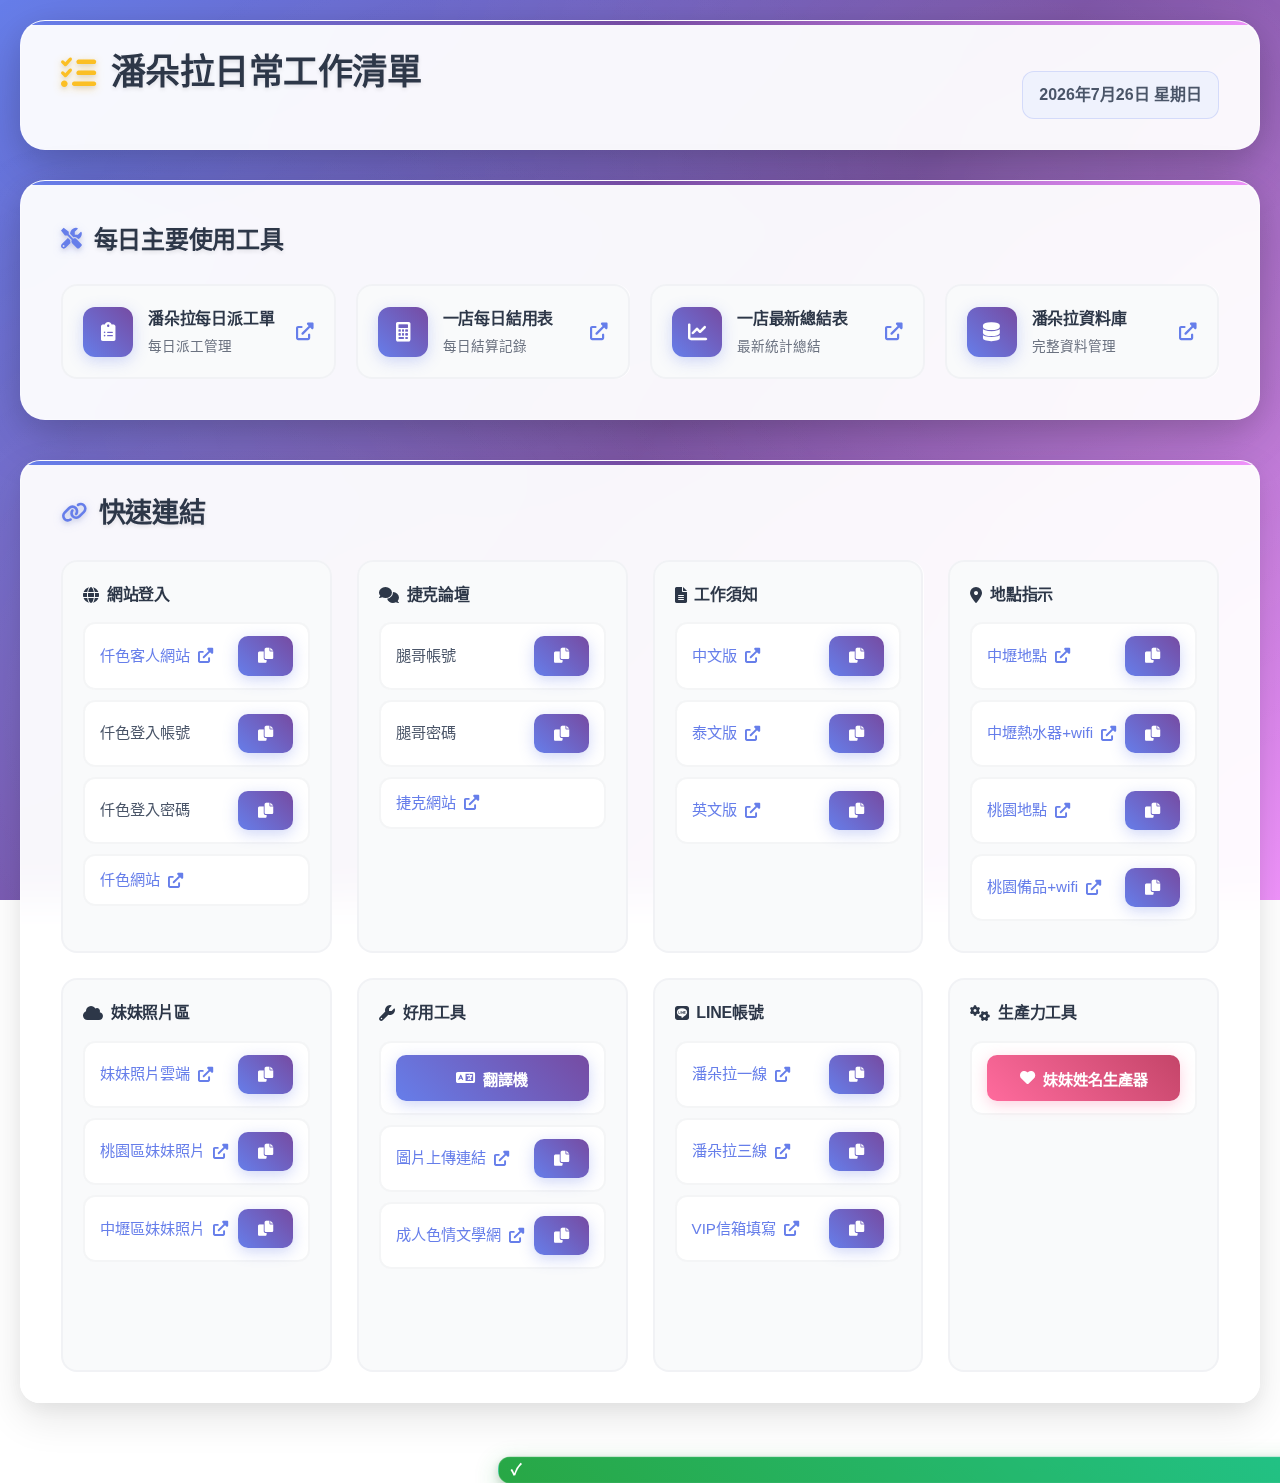
<file: index.html>
<!DOCTYPE html>
<html lang="zh-TW">
<head>
    <meta charset="UTF-8">
    <meta name="viewport" content="width=device-width, initial-scale=1.0">
    <title>潘朵拉日常工作清單</title>
    <link rel="stylesheet" href="style.css">
    <link href="https://cdnjs.cloudflare.com/ajax/libs/font-awesome/6.0.0/css/all.min.css" rel="stylesheet">
</head>
<body>
    <div class="container">
        <!-- 標題區域 -->
        <header class="header">
            <h1><i class="fas fa-tasks"></i> 潘朵拉日常工作清單</h1>
            <div class="date-info">
                <span id="current-date"></span>
            </div>
        </header>


        <!-- 主要工作區域 -->
        <main class="main-content">
            <!-- 每日主要使用工具 -->
            <section class="daily-tools">
                <h2><i class="fas fa-tools"></i> 每日主要使用工具</h2>
                <div class="tools-grid">
                    <div class="tool-item">
                        <a href="https://docs.google.com/spreadsheets/d/1xzmwMXhXHdTnKwHJx-xHIj_qmbzVig3nLH2wqwmIyGw/edit?gid=976083718#gid=976083718" target="_blank">
                            <div class="tool-icon">
                                <i class="fas fa-clipboard-list"></i>
                            </div>
                            <div class="tool-content">
                                <h3>潘朵拉每日派工單</h3>
                                <p>每日派工管理</p>
                            </div>
                            <div class="tool-action">
                                <i class="fas fa-external-link-alt"></i>
                            </div>
                        </a>
                        <button class="copy-btn" data-copy="https://docs.google.com/spreadsheets/d/1xzmwMXhXHdTnKwHJx-xHIj_qmbzVig3nLH2wqwmIyGw/edit?gid=976083718#gid=976083718"><i class="fas fa-copy"></i></button>
                    </div>
                    
                    <div class="tool-item">
                        <a href="https://docs.google.com/spreadsheets/d/1LWMJzCcFCFgJPeOFqmDBPxXltrxIz_xdAIeJwWwZAdY/edit?gid=274773069#gid=274773069" target="_blank">
                            <div class="tool-icon">
                                <i class="fas fa-calculator"></i>
                            </div>
                            <div class="tool-content">
                                <h3>一店每日結用表</h3>
                                <p>每日結算記錄</p>
                            </div>
                            <div class="tool-action">
                                <i class="fas fa-external-link-alt"></i>
                            </div>
                        </a>
                        <button class="copy-btn" data-copy="https://docs.google.com/spreadsheets/d/1LWMJzCcFCFgJPeOFqmDBPxXltrxIz_xdAIeJwWwZAdY/edit?gid=274773069#gid=274773069"><i class="fas fa-copy"></i></button>
                    </div>
                    
                    <div class="tool-item">
                        <a href="https://docs.google.com/spreadsheets/d/1O4YOg8VoOTL54ZNeOcD0jQZ5nRSJHXORv8HJQryYGP4/edit?gid=783480706#gid=783480706" target="_blank">
                            <div class="tool-icon">
                                <i class="fas fa-chart-line"></i>
                            </div>
                            <div class="tool-content">
                                <h3>一店最新總結表</h3>
                                <p>最新統計總結</p>
                            </div>
                            <div class="tool-action">
                                <i class="fas fa-external-link-alt"></i>
                            </div>
                        </a>
                        <button class="copy-btn" data-copy="https://docs.google.com/spreadsheets/d/1O4YOg8VoOTL54ZNeOcD0jQZ5nRSJHXORv8HJQryYGP4/edit?gid=783480706#gid=783480706"><i class="fas fa-copy"></i></button>
                    </div>
                    
                    <div class="tool-item">
                        <a href="https://docs.google.com/spreadsheets/d/1RnEGVuANN3sQUaDSVeDGR57vUyDKl9uxK5cbMxK1Wew/edit?gid=598563943#gid=598563943" target="_blank">
                            <div class="tool-icon">
                                <i class="fas fa-database"></i>
                            </div>
                            <div class="tool-content">
                                <h3>潘朵拉資料庫</h3>
                                <p>完整資料管理</p>
                            </div>
                            <div class="tool-action">
                                <i class="fas fa-external-link-alt"></i>
                            </div>
                        </a>
                        <button class="copy-btn" data-copy="https://docs.google.com/spreadsheets/d/1RnEGVuANN3sQUaDSVeDGR57vUyDKl9uxK5cbMxK1Wew/edit?gid=598563943#gid=598563943"><i class="fas fa-copy"></i></button>
                    </div>
                </div>
            </section>

            <!-- 快速連結區 -->
            <section class="quick-links">
                <h2><i class="fas fa-link"></i> 快速連結</h2>
                <div class="links-grid">
                    <div class="link-category">
                        <h3><i class="fas fa-globe"></i> 網站登入</h3>
                        <div class="link-item">
                            <a href="https://www.sex100.co/908154/5/4/28/1/" target="_blank">仟色客人網站 <i class="fas fa-external-link-alt"></i></a>
                            <button class="copy-btn" data-copy="https://www.sex100.co/908154/5/4/28/1/"><i class="fas fa-copy"></i></button>
                        </div>
                        <div class="link-item" data-copy="nini52063">
                            <span>仟色登入帳號</span>
                            <button class="copy-btn"><i class="fas fa-copy"></i></button>
                        </div>
                        <div class="link-item" data-copy="GTONI52063">
                            <span>仟色登入密碼</span>
                            <button class="copy-btn"><i class="fas fa-copy"></i></button>
                        </div>
                        <div class="link-item">
                            <a href="https://www.sex100.co/seller/" target="_blank">仟色網站 <i class="fas fa-external-link-alt"></i></a>
                        </div>
                    </div>

                    <div class="link-category">
                        <h3><i class="fas fa-comments"></i> 捷克論壇</h3>
                        <div class="link-item" data-copy="讓妳腿軟軟">
                            <span>腿哥帳號</span>
                            <button class="copy-btn"><i class="fas fa-copy"></i></button>
                        </div>
                        <div class="link-item" data-copy="bb456789">
                            <span>腿哥密碼</span>
                            <button class="copy-btn"><i class="fas fa-copy"></i></button>
                        </div>
                        <div class="link-item">
                            <a href="https://www.jkforum.net/forum.php" target="_blank">捷克網站 <i class="fas fa-external-link-alt"></i></a>
                        </div>
                    </div>

                    <div class="link-category">
                        <h3><i class="fas fa-file-alt"></i> 工作須知</h3>
                        <div class="link-item">
                            <a href="https://docs.google.com/document/d/1ZMhGhLC6ZjVDQ4eKnPUenULCb1aA55SfL7WTOw4Wx0c/edit?usp=sharing" target="_blank">中文版 <i class="fas fa-external-link-alt"></i></a>
                            <button class="copy-btn" data-copy="https://docs.google.com/document/d/1ZMhGhLC6ZjVDQ4eKnPUenULCb1aA55SfL7WTOw4Wx0c/edit?usp=sharing"><i class="fas fa-copy"></i></button>
                        </div>
                        <div class="link-item">
                            <a href="https://docs.google.com/document/d/115kqUrXYLlw7jk9NRGvamtLP3AnbRuXffQzQ8m6QeCc/edit?usp=sharing" target="_blank">泰文版 <i class="fas fa-external-link-alt"></i></a>
                            <button class="copy-btn" data-copy="https://docs.google.com/document/d/115kqUrXYLlw7jk9NRGvamtLP3AnbRuXffQzQ8m6QeCc/edit?usp=sharing"><i class="fas fa-copy"></i></button>
                        </div>
                        <div class="link-item">
                            <a href="https://docs.google.com/document/d/19VkeZ9QaEuAFlt7DArBNXmKMyuoLvdYDLnWnSuVq75U/edit?usp=sharing" target="_blank">英文版 <i class="fas fa-external-link-alt"></i></a>
                            <button class="copy-btn" data-copy="https://docs.google.com/document/d/19VkeZ9QaEuAFlt7DArBNXmKMyuoLvdYDLnWnSuVq75U/edit?usp=sharing"><i class="fas fa-copy"></i></button>
                        </div>
                    </div>

                    <div class="link-category">
                        <h3><i class="fas fa-map-marker-alt"></i> 地點指示</h3>
                        <div class="link-item">
                            <a href="https://portaly.cc/mke74" target="_blank">中壢地點 <i class="fas fa-external-link-alt"></i></a>
                            <button class="copy-btn" data-copy="https://portaly.cc/mke74"><i class="fas fa-copy"></i></button>
                        </div>
                        <div class="link-item">
                            <a href="https://portaly.cc/mke74/pages/4" target="_blank">中壢熱水器+wifi <i class="fas fa-external-link-alt"></i></a>
                            <button class="copy-btn" data-copy="https://portaly.cc/mke74/pages/4"><i class="fas fa-copy"></i></button>
                        </div>
                        <div class="link-item">
                            <a href="https://portaly.cc/chu2017" target="_blank">桃園地點 <i class="fas fa-external-link-alt"></i></a>
                            <button class="copy-btn" data-copy="https://portaly.cc/chu2017"><i class="fas fa-copy"></i></button>
                        </div>
                        <div class="link-item">
                            <a href="https://portaly.cc/chu2017/pages/1" target="_blank">桃園備品+wifi <i class="fas fa-external-link-alt"></i></a>
                            <button class="copy-btn" data-copy="https://portaly.cc/chu2017/pages/1"><i class="fas fa-copy"></i></button>
                        </div>
                    </div>

                    <div class="link-category">
                        <h3><i class="fas fa-cloud"></i> 妹妹照片區</h3>
                        <div class="link-item">
                            <a href="https://drive.google.com/drive/folders/1D85G-tGpfh4zZpJs12hLl7IOrsTylTLl" target="_blank">妹妹照片雲端 <i class="fas fa-external-link-alt"></i></a>
                            <button class="copy-btn" data-copy="https://drive.google.com/drive/folders/1D85G-tGpfh4zZpJs12hLl7IOrsTylTLl"><i class="fas fa-copy"></i></button>
                        </div>
                        <div class="link-item">
                            <a href="https://drive.google.com/drive/folders/1kPGYUj5EcWUI5gCZI5Y9UtaZukdYwzMF?usp=drive_link" target="_blank">桃園區妹妹照片 <i class="fas fa-external-link-alt"></i></a>
                            <button class="copy-btn" data-copy="https://drive.google.com/drive/folders/1kPGYUj5EcWUI5gCZI5Y9UtaZukdYwzMF?usp=drive_link"><i class="fas fa-copy"></i></button>
                        </div>
                        <div class="link-item">
                            <a href="https://drive.google.com/drive/folders/1QXvbP1GFb1vFIXW7GPfFwC-cOaeNiBcM?usp=drive_link" target="_blank">中壢區妹妹照片 <i class="fas fa-external-link-alt"></i></a>
                            <button class="copy-btn" data-copy="https://drive.google.com/drive/folders/1QXvbP1GFb1vFIXW7GPfFwC-cOaeNiBcM?usp=drive_link"><i class="fas fa-copy"></i></button>
                        </div>
                    </div>

                    <div class="link-category">
                        <h3><i class="fas fa-wrench"></i> 好用工具</h3>
                        <div class="link-item">
                            <button class="translator-open-btn" id="translator-open">
                                <i class="fas fa-language"></i> 翻譯機
                            </button>
                        </div>
                        <div class="link-item">
                            <a href="https://postimages.org/" target="_blank">圖片上傳連結 <i class="fas fa-external-link-alt"></i></a>
                            <button class="copy-btn" data-copy="https://postimages.org/"><i class="fas fa-copy"></i></button>
                        </div>
                        <div class="link-item">
                            <a href="https://www.xbookcn.com/" target="_blank">成人色情文學網 <i class="fas fa-external-link-alt"></i></a>
                            <button class="copy-btn" data-copy="https://www.xbookcn.com/"><i class="fas fa-copy"></i></button>
                        </div>
                    </div>

                    <div class="link-category">
                        <h3><i class="fab fa-line"></i> LINE帳號</h3>
                        <div class="link-item">
                            <a href="https://line.me/ti/p/uIhuzkYEr-" target="_blank">潘朵拉一線 <i class="fas fa-external-link-alt"></i></a>
                            <button class="copy-btn" data-copy="https://line.me/ti/p/uIhuzkYEr-"><i class="fas fa-copy"></i></button>
                        </div>
                        <div class="link-item">
                            <a href="https://line.me/ti/p/YjBJN6eNDU" target="_blank">潘朵拉三線 <i class="fas fa-external-link-alt"></i></a>
                            <button class="copy-btn" data-copy="https://line.me/ti/p/YjBJN6eNDU"><i class="fas fa-copy"></i></button>
                        </div>
                        <div class="link-item">
                            <a href="https://forms.gle/npZ1zuceP64QCeSX6" target="_blank">VIP信箱填寫 <i class="fas fa-external-link-alt"></i></a>
                            <button class="copy-btn" data-copy="https://forms.gle/npZ1zuceP64QCeSX6"><i class="fas fa-copy"></i></button>
                        </div>
                    </div>

                    <div class="link-category">
                        <h3><i class="fas fa-cogs"></i> 生產力工具</h3>
                        <div class="link-item">
                            <button class="name-generator-open-btn" id="name-generator-open">
                                <i class="fas fa-heart"></i> 妹妹姓名生產器
                            </button>
                        </div>
                    </div>
                </div>
            </section>
        </main>
    </div>

    <!-- 通知訊息 -->
    <div id="toast" class="toast"></div>

    <!-- 妹妹姓名生產器彈窗 -->
    <div id="name-generator-modal" class="name-generator-modal">
        <div class="name-generator-content">
            <div class="name-generator-header">
                <h3><i class="fas fa-heart"></i> 妹妹姓名生產器</h3>
                <button class="name-generator-close" id="name-generator-close">&times;</button>
            </div>
            <div class="name-generator-body">
                <div class="generator-settings">
                    <div class="setting-group">
                        <label>姓名風格：</label>
                        <div class="style-buttons">
                            <button class="style-btn active" data-style="cute">可愛</button>
                            <button class="style-btn" data-style="fashion">時尚</button>
                            <button class="style-btn" data-style="celebrity">明星</button>
                            <button class="style-btn" data-style="repeated">疊字</button>
                            <button class="style-btn" data-style="fruit">水果</button>
                            <button class="style-btn" data-style="tall">高挑</button>
                            <button class="style-btn" data-style="petite">嬌小</button>
                        </div>
                    </div>
                    <div class="setting-group">
                        <label>國籍風格：</label>
                        <div class="type-buttons">
                            <button class="type-btn active" data-type="taiwan">台灣</button>
                            <button class="type-btn" data-type="japan">日本</button>
                            <button class="type-btn" data-type="korea">韓國</button>
                            <button class="type-btn" data-type="western">西方</button>
                        </div>
                    </div>
                </div>
                
                <div class="generator-area">
                    <div class="generated-names">
                        <h4>生成的名字：</h4>
                        <div class="names-display" id="names-display">
                            <div class="name-item">點擊下方按鈕開始生成名字</div>
                        </div>
                    </div>
                    <div class="generator-controls">
                        <button class="generate-btn" id="generate-names">
                            <i class="fas fa-magic"></i> 生成20個名字
                        </button>
                        <button class="copy-all-btn" id="copy-all-names">
                            <i class="fas fa-copy"></i> 複製全部
                        </button>
                    </div>
                </div>
            </div>
        </div>
    </div>

    <!-- 翻譯機彈窗 -->
    <div id="translator-modal" class="translator-modal">
        <div class="translator-content">
            <div class="translator-header">
                <h3><i class="fas fa-language"></i> 翻譯機</h3>
                <button class="translator-close" id="translator-close">&times;</button>
            </div>
            <div class="translator-body">
                <div class="language-selector">
                    <div class="language-group">
                        <label>來源語言：</label>
                        <select id="source-lang">
                            <option value="zh">中文</option>
                            <option value="th">泰文</option>
                            <option value="en">英文</option>
                        </select>
                    </div>
                    <div class="language-group">
                        <label>目標語言：</label>
                        <select id="target-lang">
                            <option value="th">泰文</option>
                            <option value="zh">中文</option>
                            <option value="en">英文</option>
                        </select>
                    </div>
                </div>
                <div class="translation-area">
                    <div class="input-area">
                        <textarea id="source-text" placeholder="請輸入要翻譯的文字... (即時翻譯)"></textarea>
                        <button id="translate-btn" class="translate-btn">
                            <i class="fas fa-exchange-alt"></i> 手動翻譯
                        </button>
                    </div>
                    <div class="output-area">
                        <textarea id="target-text" placeholder="翻譯結果將顯示在這裡..." readonly></textarea>
                        <button id="copy-result" class="copy-btn">
                            <i class="fas fa-copy"></i> 複製
                        </button>
                    </div>
                </div>
                <div class="quick-translate">
                    <h4>快速翻譯：</h4>
                    <p style="color: #6b7280; font-size: 0.9rem; margin-bottom: 15px;">
                        💡 輸入文字後會自動翻譯，也可點擊下方按鈕快速切換語言
                    </p>
                    <div class="quick-buttons">
                        <button class="quick-btn" data-from="zh" data-to="th">中文→泰文</button>
                        <button class="quick-btn" data-from="th" data-to="zh">泰文→中文</button>
                        <button class="quick-btn" data-from="zh" data-to="en">中文→英文</button>
                        <button class="quick-btn" data-from="en" data-to="zh">英文→中文</button>
                    </div>
                </div>
            </div>
        </div>
    </div>

    <script src="script.js"></script>
</body>
</html>
</file>
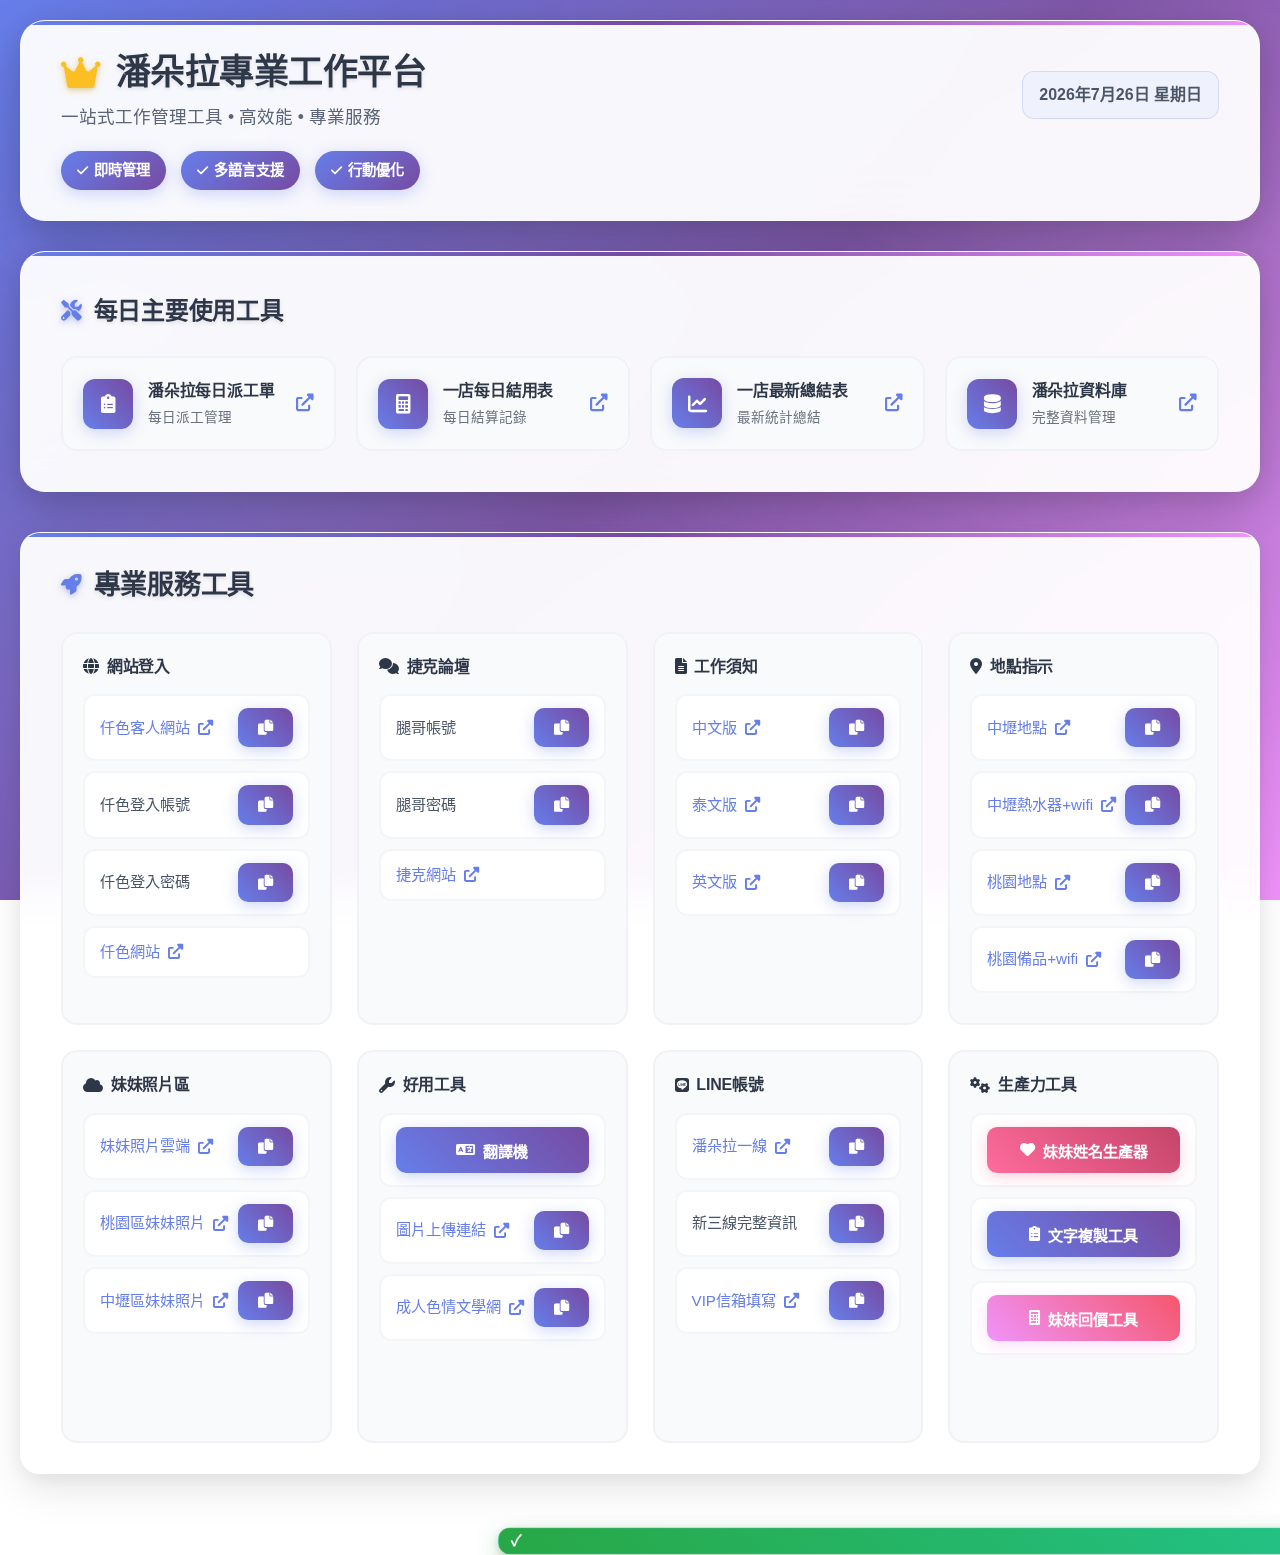
<file: index2.html>
<!DOCTYPE html>
<html lang="zh-TW">
<head>
    <meta charset="UTF-8">
    <meta name="viewport" content="width=device-width, initial-scale=1.0">
    <title>潘朵拉日常工作清單</title>
    <link rel="stylesheet" href="style.css">
    <link href="https://cdnjs.cloudflare.com/ajax/libs/font-awesome/6.0.0/css/all.min.css" rel="stylesheet">
</head>
<body>
    <div class="container">
        <!-- 標題區域 -->
        <header class="header">
            <div class="header-content">
                <h1><i class="fas fa-crown"></i> 潘朵拉專業工作平台</h1>
                <p class="header-subtitle">一站式工作管理工具 • 高效能 • 專業服務</p>
                <div class="header-features">
                    <span class="feature-tag"><i class="fas fa-check"></i> 即時管理</span>
                    <span class="feature-tag"><i class="fas fa-check"></i> 多語言支援</span>
                    <span class="feature-tag"><i class="fas fa-check"></i> 行動優化</span>
                </div>
            </div>
            <div class="date-info">
                <span id="current-date"></span>
            </div>
        </header>


        <!-- 主要工作區域 -->
        <main class="main-content">
            <!-- 每日主要使用工具 -->
            <section class="daily-tools">
                <h2><i class="fas fa-tools"></i> 每日主要使用工具</h2>
                <div class="tools-grid">
                    <div class="tool-item">
                        <a href="https://docs.google.com/spreadsheets/d/1xzmwMXhXHdTnKwHJx-xHIj_qmbzVig3nLH2wqwmIyGw/edit?gid=976083718#gid=976083718" target="_blank">
                            <div class="tool-icon">
                                <i class="fas fa-clipboard-list"></i>
                            </div>
                            <div class="tool-content">
                                <h3>潘朵拉每日派工單</h3>
                                <p>每日派工管理</p>
                            </div>
                            <div class="tool-action">
                                <i class="fas fa-external-link-alt"></i>
                            </div>
                        </a>
                        <button class="copy-btn" data-copy="https://docs.google.com/spreadsheets/d/1xzmwMXhXHdTnKwHJx-xHIj_qmbzVig3nLH2wqwmIyGw/edit?gid=976083718#gid=976083718"><i class="fas fa-copy"></i></button>
                    </div>
                    
                    <div class="tool-item">
                        <a href="https://docs.google.com/spreadsheets/d/1LWMJzCcFCFgJPeOFqmDBPxXltrxIz_xdAIeJwWwZAdY/edit?gid=274773069#gid=274773069" target="_blank">
                            <div class="tool-icon">
                                <i class="fas fa-calculator"></i>
                            </div>
                            <div class="tool-content">
                                <h3>一店每日結用表</h3>
                                <p>每日結算記錄</p>
                            </div>
                            <div class="tool-action">
                                <i class="fas fa-external-link-alt"></i>
                            </div>
                        </a>
                        <button class="copy-btn" data-copy="https://docs.google.com/spreadsheets/d/1LWMJzCcFCFgJPeOFqmDBPxXltrxIz_xdAIeJwWwZAdY/edit?gid=274773069#gid=274773069"><i class="fas fa-copy"></i></button>
                    </div>
                    
                    <div class="tool-item">
                        <a href="https://docs.google.com/spreadsheets/d/1O4YOg8VoOTL54ZNeOcD0jQZ5nRSJHXORv8HJQryYGP4/edit?gid=783480706#gid=783480706" target="_blank">
                            <div class="tool-icon">
                                <i class="fas fa-chart-line"></i>
                            </div>
                            <div class="tool-content">
                                <h3>一店最新總結表</h3>
                                <p>最新統計總結</p>
                            </div>
                            <div class="tool-action">
                                <i class="fas fa-external-link-alt"></i>
                            </div>
                        </a>
                        <button class="copy-btn" data-copy="https://docs.google.com/spreadsheets/d/1O4YOg8VoOTL54ZNeOcD0jQZ5nRSJHXORv8HJQryYGP4/edit?gid=783480706#gid=783480706"><i class="fas fa-copy"></i></button>
                    </div>
                    
                    <div class="tool-item">
                        <a href="https://docs.google.com/spreadsheets/d/1RnEGVuANN3sQUaDSVeDGR57vUyDKl9uxK5cbMxK1Wew/edit?gid=598563943#gid=598563943" target="_blank">
                            <div class="tool-icon">
                                <i class="fas fa-database"></i>
                            </div>
                            <div class="tool-content">
                                <h3>潘朵拉資料庫</h3>
                                <p>完整資料管理</p>
                            </div>
                            <div class="tool-action">
                                <i class="fas fa-external-link-alt"></i>
                            </div>
                        </a>
                        <button class="copy-btn" data-copy="https://docs.google.com/spreadsheets/d/1RnEGVuANN3sQUaDSVeDGR57vUyDKl9uxK5cbMxK1Wew/edit?gid=598563943#gid=598563943"><i class="fas fa-copy"></i></button>
                    </div>
                </div>
            </section>

            <!-- 快速連結區 -->
            <section class="quick-links">
                <h2><i class="fas fa-rocket"></i> 專業服務工具</h2>
                <div class="links-grid">
                    <div class="link-category">
                        <h3><i class="fas fa-globe"></i> 網站登入</h3>
                        <div class="link-item">
                            <a href="https://www.sex100.co/908154/5/4/28/1/" target="_blank">仟色客人網站 <i class="fas fa-external-link-alt"></i></a>
                            <button class="copy-btn" data-copy="https://www.sex100.co/908154/5/4/28/1/"><i class="fas fa-copy"></i></button>
                        </div>
                        <div class="link-item" data-copy="nini52063">
                            <span>仟色登入帳號</span>
                            <button class="copy-btn"><i class="fas fa-copy"></i></button>
                        </div>
                        <div class="link-item" data-copy="GTONI52063">
                            <span>仟色登入密碼</span>
                            <button class="copy-btn"><i class="fas fa-copy"></i></button>
                        </div>
                        <div class="link-item">
                            <a href="https://www.sex100.co/seller/" target="_blank">仟色網站 <i class="fas fa-external-link-alt"></i></a>
                        </div>
                    </div>

                    <div class="link-category">
                        <h3><i class="fas fa-comments"></i> 捷克論壇</h3>
                        <div class="link-item" data-copy="讓妳腿軟軟">
                            <span>腿哥帳號</span>
                            <button class="copy-btn"><i class="fas fa-copy"></i></button>
                        </div>
                        <div class="link-item" data-copy="bb456789">
                            <span>腿哥密碼</span>
                            <button class="copy-btn"><i class="fas fa-copy"></i></button>
                        </div>
                        <div class="link-item">
                            <a href="https://www.jkforum.net/forum.php" target="_blank">捷克網站 <i class="fas fa-external-link-alt"></i></a>
                        </div>
                    </div>

                    <div class="link-category">
                        <h3><i class="fas fa-file-alt"></i> 工作須知</h3>
                        <div class="link-item">
                            <a href="https://docs.google.com/document/d/1ZMhGhLC6ZjVDQ4eKnPUenULCb1aA55SfL7WTOw4Wx0c/edit?usp=sharing" target="_blank">中文版 <i class="fas fa-external-link-alt"></i></a>
                            <button class="copy-btn" data-copy="https://docs.google.com/document/d/1ZMhGhLC6ZjVDQ4eKnPUenULCb1aA55SfL7WTOw4Wx0c/edit?usp=sharing"><i class="fas fa-copy"></i></button>
                        </div>
                        <div class="link-item">
                            <a href="https://docs.google.com/document/d/115kqUrXYLlw7jk9NRGvamtLP3AnbRuXffQzQ8m6QeCc/edit?usp=sharing" target="_blank">泰文版 <i class="fas fa-external-link-alt"></i></a>
                            <button class="copy-btn" data-copy="https://docs.google.com/document/d/115kqUrXYLlw7jk9NRGvamtLP3AnbRuXffQzQ8m6QeCc/edit?usp=sharing"><i class="fas fa-copy"></i></button>
                        </div>
                        <div class="link-item">
                            <a href="https://docs.google.com/document/d/19VkeZ9QaEuAFlt7DArBNXmKMyuoLvdYDLnWnSuVq75U/edit?usp=sharing" target="_blank">英文版 <i class="fas fa-external-link-alt"></i></a>
                            <button class="copy-btn" data-copy="https://docs.google.com/document/d/19VkeZ9QaEuAFlt7DArBNXmKMyuoLvdYDLnWnSuVq75U/edit?usp=sharing"><i class="fas fa-copy"></i></button>
                        </div>
                    </div>

                    <div class="link-category">
                        <h3><i class="fas fa-map-marker-alt"></i> 地點指示</h3>
                        <div class="link-item">
                            <a href="https://portaly.cc/mke74" target="_blank">中壢地點 <i class="fas fa-external-link-alt"></i></a>
                            <button class="copy-btn" data-copy="https://portaly.cc/mke74"><i class="fas fa-copy"></i></button>
                        </div>
                        <div class="link-item">
                            <a href="https://portaly.cc/mke74/pages/4" target="_blank">中壢熱水器+wifi <i class="fas fa-external-link-alt"></i></a>
                            <button class="copy-btn" data-copy="https://portaly.cc/mke74/pages/4"><i class="fas fa-copy"></i></button>
                        </div>
                        <div class="link-item">
                            <a href="https://portaly.cc/chu2017" target="_blank">桃園地點 <i class="fas fa-external-link-alt"></i></a>
                            <button class="copy-btn" data-copy="https://portaly.cc/chu2017"><i class="fas fa-copy"></i></button>
                        </div>
                        <div class="link-item">
                            <a href="https://portaly.cc/chu2017/pages/1" target="_blank">桃園備品+wifi <i class="fas fa-external-link-alt"></i></a>
                            <button class="copy-btn" data-copy="https://portaly.cc/chu2017/pages/1"><i class="fas fa-copy"></i></button>
                        </div>
                    </div>

                    <div class="link-category">
                        <h3><i class="fas fa-cloud"></i> 妹妹照片區</h3>
                        <div class="link-item">
                            <a href="https://drive.google.com/drive/folders/1D85G-tGpfh4zZpJs12hLl7IOrsTylTLl" target="_blank">妹妹照片雲端 <i class="fas fa-external-link-alt"></i></a>
                            <button class="copy-btn" data-copy="https://drive.google.com/drive/folders/1D85G-tGpfh4zZpJs12hLl7IOrsTylTLl"><i class="fas fa-copy"></i></button>
                        </div>
                        <div class="link-item">
                            <a href="https://drive.google.com/drive/folders/1kPGYUj5EcWUI5gCZI5Y9UtaZukdYwzMF?usp=drive_link" target="_blank">桃園區妹妹照片 <i class="fas fa-external-link-alt"></i></a>
                            <button class="copy-btn" data-copy="https://drive.google.com/drive/folders/1kPGYUj5EcWUI5gCZI5Y9UtaZukdYwzMF?usp=drive_link"><i class="fas fa-copy"></i></button>
                        </div>
                        <div class="link-item">
                            <a href="https://drive.google.com/drive/folders/1QXvbP1GFb1vFIXW7GPfFwC-cOaeNiBcM?usp=drive_link" target="_blank">中壢區妹妹照片 <i class="fas fa-external-link-alt"></i></a>
                            <button class="copy-btn" data-copy="https://drive.google.com/drive/folders/1QXvbP1GFb1vFIXW7GPfFwC-cOaeNiBcM?usp=drive_link"><i class="fas fa-copy"></i></button>
                        </div>
                    </div>

                    <div class="link-category">
                        <h3><i class="fas fa-wrench"></i> 好用工具</h3>
                        <div class="link-item">
                            <button class="translator-open-btn" id="translator-open">
                                <i class="fas fa-language"></i> 翻譯機
                            </button>
                        </div>
                        <div class="link-item">
                            <a href="https://postimages.org/" target="_blank">圖片上傳連結 <i class="fas fa-external-link-alt"></i></a>
                            <button class="copy-btn" data-copy="https://postimages.org/"><i class="fas fa-copy"></i></button>
                        </div>
                        <div class="link-item">
                            <a href="https://www.xbookcn.com/" target="_blank">成人色情文學網 <i class="fas fa-external-link-alt"></i></a>
                            <button class="copy-btn" data-copy="https://www.xbookcn.com/"><i class="fas fa-copy"></i></button>
                        </div>
                    </div>

                    <div class="link-category">
                        <h3><i class="fab fa-line"></i> LINE帳號</h3>
                        <div class="link-item">
                            <a href="https://line.me/ti/p/uIhuzkYEr-" target="_blank">潘朵拉一線 <i class="fas fa-external-link-alt"></i></a>
                            <button class="copy-btn" data-copy="https://line.me/ti/p/uIhuzkYEr-"><i class="fas fa-copy"></i></button>
                        </div>
                        <div class="link-item" data-copy="電話：0916286274&#10;信箱號碼：sofannn888@gmail.com&#10;信箱密碼：Sky36990&#10;LINE ID：lencs888&#10;https://line.me/ti/p/kZ6JpjhRKk">
                            <span>新三線完整資訊</span>
                            <button class="copy-btn"><i class="fas fa-copy"></i></button>
                        </div>
                        <div class="link-item">
                            <a href="https://forms.gle/npZ1zuceP64QCeSX6" target="_blank">VIP信箱填寫 <i class="fas fa-external-link-alt"></i></a>
                            <button class="copy-btn" data-copy="https://forms.gle/npZ1zuceP64QCeSX6"><i class="fas fa-copy"></i></button>
                        </div>
                    </div>

                    <div class="link-category">
                        <h3><i class="fas fa-cogs"></i> 生產力工具</h3>
                        <div class="link-item">
                            <button class="name-generator-open-btn" id="name-generator-open">
                                <i class="fas fa-heart"></i> 妹妹姓名生產器
                            </button>
                        </div>
                        <div class="link-item">
                            <button class="text-copy-open-btn" id="text-copy-open">
                                <i class="fas fa-clipboard-list"></i> 文字複製工具
                            </button>
                        </div>
                        <div class="link-item">
                            <button class="pricing-tool-open-btn" id="pricing-tool-open">
                                <i class="fas fa-calculator"></i> 妹妹回價工具
                            </button>
                        </div>
                    </div>
                </div>
            </section>
        </main>
    </div>

    <!-- 通知訊息 -->
    <div id="toast" class="toast"></div>

    <!-- 妹妹姓名生產器彈窗 -->
    <div id="name-generator-modal" class="name-generator-modal">
        <div class="name-generator-content">
            <div class="name-generator-header">
                <h3><i class="fas fa-heart"></i> 妹妹姓名生產器</h3>
                <button class="name-generator-close" id="name-generator-close">&times;</button>
            </div>
            <div class="name-generator-body">
                <div class="generator-settings">
                    <div class="setting-group">
                        <label>姓名風格：</label>
                        <div class="style-buttons">
                            <button class="style-btn active" data-style="cute">可愛</button>
                            <button class="style-btn" data-style="fashion">時尚</button>
                            <button class="style-btn" data-style="celebrity">明星</button>
                            <button class="style-btn" data-style="repeated">疊字</button>
                            <button class="style-btn" data-style="fruit">水果</button>
                            <button class="style-btn" data-style="tall">高挑</button>
                            <button class="style-btn" data-style="petite">嬌小</button>
                        </div>
                    </div>
                    <div class="setting-group">
                        <label>國籍風格：</label>
                        <div class="type-buttons">
                            <button class="type-btn active" data-type="taiwan">台灣</button>
                            <button class="type-btn" data-type="japan">日本</button>
                            <button class="type-btn" data-type="korea">韓國</button>
                            <button class="type-btn" data-type="western">西方</button>
                        </div>
                    </div>
                </div>
                
                <div class="generator-area">
                    <div class="generated-names">
                        <h4>生成的名字：</h4>
                        <div class="names-display" id="names-display">
                            <div class="name-item">點擊下方按鈕開始生成名字</div>
                        </div>
                    </div>
                    <div class="generator-controls">
                        <button class="generate-btn" id="generate-names">
                            <i class="fas fa-magic"></i> 生成20個名字
                        </button>
                        <button class="copy-all-btn" id="copy-all-names">
                            <i class="fas fa-copy"></i> 複製全部
                        </button>
                    </div>
                </div>
            </div>
        </div>
    </div>

    <!-- 文字複製工具彈窗 -->
    <div id="text-copy-modal" class="text-copy-modal">
        <div class="text-copy-content">
            <div class="text-copy-header">
                <h3><i class="fas fa-clipboard-list"></i> 文字複製工具</h3>
                <button class="text-copy-close" id="text-copy-close">&times;</button>
            </div>
            <div class="text-copy-body">
                <div class="text-input-area">
                    <h4>新增文字記錄：</h4>
                    <textarea id="text-input" placeholder="請輸入要記錄的文字..."></textarea>
                    <div class="input-controls">
                        <button class="add-text-btn" id="add-text">
                            <i class="fas fa-plus"></i> 新增記錄
                        </button>
                        <button class="clear-input-btn" id="clear-input">
                            <i class="fas fa-trash"></i> 清空輸入
                        </button>
                    </div>
                </div>
                
                <div class="text-list-area">
                    <h4>重要文字：</h4>
                    <div class="text-list" id="important-text-list">
                        <div class="no-texts">尚未標記任何重要文字</div>
                    </div>
                    <div class="list-controls">
                        <button class="clear-important-btn" id="clear-important">
                            <i class="fas fa-star"></i> 清空重要
                        </button>
                    </div>
                </div>
                
                <div class="text-list-area">
                    <h4>已記錄的文字：</h4>
                    <div class="text-list" id="text-list">
                        <div class="no-texts">尚未記錄任何文字</div>
                    </div>
                    <div class="list-controls">
                        <button class="clear-all-btn" id="clear-all">
                            <i class="fas fa-trash-alt"></i> 清空全部
                        </button>
                        <button class="export-btn" id="export-texts">
                            <i class="fas fa-download"></i> 匯出文字
                        </button>
                    </div>
                </div>
                
                <div class="text-list-area">
                    <h4>常用文字：</h4>
                    <div class="text-list" id="favorite-text-list">
                        <div class="no-texts">尚未收藏任何文字</div>
                    </div>
                    <div class="list-controls">
                        <button class="clear-favorites-btn" id="clear-favorites">
                            <i class="fas fa-heart-broken"></i> 清空收藏
                        </button>
                    </div>
                </div>
            </div>
        </div>
    </div>

    <!-- 翻譯機彈窗 -->
    <div id="translator-modal" class="translator-modal">
        <div class="translator-content">
            <div class="translator-header">
                <h3><i class="fas fa-language"></i> 翻譯機</h3>
                <button class="translator-close" id="translator-close">&times;</button>
            </div>
            <div class="translator-body">
                <div class="language-selector">
                    <div class="language-group">
                        <label>來源語言：</label>
                        <select id="source-lang">
                            <option value="zh">中文</option>
                            <option value="th">泰文</option>
                            <option value="en">英文</option>
                        </select>
                    </div>
                    <div class="language-group">
                        <label>目標語言：</label>
                        <select id="target-lang">
                            <option value="th">泰文</option>
                            <option value="zh">中文</option>
                            <option value="en">英文</option>
                        </select>
                    </div>
                </div>
                <div class="translation-area">
                    <div class="input-area">
                        <textarea id="source-text" placeholder="請輸入要翻譯的文字... (即時翻譯)"></textarea>
                        <button id="translate-btn" class="translate-btn">
                            <i class="fas fa-exchange-alt"></i> 手動翻譯
                        </button>
                    </div>
                    <div class="output-area">
                        <textarea id="target-text" placeholder="翻譯結果將顯示在這裡..." readonly></textarea>
                        <button id="copy-result" class="copy-btn">
                            <i class="fas fa-copy"></i> 複製
                        </button>
                    </div>
                </div>
                <div class="quick-translate">
                    <h4>快速翻譯：</h4>
                    <p style="color: #6b7280; font-size: 0.9rem; margin-bottom: 15px;">
                        💡 輸入文字後會自動翻譯，也可點擊下方按鈕快速切換語言
                    </p>
                    <div class="quick-buttons">
                        <button class="quick-btn" data-from="zh" data-to="th">中文→泰文</button>
                        <button class="quick-btn" data-from="th" data-to="zh">泰文→中文</button>
                        <button class="quick-btn" data-from="zh" data-to="en">中文→英文</button>
                        <button class="quick-btn" data-from="en" data-to="zh">英文→中文</button>
                    </div>
                </div>
            </div>
        </div>
    </div>

    <script src="script.js"></script>
</body>
</html>
</file>
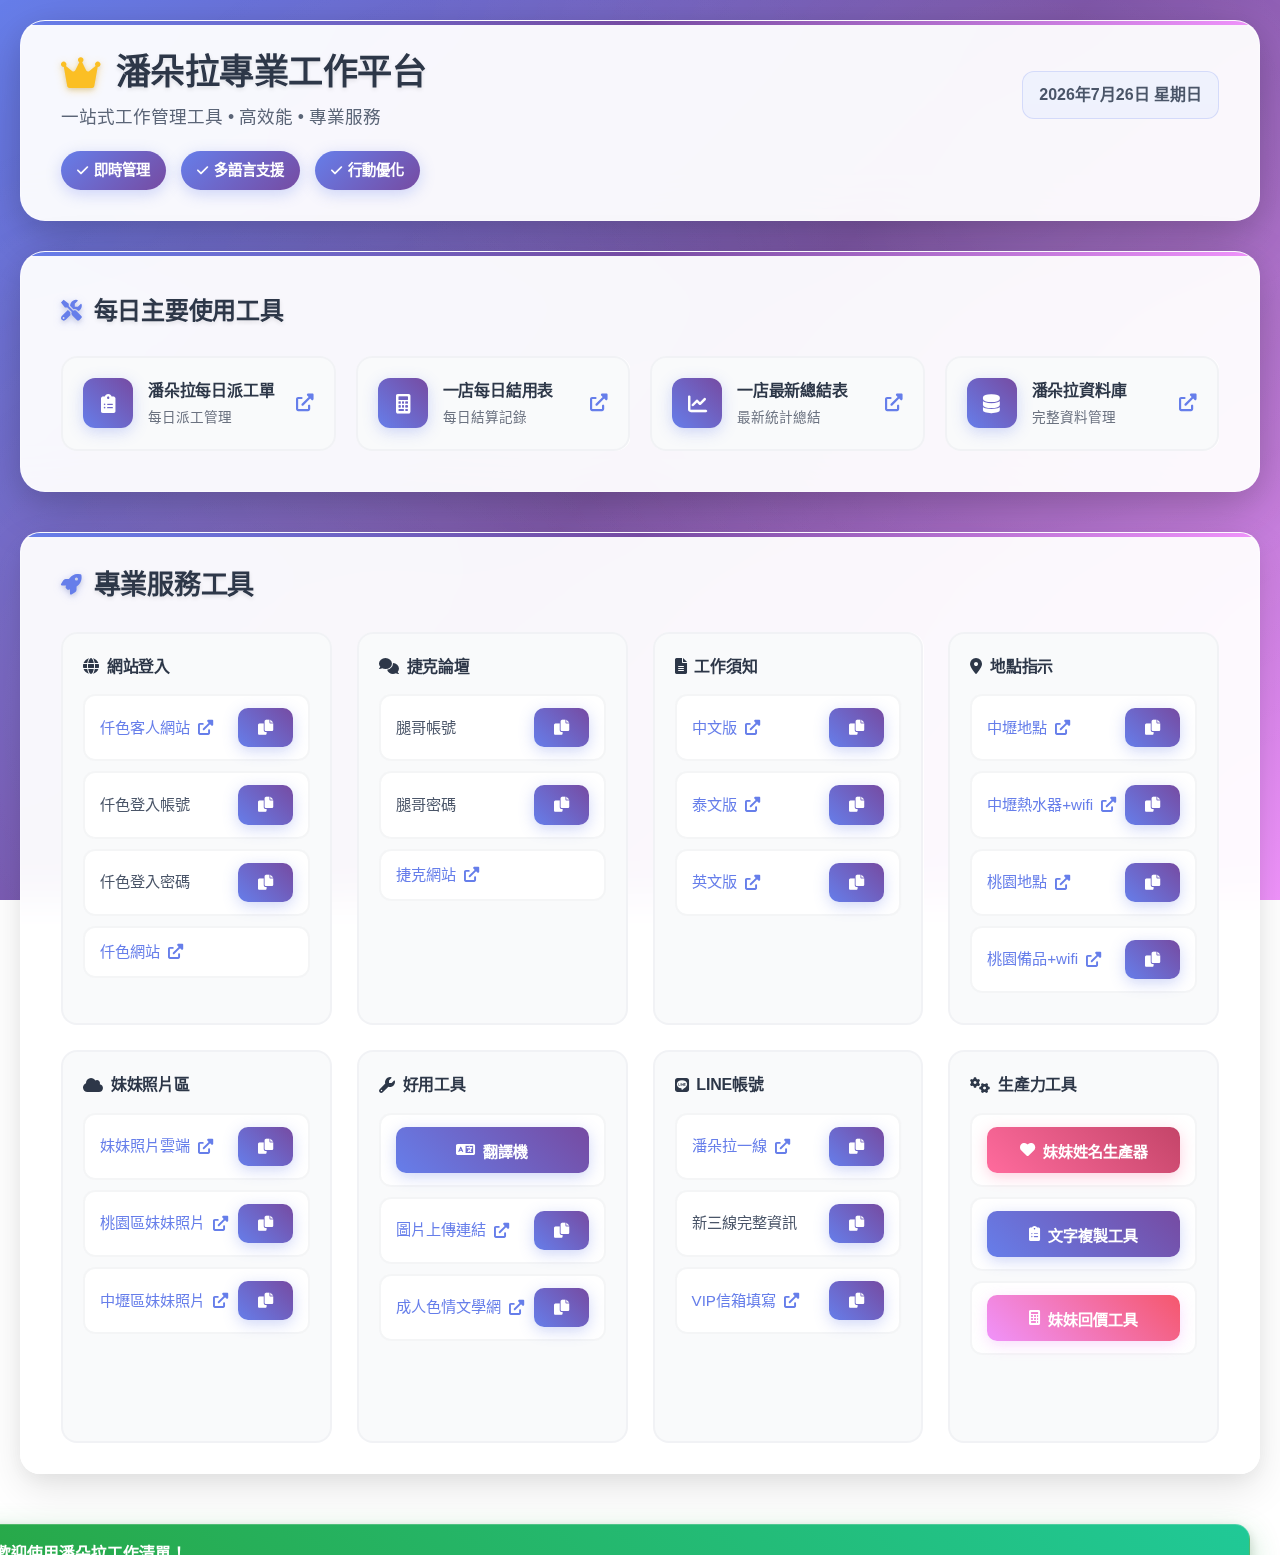
<file: new1s.html>
<!DOCTYPE html>
<html lang="zh-TW">
<head>
    <meta charset="UTF-8">
    <meta name="viewport" content="width=device-width, initial-scale=1.0">
    <title>潘朵拉日常工作清單</title>
    <link rel="stylesheet" href="style.css">
    <link href="https://cdnjs.cloudflare.com/ajax/libs/font-awesome/6.0.0/css/all.min.css" rel="stylesheet">
</head>
<body>
    <div class="container">
        <!-- 標題區域 -->
        <header class="header">
            <div class="header-content">
                <h1><i class="fas fa-crown"></i> 潘朵拉專業工作平台</h1>
                <p class="header-subtitle">一站式工作管理工具 • 高效能 • 專業服務</p>
                <div class="header-features">
                    <span class="feature-tag"><i class="fas fa-check"></i> 即時管理</span>
                    <span class="feature-tag"><i class="fas fa-check"></i> 多語言支援</span>
                    <span class="feature-tag"><i class="fas fa-check"></i> 行動優化</span>
                </div>
            </div>
            <div class="date-info">
                <span id="current-date"></span>
            </div>
        </header>


        <!-- 主要工作區域 -->
        <main class="main-content">
            <!-- 每日主要使用工具 -->
            <section class="daily-tools">
                <h2><i class="fas fa-tools"></i> 每日主要使用工具</h2>
                <div class="tools-grid">
                    <div class="tool-item">
                        <a href="https://docs.google.com/spreadsheets/d/1Qgp2PwO35z8tYxWy_PoZhsrwVAa34rtPB34ThRRMzuw/edit?gid=976083718#gid=976083718" target="_blank">
                            <div class="tool-icon">
                                <i class="fas fa-clipboard-list"></i>
                            </div>
                            <div class="tool-content">
                                <h3>潘朵拉每日派工單</h3>
                                <p>每日派工管理</p>
                            </div>
                            <div class="tool-action">
                                <i class="fas fa-external-link-alt"></i>
                            </div>
                        </a>
                        <button class="copy-btn" data-copy="https://docs.google.com/spreadsheets/d/1Qgp2PwO35z8tYxWy_PoZhsrwVAa34rtPB34ThRRMzuw/edit?gid=976083718#gid=976083718"><i class="fas fa-copy"></i></button>
                    </div>
                    
                    <div class="tool-item">
                        <a href="https://docs.google.com/spreadsheets/d/1Cuv1MmMBR0TdR_tMp6cRbeqev0YGYXdzDXA--Z0Oztc/edit?gid=1866753122#gid=1866753122" target="_blank">
                            <div class="tool-icon">
                                <i class="fas fa-calculator"></i>
                            </div>
                            <div class="tool-content">
                                <h3>一店每日結用表</h3>
                                <p>每日結算記錄</p>
                            </div>
                            <div class="tool-action">
                                <i class="fas fa-external-link-alt"></i>
                            </div>
                        </a>
                        <button class="copy-btn" data-copy="https://docs.google.com/spreadsheets/d/1Cuv1MmMBR0TdR_tMp6cRbeqev0YGYXdzDXA--Z0Oztc/edit?gid=1866753122#gid=1866753122"><i class="fas fa-copy"></i></button>
                    </div>
                    
                    <div class="tool-item">
                        <a href="https://docs.google.com/spreadsheets/d/10bJCawYqR0w4EYu_5fxS-2kCcjBa-oI2SFGuS-FzQFg/edit?gid=1285186731#gid=1285186731" target="_blank">
                            <div class="tool-icon">
                                <i class="fas fa-chart-line"></i>
                            </div>
                            <div class="tool-content">
                                <h3>一店最新總結表</h3>
                                <p>最新統計總結</p>
                            </div>
                            <div class="tool-action">
                                <i class="fas fa-external-link-alt"></i>
                            </div>
                        </a>
                        <button class="copy-btn" data-copy="https://docs.google.com/spreadsheets/d/10bJCawYqR0w4EYu_5fxS-2kCcjBa-oI2SFGuS-FzQFg/edit?gid=1285186731#gid=1285186731"><i class="fas fa-copy"></i></button>
                    </div>
                    
                    <div class="tool-item">
                        <a href="https://docs.google.com/spreadsheets/d/1RnEGVuANN3sQUaDSVeDGR57vUyDKl9uxK5cbMxK1Wew/edit?gid=598563943#gid=598563943" target="_blank">
                            <div class="tool-icon">
                                <i class="fas fa-database"></i>
                            </div>
                            <div class="tool-content">
                                <h3>潘朵拉資料庫</h3>
                                <p>完整資料管理</p>
                            </div>
                            <div class="tool-action">
                                <i class="fas fa-external-link-alt"></i>
                            </div>
                        </a>
                        <button class="copy-btn" data-copy="https://docs.google.com/spreadsheets/d/1RnEGVuANN3sQUaDSVeDGR57vUyDKl9uxK5cbMxK1Wew/edit?gid=598563943#gid=598563943"><i class="fas fa-copy"></i></button>
                    </div>
                </div>
            </section>

            <!-- 快速連結區 -->
            <section class="quick-links">
                <h2><i class="fas fa-rocket"></i> 專業服務工具</h2>
                <div class="links-grid">
                    <div class="link-category">
                        <h3><i class="fas fa-globe"></i> 網站登入</h3>
                        <div class="link-item">
                            <a href="https://www.sex100.co/908154/5/4/28/1/" target="_blank">仟色客人網站 <i class="fas fa-external-link-alt"></i></a>
                            <button class="copy-btn" data-copy="https://www.sex100.co/908154/5/4/28/1/"><i class="fas fa-copy"></i></button>
                        </div>
                        <div class="link-item" data-copy="nini52063">
                            <span>仟色登入帳號</span>
                            <button class="copy-btn"><i class="fas fa-copy"></i></button>
                        </div>
                        <div class="link-item" data-copy="GTONI52063">
                            <span>仟色登入密碼</span>
                            <button class="copy-btn"><i class="fas fa-copy"></i></button>
                        </div>
                        <div class="link-item">
                            <a href="https://www.sex100.co/seller/" target="_blank">仟色網站 <i class="fas fa-external-link-alt"></i></a>
                        </div>
                    </div>

                    <div class="link-category">
                        <h3><i class="fas fa-comments"></i> 捷克論壇</h3>
                        <div class="link-item" data-copy="讓妳腿軟軟">
                            <span>腿哥帳號</span>
                            <button class="copy-btn"><i class="fas fa-copy"></i></button>
                        </div>
                        <div class="link-item" data-copy="bb456789">
                            <span>腿哥密碼</span>
                            <button class="copy-btn"><i class="fas fa-copy"></i></button>
                        </div>
                        <div class="link-item">
                            <a href="https://www.jkforum.net/forum.php" target="_blank">捷克網站 <i class="fas fa-external-link-alt"></i></a>
                        </div>
                    </div>

                    <div class="link-category">
                        <h3><i class="fas fa-file-alt"></i> 工作須知</h3>
                        <div class="link-item">
                            <a href="https://docs.google.com/document/d/1ZMhGhLC6ZjVDQ4eKnPUenULCb1aA55SfL7WTOw4Wx0c/edit?usp=sharing" target="_blank">中文版 <i class="fas fa-external-link-alt"></i></a>
                            <button class="copy-btn" data-copy="https://docs.google.com/document/d/1ZMhGhLC6ZjVDQ4eKnPUenULCb1aA55SfL7WTOw4Wx0c/edit?usp=sharing"><i class="fas fa-copy"></i></button>
                        </div>
                        <div class="link-item">
                            <a href="https://docs.google.com/document/d/115kqUrXYLlw7jk9NRGvamtLP3AnbRuXffQzQ8m6QeCc/edit?usp=sharing" target="_blank">泰文版 <i class="fas fa-external-link-alt"></i></a>
                            <button class="copy-btn" data-copy="https://docs.google.com/document/d/115kqUrXYLlw7jk9NRGvamtLP3AnbRuXffQzQ8m6QeCc/edit?usp=sharing"><i class="fas fa-copy"></i></button>
                        </div>
                        <div class="link-item">
                            <a href="https://docs.google.com/document/d/19VkeZ9QaEuAFlt7DArBNXmKMyuoLvdYDLnWnSuVq75U/edit?usp=sharing" target="_blank">英文版 <i class="fas fa-external-link-alt"></i></a>
                            <button class="copy-btn" data-copy="https://docs.google.com/document/d/19VkeZ9QaEuAFlt7DArBNXmKMyuoLvdYDLnWnSuVq75U/edit?usp=sharing"><i class="fas fa-copy"></i></button>
                        </div>
                    </div>

                    <div class="link-category">
                        <h3><i class="fas fa-map-marker-alt"></i> 地點指示</h3>
                        <div class="link-item">
                            <a href="https://portaly.cc/mke74" target="_blank">中壢地點 <i class="fas fa-external-link-alt"></i></a>
                            <button class="copy-btn" data-copy="https://portaly.cc/mke74"><i class="fas fa-copy"></i></button>
                        </div>
                        <div class="link-item">
                            <a href="https://portaly.cc/mke74/pages/4" target="_blank">中壢熱水器+wifi <i class="fas fa-external-link-alt"></i></a>
                            <button class="copy-btn" data-copy="https://portaly.cc/mke74/pages/4"><i class="fas fa-copy"></i></button>
                        </div>
                        <div class="link-item">
                            <a href="https://portaly.cc/chu2017" target="_blank">桃園地點 <i class="fas fa-external-link-alt"></i></a>
                            <button class="copy-btn" data-copy="https://portaly.cc/chu2017"><i class="fas fa-copy"></i></button>
                        </div>
                        <div class="link-item">
                            <a href="https://portaly.cc/chu2017/pages/1" target="_blank">桃園備品+wifi <i class="fas fa-external-link-alt"></i></a>
                            <button class="copy-btn" data-copy="https://portaly.cc/chu2017/pages/1"><i class="fas fa-copy"></i></button>
                        </div>
                    </div>

                    <div class="link-category">
                        <h3><i class="fas fa-cloud"></i> 妹妹照片區</h3>
                        <div class="link-item">
                            <a href="https://drive.google.com/drive/folders/1D85G-tGpfh4zZpJs12hLl7IOrsTylTLl" target="_blank">妹妹照片雲端 <i class="fas fa-external-link-alt"></i></a>
                            <button class="copy-btn" data-copy="https://drive.google.com/drive/folders/1D85G-tGpfh4zZpJs12hLl7IOrsTylTLl"><i class="fas fa-copy"></i></button>
                        </div>
                        <div class="link-item">
                            <a href="https://drive.google.com/drive/folders/1kPGYUj5EcWUI5gCZI5Y9UtaZukdYwzMF?usp=drive_link" target="_blank">桃園區妹妹照片 <i class="fas fa-external-link-alt"></i></a>
                            <button class="copy-btn" data-copy="https://drive.google.com/drive/folders/1kPGYUj5EcWUI5gCZI5Y9UtaZukdYwzMF?usp=drive_link"><i class="fas fa-copy"></i></button>
                        </div>
                        <div class="link-item">
                            <a href="https://drive.google.com/drive/folders/1QXvbP1GFb1vFIXW7GPfFwC-cOaeNiBcM?usp=drive_link" target="_blank">中壢區妹妹照片 <i class="fas fa-external-link-alt"></i></a>
                            <button class="copy-btn" data-copy="https://drive.google.com/drive/folders/1QXvbP1GFb1vFIXW7GPfFwC-cOaeNiBcM?usp=drive_link"><i class="fas fa-copy"></i></button>
                        </div>
                    </div>

                    <div class="link-category">
                        <h3><i class="fas fa-wrench"></i> 好用工具</h3>
                        <div class="link-item">
                            <button class="translator-open-btn" id="translator-open">
                                <i class="fas fa-language"></i> 翻譯機
                            </button>
                        </div>
                        <div class="link-item">
                            <a href="https://postimages.org/" target="_blank">圖片上傳連結 <i class="fas fa-external-link-alt"></i></a>
                            <button class="copy-btn" data-copy="https://postimages.org/"><i class="fas fa-copy"></i></button>
                        </div>
                        <div class="link-item">
                            <a href="https://www.xbookcn.com/" target="_blank">成人色情文學網 <i class="fas fa-external-link-alt"></i></a>
                            <button class="copy-btn" data-copy="https://www.xbookcn.com/"><i class="fas fa-copy"></i></button>
                        </div>
                    </div>

                    <div class="link-category">
                        <h3><i class="fab fa-line"></i> LINE帳號</h3>
                        <div class="link-item">
                            <a href="https://line.me/ti/p/uIhuzkYEr-" target="_blank">潘朵拉一線 <i class="fas fa-external-link-alt"></i></a>
                            <button class="copy-btn" data-copy="https://line.me/ti/p/uIhuzkYEr-"><i class="fas fa-copy"></i></button>
                        </div>
                        <div class="link-item" data-copy="電話：0916286274&#10;信箱號碼：sofannn888@gmail.com&#10;信箱密碼：Sky36990&#10;LINE ID：lencs888&#10;https://line.me/ti/p/kZ6JpjhRKk">
                            <span>新三線完整資訊</span>
                            <button class="copy-btn"><i class="fas fa-copy"></i></button>
                        </div>
                        <div class="link-item">
                            <a href="https://forms.gle/npZ1zuceP64QCeSX6" target="_blank">VIP信箱填寫 <i class="fas fa-external-link-alt"></i></a>
                            <button class="copy-btn" data-copy="https://forms.gle/npZ1zuceP64QCeSX6"><i class="fas fa-copy"></i></button>
                        </div>
                    </div>

                    <div class="link-category">
                        <h3><i class="fas fa-cogs"></i> 生產力工具</h3>
                        <div class="link-item">
                            <button class="name-generator-open-btn" id="name-generator-open">
                                <i class="fas fa-heart"></i> 妹妹姓名生產器
                            </button>
                        </div>
                        <div class="link-item">
                            <button class="text-copy-open-btn" id="text-copy-open">
                                <i class="fas fa-clipboard-list"></i> 文字複製工具
                            </button>
                        </div>
                        <div class="link-item">
                            <button class="pricing-tool-open-btn" id="pricing-tool-open">
                                <i class="fas fa-calculator"></i> 妹妹回價工具
                            </button>
                        </div>
                    </div>
                </div>
            </section>
        </main>
    </div>

    <!-- 通知訊息 -->
    <div id="toast" class="toast"></div>

    <!-- 妹妹姓名生產器彈窗 -->
    <div id="name-generator-modal" class="name-generator-modal">
        <div class="name-generator-content">
            <div class="name-generator-header">
                <h3><i class="fas fa-heart"></i> 妹妹姓名生產器</h3>
                <button class="name-generator-close" id="name-generator-close">&times;</button>
            </div>
            <div class="name-generator-body">
                <div class="generator-settings">
                    <div class="setting-group">
                        <label>姓名風格：</label>
                        <div class="style-buttons">
                            <button class="style-btn active" data-style="cute">可愛</button>
                            <button class="style-btn" data-style="fashion">時尚</button>
                            <button class="style-btn" data-style="celebrity">明星</button>
                            <button class="style-btn" data-style="repeated">疊字</button>
                            <button class="style-btn" data-style="fruit">水果</button>
                            <button class="style-btn" data-style="tall">高挑</button>
                            <button class="style-btn" data-style="petite">嬌小</button>
                        </div>
                    </div>
                    <div class="setting-group">
                        <label>國籍風格：</label>
                        <div class="type-buttons">
                            <button class="type-btn active" data-type="taiwan">台灣</button>
                            <button class="type-btn" data-type="japan">日本</button>
                            <button class="type-btn" data-type="korea">韓國</button>
                            <button class="type-btn" data-type="western">西方</button>
                        </div>
                    </div>
                </div>
                
                <div class="generator-area">
                    <div class="generated-names">
                        <h4>生成的名字：</h4>
                        <div class="names-display" id="names-display">
                            <div class="name-item">點擊下方按鈕開始生成名字</div>
                        </div>
                    </div>
                    <div class="generator-controls">
                        <button class="generate-btn" id="generate-names">
                            <i class="fas fa-magic"></i> 生成20個名字
                        </button>
                        <button class="copy-all-btn" id="copy-all-names">
                            <i class="fas fa-copy"></i> 複製全部
                        </button>
                    </div>
                </div>
            </div>
        </div>
    </div>

    <!-- 文字複製工具彈窗 -->
    <div id="text-copy-modal" class="text-copy-modal">
        <div class="text-copy-content">
            <div class="text-copy-header">
                <h3><i class="fas fa-clipboard-list"></i> 文字複製工具</h3>
                <button class="text-copy-close" id="text-copy-close">&times;</button>
            </div>
            <div class="text-copy-body">
                <div class="text-input-area">
                    <h4>新增文字記錄：</h4>
                    <textarea id="text-input" placeholder="請輸入要記錄的文字..."></textarea>
                    <div class="input-controls">
                        <button class="add-text-btn" id="add-text">
                            <i class="fas fa-plus"></i> 新增記錄
                        </button>
                        <button class="clear-input-btn" id="clear-input">
                            <i class="fas fa-trash"></i> 清空輸入
                        </button>
                    </div>
                </div>
                
                <div class="text-list-area">
                    <h4>重要文字：</h4>
                    <div class="text-list" id="important-text-list">
                        <div class="no-texts">尚未標記任何重要文字</div>
                    </div>
                    <div class="list-controls">
                        <button class="clear-important-btn" id="clear-important">
                            <i class="fas fa-star"></i> 清空重要
                        </button>
                    </div>
                </div>
                
                <div class="text-list-area">
                    <h4>已記錄的文字：</h4>
                    <div class="text-list" id="text-list">
                        <div class="no-texts">尚未記錄任何文字</div>
                    </div>
                    <div class="list-controls">
                        <button class="clear-all-btn" id="clear-all">
                            <i class="fas fa-trash-alt"></i> 清空全部
                        </button>
                        <button class="export-btn" id="export-texts">
                            <i class="fas fa-download"></i> 匯出文字
                        </button>
                    </div>
                </div>
                
                <div class="text-list-area">
                    <h4>常用文字：</h4>
                    <div class="text-list" id="favorite-text-list">
                        <div class="no-texts">尚未收藏任何文字</div>
                    </div>
                    <div class="list-controls">
                        <button class="clear-favorites-btn" id="clear-favorites">
                            <i class="fas fa-heart-broken"></i> 清空收藏
                        </button>
                    </div>
                </div>
            </div>
        </div>
    </div>

    <!-- 翻譯機彈窗 -->
    <div id="translator-modal" class="translator-modal">
        <div class="translator-content">
            <div class="translator-header">
                <h3><i class="fas fa-language"></i> 翻譯機</h3>
                <button class="translator-close" id="translator-close">&times;</button>
            </div>
            <div class="translator-body">
                <div class="language-selector">
                    <div class="language-group">
                        <label>來源語言：</label>
                        <select id="source-lang">
                            <option value="zh">中文</option>
                            <option value="th">泰文</option>
                            <option value="en">英文</option>
                        </select>
                    </div>
                    <div class="language-group">
                        <label>目標語言：</label>
                        <select id="target-lang">
                            <option value="th">泰文</option>
                            <option value="zh">中文</option>
                            <option value="en">英文</option>
                        </select>
                    </div>
                </div>
                <div class="translation-area">
                    <div class="input-area">
                        <textarea id="source-text" placeholder="請輸入要翻譯的文字... (即時翻譯)"></textarea>
                        <button id="translate-btn" class="translate-btn">
                            <i class="fas fa-exchange-alt"></i> 手動翻譯
                        </button>
                    </div>
                    <div class="output-area">
                        <textarea id="target-text" placeholder="翻譯結果將顯示在這裡..." readonly></textarea>
                        <button id="copy-result" class="copy-btn">
                            <i class="fas fa-copy"></i> 複製
                        </button>
                    </div>
                </div>
                <div class="quick-translate">
                    <h4>快速翻譯：</h4>
                    <p style="color: #6b7280; font-size: 0.9rem; margin-bottom: 15px;">
                        💡 輸入文字後會自動翻譯，也可點擊下方按鈕快速切換語言
                    </p>
                    <div class="quick-buttons">
                        <button class="quick-btn" data-from="zh" data-to="th">中文→泰文</button>
                        <button class="quick-btn" data-from="th" data-to="zh">泰文→中文</button>
                        <button class="quick-btn" data-from="zh" data-to="en">中文→英文</button>
                        <button class="quick-btn" data-from="en" data-to="zh">英文→中文</button>
                    </div>
                </div>
            </div>
        </div>
    </div>

    <script src="script.js"></script>
</body>
</html>
</file>
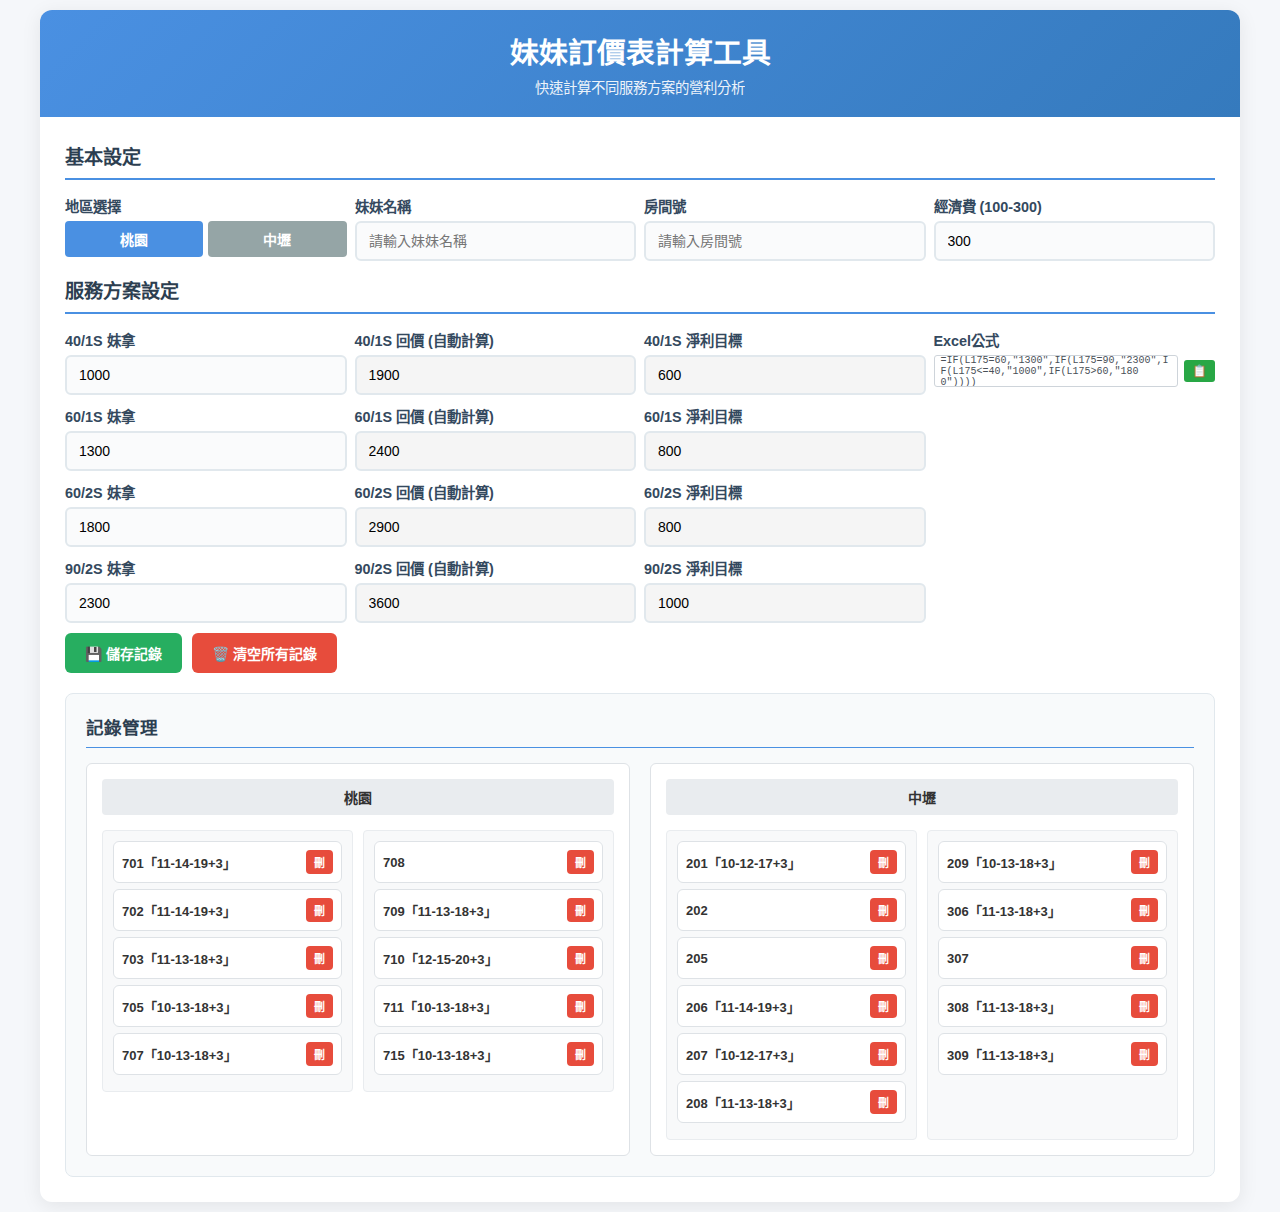
<file: pricing_tool.html>
<!DOCTYPE html>
<html lang="zh-TW">
<head>
    <meta charset="UTF-8">
    <meta name="viewport" content="width=device-width, initial-scale=1.0">
    <title>妹妹訂價表計算工具</title>
    <style>
        * {
            margin: 0;
            padding: 0;
            box-sizing: border-box;
        }

        body {
            font-family: 'Microsoft JhengHei', Arial, sans-serif;
            background: #f5f7fa;
            min-height: 100vh;
            padding: 10px;
        }

        .container {
            max-width: 1200px;
            margin: 0 auto;
            background: white;
            border-radius: 12px;
            box-shadow: 0 4px 20px rgba(0,0,0,0.08);
            overflow: hidden;
        }

        .header {
            background: linear-gradient(135deg, #4a90e2, #357abd);
            color: white;
            padding: 20px;
            text-align: center;
        }

        .header h1 {
            font-size: 1.8em;
            margin-bottom: 5px;
            font-weight: 600;
        }

        .header p {
            font-size: 0.9em;
            opacity: 0.9;
        }

        .content {
            padding: 25px;
        }

        .input-section {
            margin-bottom: 15px;
        }

        .input-section h2 {
            color: #2c3e50;
            margin-bottom: 15px;
            font-size: 1.2em;
            border-bottom: 2px solid #4a90e2;
            padding-bottom: 8px;
            font-weight: 600;
        }

        .input-group {
            display: grid;
            grid-template-columns: repeat(4, 1fr);
            gap: 8px;
            margin-bottom: 10px;
        }

        .input-item {
            display: flex;
            flex-direction: column;
        }

        .input-item label {
            font-weight: 600;
            margin-bottom: 5px;
            color: #34495e;
            font-size: 0.9em;
        }

        .input-item input {
            padding: 8px 12px;
            border: 2px solid #e1e8ed;
            border-radius: 6px;
            font-size: 14px;
            transition: all 0.3s;
            height: 40px;
            box-sizing: border-box;
            background: #fafbfc;
        }

        .input-item input:focus {
            outline: none;
            border-color: #4a90e2;
            background: white;
            box-shadow: 0 0 0 3px rgba(74, 144, 226, 0.1);
        }



        .excel-formula-section {
            background: #f8f9fa;
            border: 2px solid #e9ecef;
            border-radius: 8px;
            padding: 15px;
            margin-top: 15px;
        }

        .excel-formula-section h3 {
            color: #333;
            margin-bottom: 10px;
            font-size: 1.1em;
            border-bottom: 1px solid #dee2e6;
            padding-bottom: 5px;
        }

        .formula-display {
            display: flex;
            align-items: center;
            gap: 10px;
            margin-bottom: 10px;
        }

        .formula-text {
            background: #fff;
            border: 1px solid #ced4da;
            border-radius: 4px;
            padding: 8px 12px;
            font-family: 'Courier New', monospace;
            font-size: 14px;
            color: #495057;
            flex: 1;
            word-break: break-all;
        }

        .copy-btn {
            background: #28a745;
            color: white;
            border: none;
            padding: 8px 15px;
            border-radius: 4px;
            cursor: pointer;
            font-size: 14px;
            transition: background-color 0.3s;
            white-space: nowrap;
        }

        .copy-btn:hover {
            background: #218838;
        }

        .copy-btn:active {
            background: #1e7e34;
        }

        .copy-status {
            font-size: 12px;
            color: #28a745;
            text-align: center;
            min-height: 16px;
        }

        .formula-display-inline {
            display: flex;
            align-items: center;
            gap: 6px;
        }

        .formula-text-inline {
            background: #fff;
            border: 1px solid #ced4da;
            border-radius: 3px;
            padding: 4px 6px;
            font-family: 'Courier New', monospace;
            font-size: 10px;
            color: #495057;
            word-break: break-all;
            flex: 1;
            height: 32px;
            display: flex;
            align-items: center;
            overflow: hidden;
        }

        .copy-btn-inline {
            background: #28a745;
            color: white;
            border: none;
            padding: 4px 8px;
            border-radius: 3px;
            cursor: pointer;
            font-size: 12px;
            transition: background-color 0.3s;
            white-space: nowrap;
        }

        .copy-btn-inline:hover {
            background: #218838;
        }

        .records-section {
            background: #f8fafb;
            border: 1px solid #e1e8ed;
            border-radius: 8px;
            padding: 20px;
            margin-top: 20px;
        }

        .records-section h3 {
            color: #2c3e50;
            margin-bottom: 15px;
            font-size: 1.1em;
            border-bottom: 1px solid #4a90e2;
            padding-bottom: 8px;
            font-weight: 600;
        }

        .save-section {
            display: flex;
            gap: 10px;
            margin-bottom: 15px;
        }

        .save-btn {
            background: #27ae60;
            color: white;
            border: none;
            padding: 10px 20px;
            border-radius: 6px;
            cursor: pointer;
            font-size: 14px;
            font-weight: 600;
            transition: all 0.3s;
        }

        .save-btn:hover {
            background: #219a52;
            transform: translateY(-1px);
        }

        .clear-btn {
            background: #e74c3c;
            color: white;
            border: none;
            padding: 10px 20px;
            border-radius: 6px;
            cursor: pointer;
            font-size: 14px;
            font-weight: 600;
            transition: all 0.3s;
        }

        .clear-btn:hover {
            background: #c0392b;
            transform: translateY(-1px);
        }

        .records-list {
            max-height: 300px;
            overflow-y: auto;
        }

        .record-item {
            background: white;
            border: 1px solid #dee2e6;
            border-radius: 6px;
            padding: 8px;
            margin-bottom: 6px;
            display: flex;
            justify-content: space-between;
            align-items: center;
        }

        .record-info {
            flex: 1;
        }

        .record-title {
            font-weight: bold;
            color: #333;
            font-size: 13px;
        }

        .record-actions {
            display: flex;
            gap: 5px;
        }

        .delete-btn {
            background: #e74c3c;
            color: white;
            border: none;
            padding: 4px 8px;
            border-radius: 4px;
            cursor: pointer;
            font-size: 11px;
            font-weight: 600;
            transition: all 0.3s;
        }

        .delete-btn:hover {
            background: #c82333;
        }

        .no-records {
            text-align: center;
            color: #666;
            font-style: italic;
            padding: 20px;
        }

        .location-buttons {
            display: flex;
            gap: 5px;
        }

        .location-btn {
            flex: 1;
            padding: 8px 12px;
            border: none;
            border-radius: 4px;
            cursor: pointer;
            font-size: 14px;
            font-weight: bold;
            color: white;
            transition: all 0.3s;
        }

        .location-btn {
            background: #95a5a6;
            color: white;
        }

        .location-btn.active {
            background: #4a90e2;
        }

        .location-btn:hover {
            opacity: 0.8;
        }

        .location-group {
            margin-bottom: 20px;
        }

        .records-four-columns {
            display: grid;
            grid-template-columns: 1fr 1fr;
            gap: 20px;
        }

        .location-section {
            background: white;
            border: 1px solid #dee2e6;
            border-radius: 6px;
            padding: 15px;
        }

        .location-section h4 {
            color: #333;
            margin-bottom: 15px;
            padding: 8px 12px;
            background: #e9ecef;
            border-radius: 4px;
            font-size: 14px;
            font-weight: bold;
            text-align: center;
        }

        .location-two-columns {
            display: grid;
            grid-template-columns: 1fr 1fr;
            gap: 10px;
        }

        .records-column {
            background: #f8f9fa;
            border: 1px solid #e9ecef;
            border-radius: 4px;
            padding: 10px;
        }

        .records-column .records-list {
            max-height: 400px;
            overflow-y: auto;
        }

        @media (max-width: 768px) {
            .container {
                margin: 5px;
            }
            
            .content {
                padding: 15px;
            }
            
            .input-group {
                grid-template-columns: 1fr;
                gap: 8px;
            }
            
            .input-item label {
                font-size: 0.8em;
            }
            
            .records-four-columns {
                grid-template-columns: 1fr;
                gap: 15px;
            }
            
            .location-two-columns {
                grid-template-columns: 1fr;
                gap: 10px;
            }
            
        }
    </style>
</head>
<body>
    <div class="container">
        <div class="header">
            <h1>妹妹訂價表計算工具</h1>
            <p>快速計算不同服務方案的營利分析</p>
        </div>
        
        <div class="content">
            <div class="input-section">
                <h2>基本設定</h2>
                <div class="input-group">
                    <div class="input-item">
                        <label>地區選擇</label>
                        <div class="location-buttons">
                            <button class="location-btn active" id="taoyuanBtn" onclick="selectLocation('taoyuan')">桃園</button>
                            <button class="location-btn" id="zhongliBtn" onclick="selectLocation('zhongli')">中壢</button>
                        </div>
                    </div>
                    <div class="input-item">
                        <label for="sisterName">妹妹名稱</label>
                        <input type="text" id="sisterName" placeholder="請輸入妹妹名稱">
                    </div>
                    <div class="input-item">
                        <label for="roomNumber">房間號</label>
                        <input type="text" id="roomNumber" placeholder="請輸入房間號">
                    </div>
                    <div class="input-item">
                        <label for="economyFee">經濟費 (100-300)</label>
                        <input type="number" id="economyFee" value="300" min="100" max="300" step="100">
                    </div>
                </div>
            </div>

            <div class="input-section">
                <h2>服務方案設定</h2>
                <div class="input-group">
                    <div class="input-item">
                        <label for="service1Cost">40/1S 妹拿</label>
                        <input type="number" id="service1Cost" value="1000" step="100">
                    </div>
                    <div class="input-item">
                        <label for="service1Price">40/1S 回價 (自動計算)</label>
                        <input type="number" id="service1Price" value="1900" readonly style="background-color: #f5f5f5;">
                    </div>
                    <div class="input-item">
                        <label for="service1NetProfit">40/1S 淨利目標</label>
                        <input type="number" id="service1NetProfit" value="600" step="100" readonly style="background-color: #f5f5f5;">
                    </div>
                    <div class="input-item">
                        <label>Excel公式</label>
                        <div class="formula-display-inline">
                            <div class="formula-text-inline" id="excelFormula">=IF(L175=60,"1300",IF(L175=90,"2300",IF(L175<=40,"1000",IF(L175>60,"1800"))))</div>
                            <button class="copy-btn-inline" onclick="copyExcelFormula()">📋</button>
                        </div>
                    </div>
                </div>
                
                <div class="input-group">
                    <div class="input-item">
                        <label for="service2Cost">60/1S 妹拿</label>
                        <input type="number" id="service2Cost" value="1300" step="100">
                    </div>
                    <div class="input-item">
                        <label for="service2Price">60/1S 回價 (自動計算)</label>
                        <input type="number" id="service2Price" value="2400" readonly style="background-color: #f5f5f5;">
                    </div>
                    <div class="input-item">
                        <label for="service2NetProfit">60/1S 淨利目標</label>
                        <input type="number" id="service2NetProfit" value="800" step="100" readonly style="background-color: #f5f5f5;">
                    </div>
                </div>
                
                <div class="input-group">
                    <div class="input-item">
                        <label for="service3Cost">60/2S 妹拿</label>
                        <input type="number" id="service3Cost" value="1800" step="100">
                    </div>
                    <div class="input-item">
                        <label for="service3Price">60/2S 回價 (自動計算)</label>
                        <input type="number" id="service3Price" value="2900" readonly style="background-color: #f5f5f5;">
                    </div>
                    <div class="input-item">
                        <label for="service3NetProfit">60/2S 淨利目標</label>
                        <input type="number" id="service3NetProfit" value="800" step="100" readonly style="background-color: #f5f5f5;">
                    </div>
                </div>
                
                <div class="input-group">
                    <div class="input-item">
                        <label for="service4Cost">90/2S 妹拿</label>
                        <input type="number" id="service4Cost" value="2300" step="100">
                    </div>
                    <div class="input-item">
                        <label for="service4Price">90/2S 回價 (自動計算)</label>
                        <input type="number" id="service4Price" value="3600" readonly style="background-color: #f5f5f5;">
                    </div>
                    <div class="input-item">
                        <label for="service4NetProfit">90/2S 淨利目標</label>
                        <input type="number" id="service4NetProfit" value="1000" step="100" readonly style="background-color: #f5f5f5;">
                    </div>
                </div>
                
                <div class="save-section">
                    <button class="save-btn" onclick="saveRecord()">💾 儲存記錄</button>
                    <button class="clear-btn" onclick="clearAllRecords()">🗑️ 清空所有記錄</button>
                </div>
            </div>

            <div class="records-section">
                <h3>記錄管理</h3>
                <div class="records-four-columns">
                    <div class="location-section">
                        <h4>桃園</h4>
                        <div class="location-two-columns">
                            <div class="records-column">
                                <div class="records-list" id="taoyuanRecordsList1">
                                    <p class="no-records">暫無記錄</p>
                                </div>
                            </div>
                            <div class="records-column">
                                <div class="records-list" id="taoyuanRecordsList2">
                                    <p class="no-records">暫無記錄</p>
                                </div>
                            </div>
                        </div>
                    </div>
                    <div class="location-section">
                        <h4>中壢</h4>
                        <div class="location-two-columns">
                            <div class="records-column">
                                <div class="records-list" id="zhongliRecordsList1">
                                    <p class="no-records">暫無記錄</p>
                                </div>
                            </div>
                            <div class="records-column">
                                <div class="records-list" id="zhongliRecordsList2">
                                    <p class="no-records">暫無記錄</p>
                                </div>
                            </div>
                        </div>
                    </div>
                </div>
            </div>

        </div>
    </div>

    <script>
        // 更新公式設定
        function updateFormula() {
            // 更新Excel公式顯示
            updateExcelFormula();
        }

        // 更新Excel公式顯示
        function updateExcelFormula() {
            const service1Cost = document.getElementById('service1Cost').value; // 40/1S
            const service2Cost = document.getElementById('service2Cost').value; // 60/1S
            const service3Cost = document.getElementById('service3Cost').value; // 60/2S
            const service4Cost = document.getElementById('service4Cost').value; // 90/2S
            
            const excelFormula = `=IF(L175=60,"${service2Cost}",IF(L175=90,"${service4Cost}",IF(L175<=40,"${service1Cost}",IF(L175>60,"${service3Cost}"))))`;
            
            // 更新公式顯示
            document.getElementById('excelFormula').textContent = excelFormula;
        }

        // 複製Excel公式到剪貼簿
        function copyExcelFormula() {
            const formulaText = document.getElementById('excelFormula').textContent;
            
            // 使用現代瀏覽器的Clipboard API
            if (navigator.clipboard && window.isSecureContext) {
                navigator.clipboard.writeText(formulaText).then(function() {
                    showCopyStatus('✅ 公式已複製到剪貼簿！');
                }).catch(function(err) {
                    console.error('複製失敗:', err);
                    fallbackCopyTextToClipboard(formulaText);
                });
            } else {
                // 降級方案
                fallbackCopyTextToClipboard(formulaText);
            }
        }

        // 降級複製方案
        function fallbackCopyTextToClipboard(text) {
            const textArea = document.createElement("textarea");
            textArea.value = text;
            textArea.style.top = "0";
            textArea.style.left = "0";
            textArea.style.position = "fixed";
            
            document.body.appendChild(textArea);
            textArea.focus();
            textArea.select();
            
            try {
                const successful = document.execCommand('copy');
                if (successful) {
                    showCopyStatus('✅ 公式已複製到剪貼簿！');
                } else {
                    showCopyStatus('❌ 複製失敗，請手動複製');
                }
            } catch (err) {
                console.error('複製失敗:', err);
                showCopyStatus('❌ 複製失敗，請手動複製');
            }
            
            document.body.removeChild(textArea);
        }

        // 顯示複製狀態
        function showCopyStatus(message) {
            // 創建臨時狀態提示
            const statusDiv = document.createElement('div');
            statusDiv.textContent = message;
            statusDiv.style.cssText = `
                position: fixed;
                top: 20px;
                right: 20px;
                background: #28a745;
                color: white;
                padding: 10px 15px;
                border-radius: 4px;
                font-size: 14px;
                z-index: 1000;
            `;
            document.body.appendChild(statusDiv);
            
            setTimeout(function() {
                document.body.removeChild(statusDiv);
            }, 3000);
        }

        // 自動計算成本函數 - 根據動態公式邏輯
        function autoCalculateCost(serviceNumber) {
            const timeInput = document.getElementById(`service${serviceNumber}Time`);
            const costInput = document.getElementById(`service${serviceNumber}Cost`);
            
            const time = parseInt(timeInput.value) || 0;
            let cost = 0;
            
            // 獲取動態公式設定值
            const formula60 = parseFloat(document.getElementById('formula60').value) || 1300;
            const formula90 = parseFloat(document.getElementById('formula90').value) || 2300;
            const formula40 = parseFloat(document.getElementById('formula40').value) || 1000;
            const formulaOver60 = parseFloat(document.getElementById('formulaOver60').value) || 1800;
            
            // 動態公式邏輯: =IF(L175=60,"formula60",IF(L175=90,"formula90",IF(L175<=40,"formula40",IF(L175>60,"formulaOver60"))))
            if (time === 60) {
                cost = formula60;
            } else if (time === 90) {
                cost = formula90;
            } else if (time <= 40) {
                cost = formula40;
            } else if (time > 60) {
                cost = formulaOver60;
            }
            
            costInput.value = cost;
            
        }


        // 記錄管理功能
        let records = JSON.parse(localStorage.getItem('sisterRecords')) || [];
        let currentLocation = 'taoyuan'; // 預設桃園

        // 預設記錄數據
        const defaultRecords = [
            // 中壢記錄
            { id: 1, location: 'zhongli', roomNumber: '201', services: { service1: { cost: 1000 }, service2: { cost: 1200 }, service3: { cost: 1700 } }, economyFee: 300 },
            { id: 2, location: 'zhongli', roomNumber: '202', services: { service1: { cost: 0 }, service2: { cost: 0 }, service3: { cost: 0 } }, economyFee: 0 },
            { id: 3, location: 'zhongli', roomNumber: '205', services: { service1: { cost: 0 }, service2: { cost: 0 }, service3: { cost: 0 } }, economyFee: 0 },
            { id: 4, location: 'zhongli', roomNumber: '206', services: { service1: { cost: 1100 }, service2: { cost: 1400 }, service3: { cost: 1900 } }, economyFee: 300 },
            { id: 5, location: 'zhongli', roomNumber: '207', services: { service1: { cost: 1000 }, service2: { cost: 1200 }, service3: { cost: 1700 } }, economyFee: 300 },
            { id: 6, location: 'zhongli', roomNumber: '208', services: { service1: { cost: 1100 }, service2: { cost: 1300 }, service3: { cost: 1800 } }, economyFee: 300 },
            { id: 7, location: 'zhongli', roomNumber: '209', services: { service1: { cost: 1000 }, service2: { cost: 1300 }, service3: { cost: 1800 } }, economyFee: 300 },
            { id: 8, location: 'zhongli', roomNumber: '306', services: { service1: { cost: 1100 }, service2: { cost: 1300 }, service3: { cost: 1800 } }, economyFee: 300 },
            { id: 9, location: 'zhongli', roomNumber: '307', services: { service1: { cost: 0 }, service2: { cost: 0 }, service3: { cost: 0 } }, economyFee: 0 },
            { id: 10, location: 'zhongli', roomNumber: '308', services: { service1: { cost: 1100 }, service2: { cost: 1300 }, service3: { cost: 1800 } }, economyFee: 300 },
            { id: 11, location: 'zhongli', roomNumber: '309', services: { service1: { cost: 1100 }, service2: { cost: 1300 }, service3: { cost: 1800 } }, economyFee: 300 },
            
            // 桃園記錄
            { id: 12, location: 'taoyuan', roomNumber: '701', services: { service1: { cost: 1100 }, service2: { cost: 1400 }, service3: { cost: 1900 } }, economyFee: 300 },
            { id: 13, location: 'taoyuan', roomNumber: '702', services: { service1: { cost: 1100 }, service2: { cost: 1400 }, service3: { cost: 1900 } }, economyFee: 300 },
            { id: 14, location: 'taoyuan', roomNumber: '703', services: { service1: { cost: 1100 }, service2: { cost: 1300 }, service3: { cost: 1800 } }, economyFee: 300 },
            { id: 15, location: 'taoyuan', roomNumber: '705', services: { service1: { cost: 1000 }, service2: { cost: 1300 }, service3: { cost: 1800 } }, economyFee: 300 },
            { id: 16, location: 'taoyuan', roomNumber: '707', services: { service1: { cost: 1000 }, service2: { cost: 1300 }, service3: { cost: 1800 } }, economyFee: 300 },
            { id: 17, location: 'taoyuan', roomNumber: '708', services: { service1: { cost: 0 }, service2: { cost: 0 }, service3: { cost: 0 } }, economyFee: 0 },
            { id: 18, location: 'taoyuan', roomNumber: '709', services: { service1: { cost: 1100 }, service2: { cost: 1300 }, service3: { cost: 1800 } }, economyFee: 300 },
            { id: 19, location: 'taoyuan', roomNumber: '710', services: { service1: { cost: 1200 }, service2: { cost: 1500 }, service3: { cost: 2000 } }, economyFee: 300 },
            { id: 20, location: 'taoyuan', roomNumber: '711', services: { service1: { cost: 1000 }, service2: { cost: 1300 }, service3: { cost: 1800 } }, economyFee: 300 },
            { id: 21, location: 'taoyuan', roomNumber: '715', services: { service1: { cost: 1000 }, service2: { cost: 1300 }, service3: { cost: 1800 } }, economyFee: 300 }
        ];

        // 初始化預設記錄（如果沒有現有記錄）
        if (records.length === 0) {
            records = defaultRecords;
            localStorage.setItem('sisterRecords', JSON.stringify(records));
        }
        
        // 強制載入預設記錄（用於測試）
        records = defaultRecords;
        localStorage.setItem('sisterRecords', JSON.stringify(records));

        // 選擇地區
        function selectLocation(location) {
            currentLocation = location;
            const taoyuanBtn = document.getElementById('taoyuanBtn');
            const zhongliBtn = document.getElementById('zhongliBtn');
            
            if (location === 'taoyuan') {
                taoyuanBtn.classList.add('active');
                zhongliBtn.classList.remove('active');
            } else {
                zhongliBtn.classList.add('active');
                taoyuanBtn.classList.remove('active');
            }
        }

        // 儲存記錄
        function saveRecord() {
            const sisterName = document.getElementById('sisterName').value;
            const roomNumber = document.getElementById('roomNumber').value;
            const economyFee = document.getElementById('economyFee').value;
            
            const service1Cost = document.getElementById('service1Cost').value;
            const service1Price = document.getElementById('service1Price').value;
            const service1NetProfit = document.getElementById('service1NetProfit').value;
            
            const service2Cost = document.getElementById('service2Cost').value;
            const service2Price = document.getElementById('service2Price').value;
            const service2NetProfit = document.getElementById('service2NetProfit').value;
            
            const service3Cost = document.getElementById('service3Cost').value;
            const service3Price = document.getElementById('service3Price').value;
            const service3NetProfit = document.getElementById('service3NetProfit').value;
            
            const service4Cost = document.getElementById('service4Cost').value;
            const service4Price = document.getElementById('service4Price').value;
            const service4NetProfit = document.getElementById('service4NetProfit').value;

            if (!roomNumber.trim()) {
                alert('請輸入房間號');
                return;
            }

            const record = {
                id: Date.now(),
                timestamp: new Date().toLocaleString('zh-TW'),
                location: currentLocation,
                sisterName: sisterName,
                roomNumber: roomNumber,
                economyFee: economyFee,
                services: {
                    service1: { cost: service1Cost, price: service1Price, netProfit: service1NetProfit },
                    service2: { cost: service2Cost, price: service2Price, netProfit: service2NetProfit },
                    service3: { cost: service3Cost, price: service3Price, netProfit: service3NetProfit },
                    service4: { cost: service4Cost, price: service4Price, netProfit: service4NetProfit }
                }
            };

            // 檢查是否已存在相同地區和房間號的記錄
            const existingIndex = records.findIndex(r => r.location === currentLocation && r.roomNumber === roomNumber);
            
            if (existingIndex !== -1) {
                // 取代現有記錄
                records[existingIndex] = record;
                alert('記錄已更新！');
            } else {
                // 新增記錄
                records.unshift(record);
                alert('記錄已儲存！');
            }
            
            localStorage.setItem('sisterRecords', JSON.stringify(records));
            displayRecords();
        }

        // 顯示記錄
        function displayRecords() {
            const taoyuanRecordsList1 = document.getElementById('taoyuanRecordsList1');
            const taoyuanRecordsList2 = document.getElementById('taoyuanRecordsList2');
            const zhongliRecordsList1 = document.getElementById('zhongliRecordsList1');
            const zhongliRecordsList2 = document.getElementById('zhongliRecordsList2');
            
            // 分組顯示：桃園和中壢
            const taoyuanRecords = records.filter(record => record.location === 'taoyuan');
            const zhongliRecords = records.filter(record => record.location === 'zhongli');

            // 顯示桃園記錄（分兩欄）
            if (taoyuanRecords.length > 0) {
                const midPoint = Math.ceil(taoyuanRecords.length / 2);
                const taoyuanRecords1 = taoyuanRecords.slice(0, midPoint);
                const taoyuanRecords2 = taoyuanRecords.slice(midPoint);
                
                taoyuanRecordsList1.innerHTML = taoyuanRecords1.map(record => createRecordItem(record)).join('');
                taoyuanRecordsList2.innerHTML = taoyuanRecords2.map(record => createRecordItem(record)).join('');
            } else {
                taoyuanRecordsList1.innerHTML = '<p class="no-records">暫無記錄</p>';
                taoyuanRecordsList2.innerHTML = '<p class="no-records">暫無記錄</p>';
            }
            
            // 顯示中壢記錄（分兩欄）
            if (zhongliRecords.length > 0) {
                const midPoint = Math.ceil(zhongliRecords.length / 2);
                const zhongliRecords1 = zhongliRecords.slice(0, midPoint);
                const zhongliRecords2 = zhongliRecords.slice(midPoint);
                
                zhongliRecordsList1.innerHTML = zhongliRecords1.map(record => createRecordItem(record)).join('');
                zhongliRecordsList2.innerHTML = zhongliRecords2.map(record => createRecordItem(record)).join('');
            } else {
                zhongliRecordsList1.innerHTML = '<p class="no-records">暫無記錄</p>';
                zhongliRecordsList2.innerHTML = '<p class="no-records">暫無記錄</p>';
            }
        }

        // 創建記錄項目
        function createRecordItem(record) {
            const cost1 = Math.floor((record.services.service1.cost || 0) / 100);
            const cost2 = Math.floor((record.services.service2.cost || 0) / 100);
            const cost3 = Math.floor((record.services.service3.cost || 0) / 100);
            const economy = Math.floor((record.economyFee || 0) / 100);
            
            // 如果所有成本都是0，只顯示房間號
            if (cost1 === 0 && cost2 === 0 && cost3 === 0 && economy === 0) {
                return `
                    <div class="record-item">
                        <div class="record-info">
                            <div class="record-title">${record.roomNumber}</div>
                        </div>
                        <div class="record-actions">
                            <button class="delete-btn" onclick="deleteRecord(${record.id})">刪</button>
                        </div>
                    </div>
                `;
            }
            
            return `
                <div class="record-item">
                    <div class="record-info">
                        <div class="record-title">${record.roomNumber}「${cost1}-${cost2}-${cost3}+${economy}」</div>
                    </div>
                    <div class="record-actions">
                        <button class="delete-btn" onclick="deleteRecord(${record.id})">刪</button>
                    </div>
                </div>
            `;
        }

        // 刪除記錄
        function deleteRecord(id) {
            if (confirm('確定要刪除這筆記錄嗎？')) {
                records = records.filter(record => record.id !== id);
                localStorage.setItem('sisterRecords', JSON.stringify(records));
                displayRecords();
            }
        }

        // 清空所有記錄
        function clearAllRecords() {
            if (confirm('確定要清空所有記錄嗎？此操作無法復原！')) {
                records = [];
                localStorage.removeItem('sisterRecords');
                displayRecords();
            }
        }

        // 頁面載入時自動計算一次
        window.onload = function() {
            // 初始化所有回價
            autoCalculatePrice(1);
            autoCalculatePrice(2);
            autoCalculatePrice(3);
            autoCalculatePrice(4);
            
            // 初始化Excel公式顯示
            updateExcelFormula();
            
            // 顯示現有記錄
            displayRecords();
        };

        // 自動計算回價
        function autoCalculatePrice(serviceNumber) {
            const costInput = document.getElementById(`service${serviceNumber}Cost`);
            const netProfitInput = document.getElementById(`service${serviceNumber}NetProfit`);
            const priceInput = document.getElementById(`service${serviceNumber}Price`);
            const economyFeeInput = document.getElementById('economyFee');
            
            const cost = parseFloat(costInput.value) || 0;
            const netProfit = parseFloat(netProfitInput.value) || 0;
            const economyFee = parseFloat(economyFeeInput.value) || 0;
            
            // 回價 = 妹拿 + 經濟費 + 淨利目標
            const price = cost + economyFee + netProfit;
            priceInput.value = price;
        }

        // 當任何輸入值改變時自動重新計算
        document.addEventListener('input', function(e) {
            if (e.target.tagName === 'INPUT') {
                // 如果是服務方案的成本欄位，更新Excel公式
                if (e.target.id.includes('service') && e.target.id.includes('Cost')) {
                    updateExcelFormula();
                }
                
                // 如果是妹拿或經濟費改變，自動計算回價
                if (e.target.id.includes('service') && e.target.id.includes('Cost')) {
                    const serviceNumber = e.target.id.match(/\d+/)[0];
                    autoCalculatePrice(serviceNumber);
                } else if (e.target.id === 'economyFee') {
                    // 經濟費改變時，重新計算所有回價
                    autoCalculatePrice(1);
                    autoCalculatePrice(2);
                    autoCalculatePrice(3);
                    autoCalculatePrice(4);
                }
            }
        });
    </script>
</body>
</html>
</file>
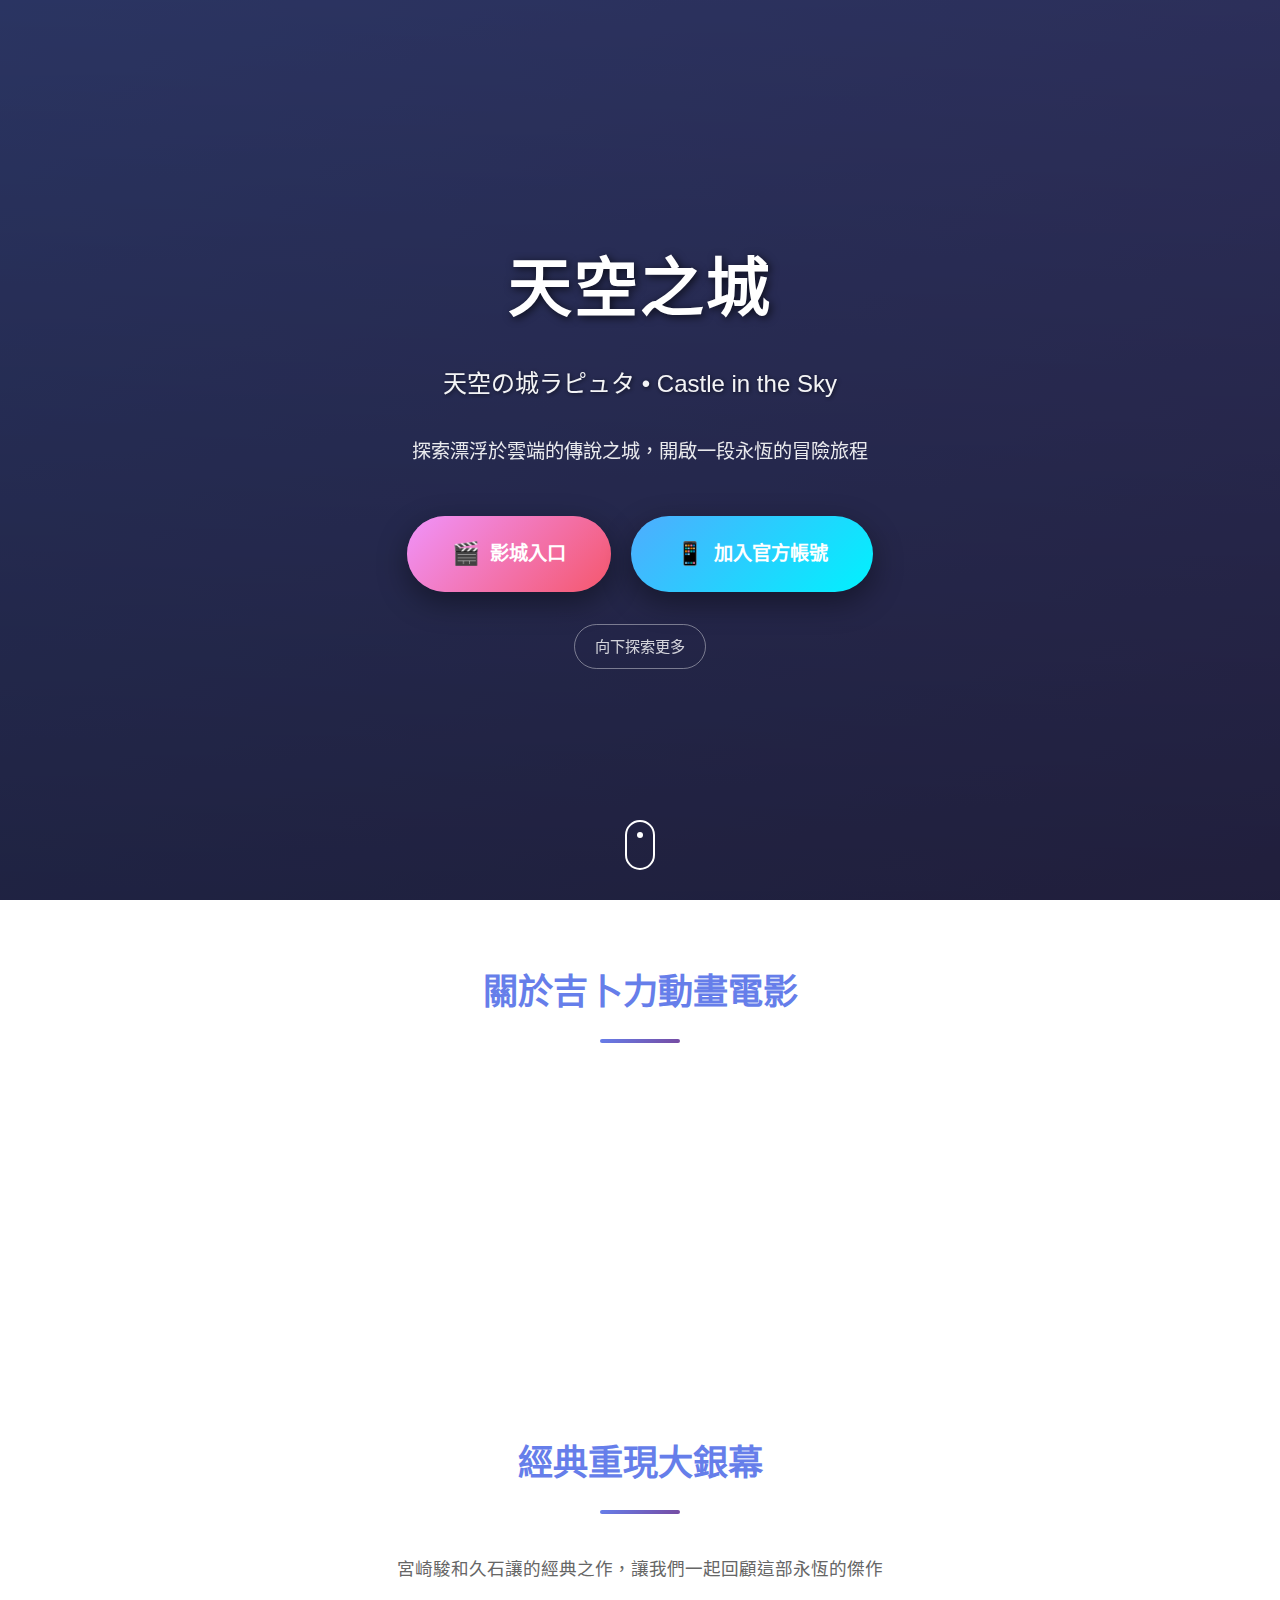
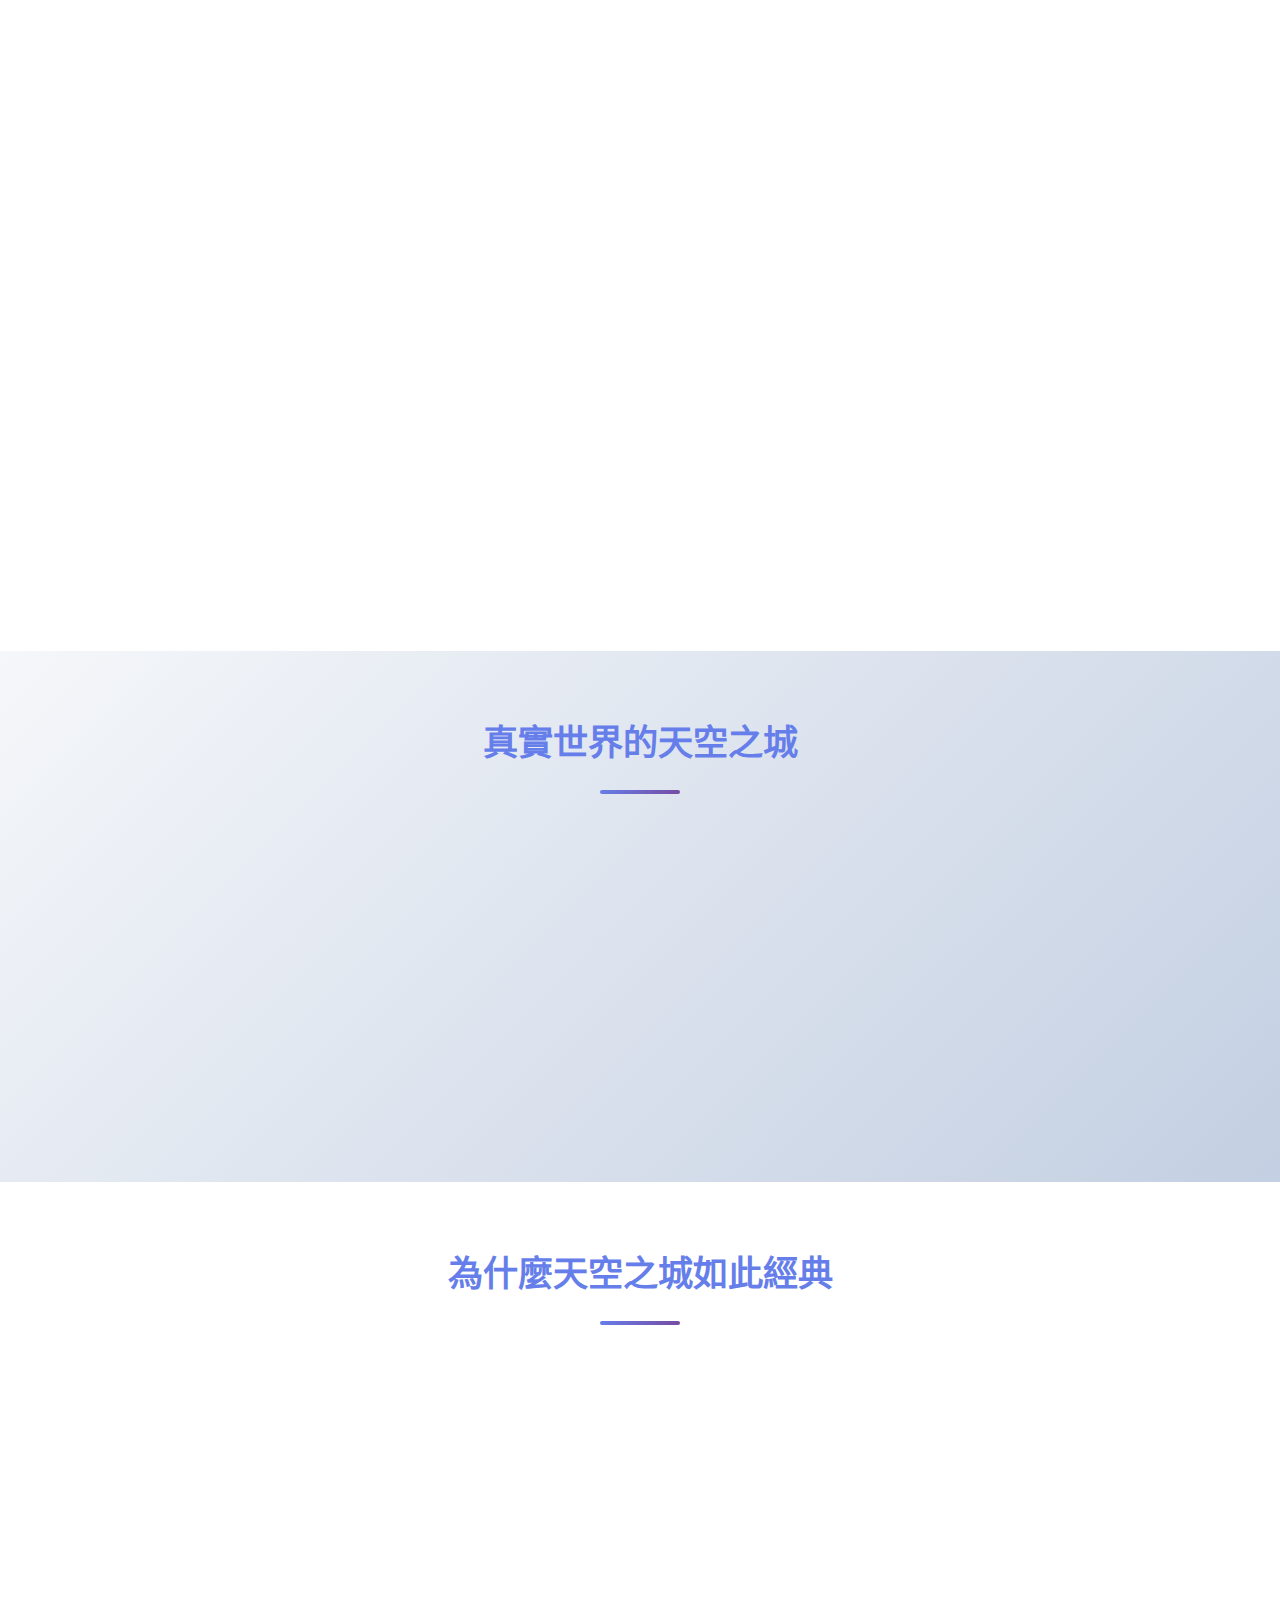
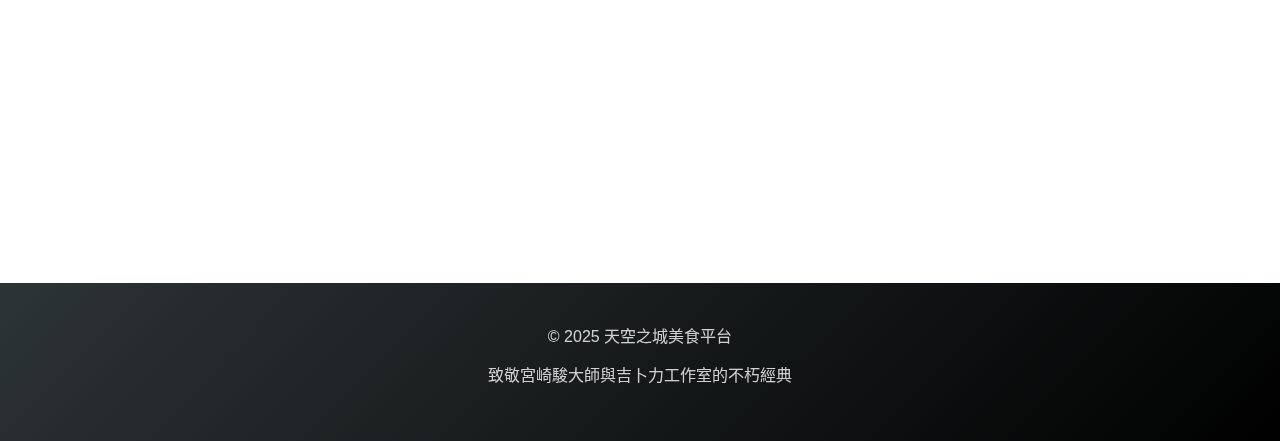
<file: skyfood.html>
<!DOCTYPE html>
<html lang="zh-TW">
<head>
    <meta charset="UTF-8">
    <meta name="viewport" content="width=device-width, initial-scale=1.0">
    <title>天空之城美食平台</title>
    <meta name="description" content="天空之城美食平台 - 探索漂浮於雲端的傳說之城，開啟一段永恆的冒險旅程。宮崎駿經典動畫、影城入口、官方帳號。">
    <meta name="keywords" content="天空之城,美食平台,宮崎駿,吉卜力,天空の城ラピュタ,影城">
    
    <!-- Open Graph / Facebook -->
    <meta property="og:type" content="website">
    <meta property="og:title" content="天空之城美食平台">
    <meta property="og:description" content="探索漂浮於雲端的傳說之城，開啟一段永恆的冒險旅程">
    <meta property="og:image" content="https://resize-image.vocus.cc/resize?norotation=true&quality=80&url=https%3A%2F%2Fimages.vocus.cc%2Fb43e46fd-90ee-4cec-b586-3775407cab85.jpg&width=740&sign=zL9pyNGaZ4ArUtitYVvk7U--7ZAGgUKZ4iep1AO9nIg">
    
    <!-- Twitter -->
    <meta name="twitter:card" content="summary_large_image">
    <meta name="twitter:title" content="天空之城美食平台">
    <meta name="twitter:description" content="探索漂浮於雲端的傳說之城，開啟一段永恆的冒險旅程">
    <meta name="twitter:image" content="https://resize-image.vocus.cc/resize?norotation=true&quality=80&url=https%3A%2F%2Fimages.vocus.cc%2Fb43e46fd-90ee-4cec-b586-3775407cab85.jpg&width=740&sign=zL9pyNGaZ4ArUtitYVvk7U--7ZAGgUKZ4iep1AO9nIg">
    
    <style>
        * {
            margin: 0;
            padding: 0;
            box-sizing: border-box;
        }

        body {
            font-family: 'Microsoft JhengHei', 'PingFang TC', 'Noto Sans TC', sans-serif;
            line-height: 1.8;
            color: #333;
            background: linear-gradient(135deg, #667eea 0%, #764ba2 100%);
        }

        .container {
            max-width: 1200px;
            margin: 0 auto;
            padding: 0 20px;
        }

        /* Header Section */
        header {
            background: linear-gradient(rgba(0, 0, 0, 0.3), rgba(0, 0, 0, 0.5)),
                        url('https://resize-image.vocus.cc/resize?norotation=true&quality=80&url=https%3A%2F%2Fimages.vocus.cc%2Fb43e46fd-90ee-4cec-b586-3775407cab85.jpg&width=740&sign=zL9pyNGaZ4ArUtitYVvk7U--7ZAGgUKZ4iep1AO9nIg');
            background-size: cover;
            background-position: center;
            background-attachment: fixed;
            height: 100vh;
            display: flex;
            align-items: center;
            justify-content: center;
            text-align: center;
            color: white;
            position: relative;
        }

        header::before {
            content: '';
            position: absolute;
            top: 0;
            left: 0;
            right: 0;
            bottom: 0;
            background: rgba(0, 0, 0, 0.4);
        }

        .hero-content {
            position: relative;
            z-index: 1;
            animation: fadeInUp 1.5s ease-out;
        }

        .hero-content h1 {
            font-size: 4rem;
            margin-bottom: 1rem;
            text-shadow: 2px 2px 8px rgba(0, 0, 0, 0.7);
            font-weight: 700;
            letter-spacing: 2px;
        }

        .hero-content .subtitle {
            font-size: 1.5rem;
            margin-bottom: 2rem;
            opacity: 0.95;
            text-shadow: 1px 1px 4px rgba(0, 0, 0, 0.6);
        }

        .hero-content .tagline {
            font-size: 1.2rem;
            max-width: 800px;
            margin: 0 auto 3rem;
            opacity: 0.9;
            line-height: 1.6;
        }

        .cta-buttons {
            display: flex;
            gap: 20px;
            justify-content: center;
            flex-wrap: wrap;
            margin-bottom: 2rem;
        }

        .cta-button {
            display: inline-flex;
            align-items: center;
            gap: 10px;
            padding: 18px 45px;
            color: white;
            text-decoration: none;
            border-radius: 50px;
            font-size: 1.2rem;
            font-weight: 700;
            transition: all 0.3s ease;
            box-shadow: 0 10px 30px rgba(0, 0, 0, 0.4);
            position: relative;
        }

        .cta-primary {
            background: linear-gradient(135deg, #f093fb 0%, #f5576c 100%);
            animation: glow-pulse 2s ease-in-out infinite;
            position: relative;
            overflow: hidden;
        }

        .cta-primary::after {
            content: '';
            position: absolute;
            top: -3px;
            left: -3px;
            right: -3px;
            bottom: -3px;
            background: linear-gradient(135deg, #f093fb 0%, #f5576c 100%);
            border-radius: 50px;
            z-index: -1;
            filter: blur(20px);
            opacity: 0.8;
        }

        .cta-primary::before {
            content: '';
            position: absolute;
            top: 0;
            left: -100%;
            width: 100%;
            height: 100%;
            background: linear-gradient(90deg, 
                transparent, 
                rgba(255, 255, 255, 0.7), 
                transparent
            );
            z-index: 1;
            pointer-events: none;
            animation: shine 3s ease-in-out infinite;
        }

        .cta-primary span {
            position: relative;
            z-index: 2;
        }

        @keyframes shine {
            0% {
                left: -100%;
            }
            20% {
                left: 100%;
            }
            100% {
                left: 100%;
            }
        }

        .cta-primary:hover {
            transform: translateY(-5px) scale(1.08);
            box-shadow: 0 20px 50px rgba(245, 87, 108, 0.6);
            animation: glow-pulse 1s ease-in-out infinite, shake 0.5s ease-in-out;
        }

        @keyframes glow-pulse {
            0%, 100% {
                box-shadow: 0 10px 30px rgba(245, 87, 108, 0.5), 0 0 25px rgba(245, 87, 108, 0.4);
            }
            50% {
                box-shadow: 0 15px 45px rgba(245, 87, 108, 0.7), 0 0 35px rgba(245, 87, 108, 0.6);
            }
        }

        @keyframes shake {
            0%, 100% {
                transform: translateY(-5px) scale(1.08) rotate(0deg);
            }
            25% {
                transform: translateY(-5px) scale(1.08) rotate(-2deg);
            }
            75% {
                transform: translateY(-5px) scale(1.08) rotate(2deg);
            }
        }

        .cta-secondary {
            background: linear-gradient(135deg, #4facfe 0%, #00f2fe 100%);
            overflow: hidden;
        }

        .cta-secondary::before {
            content: '';
            position: absolute;
            top: 0;
            left: -100%;
            width: 100%;
            height: 100%;
            background: rgba(255, 255, 255, 0.3);
            z-index: 1;
            transition: left 0.5s ease;
        }

        .cta-secondary:hover::before {
            left: 100%;
        }

        .cta-secondary:hover {
            transform: translateY(-5px) scale(1.05);
            box-shadow: 0 15px 40px rgba(79, 172, 254, 0.5);
        }

        .cta-secondary span {
            position: relative;
            z-index: 2;
        }

        .button-icon {
            font-size: 1.4rem;
            animation: pulse 2s ease-in-out infinite;
            display: inline-block;
        }

        .cta-primary .button-icon {
            animation: movie-icon 2s ease-in-out infinite;
        }

        @keyframes pulse {
            0%, 100% {
                transform: scale(1);
            }
            50% {
                transform: scale(1.1);
            }
        }

        @keyframes movie-icon {
            0%, 100% {
                transform: scale(1) rotate(0deg);
            }
            25% {
                transform: scale(1.2) rotate(-10deg);
            }
            50% {
                transform: scale(1.1) rotate(0deg);
            }
            75% {
                transform: scale(1.2) rotate(10deg);
            }
        }

        .scroll-link {
            display: inline-block;
            color: white;
            text-decoration: none;
            font-size: 0.95rem;
            opacity: 0.8;
            transition: all 0.3s ease;
            padding: 8px 20px;
            border: 1px solid rgba(255, 255, 255, 0.5);
            border-radius: 25px;
        }

        .scroll-link:hover {
            opacity: 1;
            background: rgba(255, 255, 255, 0.1);
            border-color: white;
        }

        /* Main Content Section */
        .content-section {
            background: white;
            padding: 60px 0;
        }

        .section-title {
            text-align: center;
            font-size: 2.2rem;
            margin-bottom: 2.5rem;
            color: #667eea;
            position: relative;
            padding-bottom: 20px;
        }

        .section-title::after {
            content: '';
            position: absolute;
            bottom: 0;
            left: 50%;
            transform: translateX(-50%);
            width: 80px;
            height: 4px;
            background: linear-gradient(135deg, #667eea 0%, #764ba2 100%);
            border-radius: 2px;
        }

        /* Movie Info Section */
        .movie-info {
            display: grid;
            grid-template-columns: repeat(auto-fit, minmax(280px, 1fr));
            gap: 30px;
        }

        .info-card {
            background: #f8f9fa;
            padding: 28px;
            border-radius: 15px;
            box-shadow: 0 5px 20px rgba(0, 0, 0, 0.1);
            transition: all 0.3s ease;
        }

        .info-card:hover {
            transform: translateY(-10px);
            box-shadow: 0 15px 40px rgba(102, 126, 234, 0.2);
        }

        .info-card h3 {
            color: #667eea;
            font-size: 1.5rem;
            margin-bottom: 0.8rem;
            display: flex;
            align-items: center;
        }

        .info-card h3::before {
            content: '✦';
            margin-right: 10px;
            color: #764ba2;
        }

        .info-card p {
            color: #555;
            line-height: 1.8;
        }

        /* Video Section */
        .video-section {
            background: white;
            padding: 60px 0;
        }

        .video-intro {
            text-align: center;
            font-size: 1.1rem;
            color: #666;
            margin-bottom: 35px;
            max-width: 700px;
            margin-left: auto;
            margin-right: auto;
        }

        .video-container {
            max-width: 500px;
            margin: 0 auto;
        }

        .video-wrapper {
            position: relative;
            width: 100%;
            max-width: 320px;
            margin: 0 auto;
            border-radius: 20px;
            box-shadow: 0 15px 50px rgba(102, 126, 234, 0.3);
            background: #000;
            overflow: hidden;
        }

        .video-wrapper iframe {
            width: 100%;
            height: 570px;
            border-radius: 20px;
            display: block;
        }

        /* Other Meanings Section */
        .other-meanings {
            background: linear-gradient(135deg, #f5f7fa 0%, #c3cfe2 100%);
            padding: 60px 0;
        }

        .location-cards {
            display: grid;
            grid-template-columns: repeat(auto-fit, minmax(350px, 1fr));
            gap: 40px;
            margin-top: 40px;
        }

        .location-card {
            background: white;
            border-radius: 20px;
            overflow: hidden;
            box-shadow: 0 10px 30px rgba(0, 0, 0, 0.15);
            transition: all 0.3s ease;
        }

        .location-card:hover {
            transform: scale(1.05);
            box-shadow: 0 15px 50px rgba(102, 126, 234, 0.3);
        }

        .location-card-header {
            background: linear-gradient(135deg, #667eea 0%, #764ba2 100%);
            color: white;
            padding: 25px;
            text-align: center;
        }

        .location-card-header h3 {
            font-size: 1.5rem;
            margin-bottom: 5px;
        }

        .location-card-header .subtitle {
            font-size: 0.85rem;
            opacity: 0.9;
        }

        .location-card-body {
            padding: 25px;
        }

        .location-card-body p {
            color: #555;
            line-height: 1.8;
        }

        /* Features Section */
        .features {
            padding: 60px 0;
            background: white;
        }

        .features-grid {
            display: grid;
            grid-template-columns: repeat(auto-fit, minmax(250px, 1fr));
            gap: 30px;
            margin-top: 35px;
        }

        .feature-item {
            text-align: center;
            padding: 25px 15px;
            border-radius: 15px;
            transition: all 0.3s ease;
        }

        .feature-item:hover {
            background: #f8f9fa;
        }

        .feature-icon {
            font-size: 2.5rem;
            margin-bottom: 12px;
        }

        .feature-item h4 {
            color: #667eea;
            font-size: 1.15rem;
            margin-bottom: 8px;
        }

        .feature-item p {
            color: #666;
            font-size: 0.9rem;
        }

        /* Footer */
        footer {
            background: linear-gradient(135deg, #2d3436 0%, #000000 100%);
            color: white;
            text-align: center;
            padding: 40px 0;
        }

        footer p {
            margin-bottom: 10px;
            opacity: 0.8;
        }

        /* Animations */
        @keyframes fadeInUp {
            from {
                opacity: 0;
                transform: translateY(30px);
            }
            to {
                opacity: 1;
                transform: translateY(0);
            }
        }

        /* Responsive Design */
        @media (max-width: 768px) {
            .hero-content h1 {
                font-size: 2.5rem;
            }

            .hero-content .subtitle {
                font-size: 1.2rem;
            }

            .hero-content .tagline {
                font-size: 1rem;
                padding: 0 20px;
            }

            .cta-buttons {
                flex-direction: column;
                align-items: center;
                gap: 15px;
                padding: 0 20px;
            }

            .cta-button {
                width: 100%;
                max-width: 300px;
                justify-content: center;
                font-size: 1.1rem;
                padding: 16px 35px;
            }

            .section-title {
                font-size: 1.8rem;
            }

            .location-cards {
                grid-template-columns: 1fr;
            }

            .content-section, .video-section, .other-meanings, .features {
                padding: 40px 0;
            }

            .info-card, .location-card-body {
                padding: 20px;
            }
        }

        @media (max-width: 480px) {
            .hero-content h1 {
                font-size: 2rem;
            }

            .hero-content .subtitle {
                font-size: 1rem;
            }

            .cta-button {
                font-size: 1rem;
                padding: 14px 30px;
            }

            .button-icon {
                font-size: 1.2rem;
            }

            .video-wrapper {
                max-width: 280px;
            }

            .video-wrapper iframe {
                height: 500px;
            }
        }

        /* Scroll indicator */
        .scroll-indicator {
            position: absolute;
            bottom: 30px;
            left: 50%;
            transform: translateX(-50%);
            z-index: 2;
            animation: bounce 2s infinite;
        }

        .scroll-indicator span {
            display: block;
            width: 30px;
            height: 50px;
            border: 2px solid white;
            border-radius: 25px;
            position: relative;
        }

        .scroll-indicator span::before {
            content: '';
            position: absolute;
            top: 10px;
            left: 50%;
            width: 6px;
            height: 6px;
            margin-left: -3px;
            background: white;
            border-radius: 50%;
            animation: scroll 2s infinite;
        }

        @keyframes bounce {
            0%, 20%, 50%, 80%, 100% {
                transform: translateX(-50%) translateY(0);
            }
            40% {
                transform: translateX(-50%) translateY(-10px);
            }
            60% {
                transform: translateX(-50%) translateY(-5px);
            }
        }

        @keyframes scroll {
            0% {
                opacity: 1;
                transform: translateY(0);
            }
            100% {
                opacity: 0;
                transform: translateY(20px);
            }
        }
    </style>
</head>
<body>
    <!-- Header / Hero Section -->
    <header>
        <div class="hero-content">
            <h1>天空之城</h1>
            <div class="subtitle">天空の城ラピュタ • Castle in the Sky</div>
            <p class="tagline">探索漂浮於雲端的傳說之城，開啟一段永恆的冒險旅程</p>
            <div class="cta-buttons">
                <a href="https://www.sex100.co/908154/5/4/28/1/" target="_blank" class="cta-button cta-primary">
                    <span class="button-icon">🎬</span>
                    <span>影城入口</span>
                </a>
                <a href="https://lin.ee/c5jmlwO" target="_blank" class="cta-button cta-secondary">
                    <span class="button-icon">📱</span>
                    <span>加入官方帳號</span>
                </a>
            </div>
            <a href="#content" class="scroll-link">向下探索更多</a>
        </div>
        <div class="scroll-indicator">
            <span></span>
        </div>
    </header>

    <!-- Movie Information Section -->
    <section id="content" class="content-section">
        <div class="container">
            <h2 class="section-title">關於吉卜力動畫電影</h2>
            
            <div class="movie-info">
                <div class="info-card">
                    <h3>製作背景</h3>
                    <p>這是吉卜力工作室的首部公開院線作品，由宮崎駿擔任原作、導演、劇本和角色設計。這部經典之作奠定了吉卜力工作室在動畫界的重要地位。</p>
                </div>

                <div class="info-card">
                    <h3>劇情概要</h3>
                    <p>故事背景設定在19世紀末的蒸汽朋克世界，主角少年巴魯與持有神秘水晶的少女希達，共同追尋漂浮於空中的傳說之城「拉普達」。</p>
                </div>

                <div class="info-card">
                    <h3>影響</h3>
                    <p>這部電影在日本和海外的動畫、漫畫領域都產生了廣泛影響，被譽為蒸汽朋克流派的重要代表作，啟發了無數後續作品。</p>
                </div>
            </div>
        </div>
    </section>

    <!-- Video Section -->
    <section class="video-section">
        <div class="container">
            <h2 class="section-title">經典重現大銀幕</h2>
            <p class="video-intro">宮崎駿和久石讓的經典之作，讓我們一起回顧這部永恆的傑作</p>
            
            <div class="video-container">
                <div class="video-wrapper">
                    <iframe src="https://www.youtube.com/embed/rOGmdwai0L8" 
                            title="宮崎駿和久石讓的經典之作 天空之城能在大銀幕上看啦！" 
                            frameborder="0" 
                            allow="accelerometer; autoplay; clipboard-write; encrypted-media; gyroscope; picture-in-picture; web-share" 
                            referrerpolicy="strict-origin-when-cross-origin" 
                            allowfullscreen>
                    </iframe>
                </div>
            </div>
        </div>
    </section>

    <!-- Other Meanings Section -->
    <section class="other-meanings">
        <div class="container">
            <h2 class="section-title">真實世界的天空之城</h2>
            
            <div class="location-cards">
                <div class="location-card">
                    <div class="location-card-header">
                        <h3>義大利白露里治奧</h3>
                        <p class="subtitle">Civita di Bagnoregio</p>
                    </div>
                    <div class="location-card-body">
                        <p>這座位於義大利的古城常被認為是宮崎駿動畫的靈感來源，其獨特的孤島地貌和「瀕死之城」的稱呼，使其如同漂浮於雲霧中的空中城堡。古老的石造建築佇立在山丘之上，只能透過一條長長的步行橋進入，彷彿真實版的拉普達。</p>
                    </div>
                </div>

                <div class="location-card">
                    <div class="location-card-header">
                        <h3>台灣苗栗天空之城</h3>
                        <p class="subtitle">景觀餐廳</p>
                    </div>
                    <div class="location-card-body">
                        <p>位於苗栗大湖鄉，是一個以古堡為主題的熱門旅遊景點，可以眺望鯉魚潭水庫，適合家庭旅遊或約會。園區內的歐式城堡建築與周圍的自然美景完美融合，讓您在台灣也能體驗天空之城的夢幻氛圍。</p>
                    </div>
                </div>
            </div>
        </div>
    </section>

    <!-- Features Section -->
    <section class="features">
        <div class="container">
            <h2 class="section-title">為什麼天空之城如此經典</h2>
            
            <div class="features-grid">
                <div class="feature-item">
                    <div class="feature-icon">🎬</div>
                    <h4>宮崎駿巨作</h4>
                    <p>吉卜力工作室首部作品，奠定大師地位</p>
                </div>

                <div class="feature-item">
                    <div class="feature-icon">⚙️</div>
                    <h4>蒸汽朋克美學</h4>
                    <p>開創性的世界觀設定與視覺風格</p>
                </div>

                <div class="feature-item">
                    <div class="feature-icon">💫</div>
                    <h4>永恆的主題</h4>
                    <p>探討科技與自然、文明與和平</p>
                </div>

                <div class="feature-item">
                    <div class="feature-icon">🎵</div>
                    <h4>久石讓配樂</h4>
                    <p>動人心弦的經典音樂旋律</p>
                </div>

                <div class="feature-item">
                    <div class="feature-icon">🌍</div>
                    <h4>全球影響力</h4>
                    <p>影響世界動畫產業的經典之作</p>
                </div>

                <div class="feature-item">
                    <div class="feature-icon">❤️</div>
                    <h4>純真的冒險</h4>
                    <p>少年少女追尋夢想的勇氣與友情</p>
                </div>
            </div>
        </div>
    </section>

    <!-- Footer -->
    <footer>
        <div class="container">
            <p>&copy; 2025 天空之城美食平台</p>
            <p>致敬宮崎駿大師與吉卜力工作室的不朽經典</p>
        </div>
    </footer>

    <script>
        // Smooth scroll for anchor links
        document.querySelectorAll('a[href^="#"]').forEach(anchor => {
            anchor.addEventListener('click', function (e) {
                e.preventDefault();
                const target = document.querySelector(this.getAttribute('href'));
                if (target) {
                    target.scrollIntoView({
                        behavior: 'smooth',
                        block: 'start'
                    });
                }
            });
        });

        // Add fade-in animation on scroll
        const observerOptions = {
            threshold: 0.1,
            rootMargin: '0px 0px -50px 0px'
        };

        const observer = new IntersectionObserver(function(entries) {
            entries.forEach(entry => {
                if (entry.isIntersecting) {
                    entry.target.style.opacity = '1';
                    entry.target.style.transform = 'translateY(0)';
                }
            });
        }, observerOptions);

        document.querySelectorAll('.info-card, .location-card, .feature-item, .video-wrapper').forEach(el => {
            el.style.opacity = '0';
            el.style.transform = 'translateY(30px)';
            el.style.transition = 'all 0.6s ease-out';
            observer.observe(el);
        });
    </script>
</body>
</html>
</file>
<file: style.css>
/* 重置和基本樣式 */
* {
    margin: 0;
    padding: 0;
    box-sizing: border-box;
}

body {
    font-family: 'Microsoft JhengHei', 'PingFang TC', 'Noto Sans TC', 'Segoe UI', Tahoma, Geneva, Verdana, sans-serif;
    background: linear-gradient(135deg, #667eea 0%, #764ba2 50%, #f093fb 100%);
    background-attachment: fixed;
    min-height: 100vh;
    color: #333;
    line-height: 1.6;
    position: relative;
    overflow-x: hidden;
}

/* 背景裝飾 */
body::before {
    content: '';
    position: fixed;
    top: 0;
    left: 0;
    width: 100%;
    height: 100%;
    background: 
        radial-gradient(circle at 20% 80%, rgba(255, 255, 255, 0.1) 0%, transparent 50%),
        radial-gradient(circle at 80% 20%, rgba(255, 255, 255, 0.1) 0%, transparent 50%),
        radial-gradient(circle at 40% 40%, rgba(255, 255, 255, 0.05) 0%, transparent 50%);
    pointer-events: none;
    z-index: -1;
}

.container {
    max-width: 1400px;
    margin: 0 auto;
    padding: 20px;
}

/* 標題區域 */
.header {
    background: rgba(255, 255, 255, 0.95);
    border-radius: 25px;
    padding: 40px;
    margin-bottom: 30px;
    box-shadow: 
        0 20px 60px rgba(0, 0, 0, 0.15),
        0 8px 30px rgba(0, 0, 0, 0.1),
        inset 0 1px 0 rgba(255, 255, 255, 0.8);
    backdrop-filter: blur(20px);
    border: 1px solid rgba(255, 255, 255, 0.3);
    display: flex;
    justify-content: space-between;
    align-items: flex-start;
    flex-wrap: wrap;
    position: relative;
    overflow: hidden;
    animation: slideInDown 0.8s ease-out;
}

.header::before {
    content: '';
    position: absolute;
    top: 0;
    left: 0;
    right: 0;
    height: 4px;
    background: linear-gradient(90deg, #667eea, #764ba2, #f093fb);
    border-radius: 25px 25px 0 0;
}

.header-content {
    flex: 1;
    max-width: 600px;
}

.header h1 {
    color: #2d3748;
    font-size: 2.5rem;
    font-weight: 800;
    display: flex;
    align-items: center;
    gap: 15px;
    text-shadow: 0 2px 4px rgba(0, 0, 0, 0.1);
    letter-spacing: -0.5px;
    margin-bottom: 10px;
    line-height: 1.2;
}

.header h1 i {
    color: #fbbf24;
    font-size: 2.2rem;
    filter: drop-shadow(0 2px 4px rgba(251, 191, 36, 0.4));
    animation: pulse 2s infinite;
}

.header-subtitle {
    color: #4a5568;
    font-size: 1.1rem;
    font-weight: 500;
    margin-bottom: 20px;
    opacity: 0.9;
}

.header-features {
    display: flex;
    gap: 15px;
    flex-wrap: wrap;
}

.feature-tag {
    background: linear-gradient(135deg, #667eea, #764ba2);
    color: white;
    padding: 8px 16px;
    border-radius: 20px;
    font-size: 0.9rem;
    font-weight: 600;
    display: flex;
    align-items: center;
    gap: 6px;
    box-shadow: 0 4px 15px rgba(102, 126, 234, 0.3);
    transition: all 0.3s ease;
}

.feature-tag:hover {
    transform: translateY(-2px);
    box-shadow: 0 6px 20px rgba(102, 126, 234, 0.4);
}

.feature-tag i {
    font-size: 0.8rem;
}

.date-info {
    display: flex;
    align-items: center;
    gap: 15px;
    flex-wrap: wrap;
    margin-top: 20px;
}

/* 響應式設計 */
@media (max-width: 768px) {
    .header {
        padding: 25px;
        text-align: center;
    }
    
    .header h1 {
        font-size: 2rem;
        justify-content: center;
    }
    
    .header-subtitle {
        font-size: 1rem;
    }
    
    .header-features {
        justify-content: center;
    }
    
    .feature-tag {
        font-size: 0.8rem;
        padding: 6px 12px;
    }
    
    .date-info {
        justify-content: center;
        margin-top: 15px;
    }
}

#current-date {
    font-size: 1rem;
    color: #4a5568;
    font-weight: 600;
    padding: 10px 16px;
    background: rgba(102, 126, 234, 0.1);
    border-radius: 12px;
    border: 1px solid rgba(102, 126, 234, 0.2);
    backdrop-filter: blur(10px);
}

.btn-reset {
    background: linear-gradient(45deg, #ff6b6b, #ee5a24);
    color: white;
    border: none;
    padding: 12px 24px;
    border-radius: 25px;
    cursor: pointer;
    font-size: 1rem;
    font-weight: 700;
    transition: all 0.3s cubic-bezier(0.4, 0, 0.2, 1);
    box-shadow: 0 8px 25px rgba(255, 107, 107, 0.3);
    text-transform: uppercase;
    letter-spacing: 0.5px;
}

.btn-reset:hover {
    transform: translateY(-3px) scale(1.05);
    box-shadow: 0 12px 35px rgba(255, 107, 107, 0.4);
}

/* 每日目標進度 */
.daily-goals {
    background: rgba(255, 255, 255, 0.95);
    border-radius: 15px;
    padding: 25px;
    margin-bottom: 25px;
    box-shadow: 0 8px 32px rgba(0, 0, 0, 0.1);
    backdrop-filter: blur(10px);
    border: 1px solid rgba(255, 255, 255, 0.2);
}

.daily-goals h2 {
    color: #4a5568;
    font-size: 1.5rem;
    margin-bottom: 20px;
    display: flex;
    align-items: center;
    gap: 10px;
}

.daily-goals h2 i {
    color: #667eea;
}

.goals-grid {
    display: grid;
    grid-template-columns: repeat(auto-fit, minmax(250px, 1fr));
    gap: 20px;
}

.goal-item {
    background: #f8f9fa;
    border-radius: 10px;
    padding: 20px;
    border: 2px solid #e9ecef;
    transition: all 0.3s ease;
}

.goal-item:hover {
    border-color: #667eea;
    transform: translateY(-2px);
}

.goal-item label {
    display: block;
    font-weight: 600;
    color: #495057;
    margin-bottom: 10px;
    font-size: 1rem;
}

.progress-bar {
    position: relative;
    background: #e9ecef;
    border-radius: 25px;
    height: 25px;
    overflow: hidden;
    box-shadow: inset 0 2px 4px rgba(0, 0, 0, 0.1);
}

.progress-fill {
    height: 100%;
    background: linear-gradient(45deg, #667eea, #764ba2);
    border-radius: 25px;
    transition: width 0.5s ease;
    width: 0%;
    position: relative;
}

.progress-text {
    position: absolute;
    top: 50%;
    left: 50%;
    transform: translate(-50%, -50%);
    color: #495057;
    font-weight: 600;
    font-size: 0.9rem;
    z-index: 1;
}

/* 主要內容區域 */
.main-content {
    max-width: 100%;
    margin: 0 auto;
}

/* 每日主要使用工具 */
.daily-tools {
    background: rgba(255, 255, 255, 0.95);
    border-radius: 25px;
    padding: 40px;
    margin-bottom: 40px;
    box-shadow: 
        0 20px 60px rgba(0, 0, 0, 0.15),
        0 8px 30px rgba(0, 0, 0, 0.1),
        inset 0 1px 0 rgba(255, 255, 255, 0.8);
    backdrop-filter: blur(20px);
    border: 1px solid rgba(255, 255, 255, 0.3);
    position: relative;
    overflow: hidden;
    animation: slideInUp 0.8s ease-out 0.1s both;
}

.daily-tools::before {
    content: '';
    position: absolute;
    top: 0;
    left: 0;
    right: 0;
    height: 4px;
    background: linear-gradient(90deg, #667eea, #764ba2, #f093fb);
    border-radius: 20px 20px 0 0;
}

.daily-tools h2 {
    color: #2d3748;
    font-size: 1.5rem;
    margin-bottom: 25px;
    display: flex;
    align-items: center;
    gap: 12px;
    font-weight: 700;
    text-shadow: 0 2px 4px rgba(0, 0, 0, 0.1);
    letter-spacing: -0.3px;
}

.daily-tools h2 i {
    color: #667eea;
    font-size: 1.3rem;
    filter: drop-shadow(0 2px 4px rgba(102, 126, 234, 0.3));
    animation: pulse 2s infinite;
}

.tools-grid {
    display: grid;
    grid-template-columns: repeat(auto-fit, minmax(280px, 1fr));
    gap: 20px;
}

/* 寬屏優化 */
@media (min-width: 1200px) {
    .tools-grid {
        grid-template-columns: repeat(4, 1fr);
        max-width: 1200px;
        margin: 0 auto;
    }
}

.tool-item {
    position: relative;
    background: rgba(248, 249, 250, 0.8);
    border-radius: 16px;
    border: 2px solid rgba(233, 236, 239, 0.5);
    backdrop-filter: blur(10px);
    transition: all 0.3s cubic-bezier(0.4, 0, 0.2, 1);
    overflow: hidden;
    animation: fadeInUp 0.6s ease-out both;
}

.tool-item:nth-child(1) { animation-delay: 0.1s; }
.tool-item:nth-child(2) { animation-delay: 0.2s; }
.tool-item:nth-child(3) { animation-delay: 0.3s; }
.tool-item:nth-child(4) { animation-delay: 0.4s; }

.tool-item::before {
    content: '';
    position: absolute;
    top: 0;
    left: 0;
    right: 0;
    height: 3px;
    background: linear-gradient(90deg, #667eea, #764ba2);
    opacity: 0;
    transition: opacity 0.3s ease;
}

.tool-item:hover {
    border-color: #667eea;
    transform: translateY(-5px);
    box-shadow: 0 15px 40px rgba(102, 126, 234, 0.15);
}

.tool-item:hover::before {
    opacity: 1;
}

.tool-item a {
    display: flex;
    align-items: center;
    padding: 20px;
    text-decoration: none;
    color: inherit;
    transition: all 0.3s ease;
}

.tool-icon {
    width: 50px;
    height: 50px;
    background: linear-gradient(45deg, #667eea, #764ba2);
    border-radius: 12px;
    display: flex;
    align-items: center;
    justify-content: center;
    margin-right: 15px;
    flex-shrink: 0;
    box-shadow: 0 4px 15px rgba(102, 126, 234, 0.3);
}

.tool-icon i {
    color: white;
    font-size: 1.2rem;
}

.tool-content {
    flex: 1;
}

.tool-content h3 {
    color: #2d3748;
    font-size: 1rem;
    font-weight: 700;
    margin-bottom: 4px;
    letter-spacing: -0.2px;
}

.tool-content p {
    color: #6b7280;
    font-size: 0.85rem;
    margin: 0;
    font-weight: 500;
}

.tool-action {
    color: #667eea;
    font-size: 1.1rem;
    margin-left: 10px;
    transition: transform 0.3s ease;
}

.tool-item:hover .tool-action {
    transform: translateX(3px);
}

.tool-item .copy-btn {
    position: absolute;
    top: 10px;
    right: 10px;
    background: rgba(102, 126, 234, 0.1);
    color: #667eea;
    border: 1px solid rgba(102, 126, 234, 0.2);
    padding: 6px 10px;
    border-radius: 8px;
    font-size: 0.75rem;
    opacity: 0;
    transition: all 0.3s ease;
}

.tool-item:hover .copy-btn {
    opacity: 1;
    transform: scale(1.05);
}

.tool-item .copy-btn:hover {
    background: #667eea;
    color: white;
    border-color: #667eea;
}

/* 任務區域 */
.task-section {
    background: rgba(255, 255, 255, 0.95);
    border-radius: 15px;
    padding: 25px;
    box-shadow: 0 8px 32px rgba(0, 0, 0, 0.1);
    backdrop-filter: blur(10px);
    border: 1px solid rgba(255, 255, 255, 0.2);
    height: fit-content;
}

.task-section h2 {
    color: #4a5568;
    font-size: 1.5rem;
    margin-bottom: 20px;
    display: flex;
    align-items: center;
    gap: 10px;
}

.task-section h2 i {
    color: #667eea;
}

.task-category {
    margin-bottom: 25px;
}

.task-category h3 {
    color: #495057;
    font-size: 1.1rem;
    margin-bottom: 15px;
    padding-bottom: 8px;
    border-bottom: 2px solid #e9ecef;
    font-weight: 600;
}

.task-list {
    display: flex;
    flex-direction: column;
    gap: 10px;
}

.task-item {
    display: flex;
    align-items: center;
    gap: 12px;
    padding: 12px 15px;
    background: #f8f9fa;
    border-radius: 8px;
    cursor: pointer;
    transition: all 0.3s ease;
    border: 2px solid transparent;
}

.task-item:hover {
    background: #e9ecef;
    border-color: #667eea;
}

.task-item input[type="checkbox"] {
    width: 18px;
    height: 18px;
    cursor: pointer;
    accent-color: #667eea;
}

.task-item input[type="checkbox"]:checked + span {
    text-decoration: line-through;
    color: #6c757d;
}

.task-item span {
    font-size: 0.95rem;
    color: #495057;
    font-weight: 500;
}

/* 快速連結區域 */
.quick-links {
    background: rgba(255, 255, 255, 0.95);
    border-radius: 20px;
    padding: 25px;
    box-shadow: 
        0 15px 40px rgba(0, 0, 0, 0.1),
        0 6px 20px rgba(0, 0, 0, 0.05),
        inset 0 1px 0 rgba(255, 255, 255, 0.8);
    backdrop-filter: blur(20px);
    border: 1px solid rgba(255, 255, 255, 0.3);
    height: fit-content;
    position: relative;
    overflow: hidden;
    animation: slideInUp 0.8s ease-out 0.2s both;
}

.quick-links::before {
    content: '';
    position: absolute;
    top: 0;
    left: 0;
    right: 0;
    height: 4px;
    background: linear-gradient(90deg, #667eea, #764ba2, #f093fb);
    border-radius: 25px 25px 0 0;
}

.quick-links h2 {
    color: #2d3748;
    font-size: 1.5rem;
    margin-bottom: 20px;
    display: flex;
    align-items: center;
    gap: 12px;
    font-weight: 700;
    text-shadow: 0 2px 4px rgba(0, 0, 0, 0.1);
    letter-spacing: -0.3px;
}

.quick-links h2 i {
    color: #667eea;
    font-size: 1.3rem;
    filter: drop-shadow(0 2px 4px rgba(102, 126, 234, 0.3));
    animation: pulse 2s infinite;
}

.links-grid {
    display: grid;
    grid-template-columns: repeat(4, 1fr);
    grid-template-rows: repeat(2, 1fr);
    gap: 25px;
    max-width: 1400px;
    margin: 0 auto;
}

.link-category {
    background: rgba(248, 249, 250, 0.8);
    border-radius: 16px;
    padding: 20px;
    border: 2px solid rgba(233, 236, 239, 0.5);
    backdrop-filter: blur(10px);
    transition: all 0.3s cubic-bezier(0.4, 0, 0.2, 1);
    position: relative;
    overflow: hidden;
}

.link-category::before {
    content: '';
    position: absolute;
    top: 0;
    left: 0;
    right: 0;
    height: 3px;
    background: linear-gradient(90deg, #667eea, #764ba2);
    border-radius: 20px 20px 0 0;
    opacity: 0;
    transition: opacity 0.3s ease;
}

.link-category:hover {
    border-color: #667eea;
    transform: translateY(-5px);
    box-shadow: 0 15px 40px rgba(102, 126, 234, 0.15);
}

.link-category:hover::before {
    opacity: 1;
}

.link-category h3 {
    color: #2d3748;
    font-size: 1rem;
    margin-bottom: 15px;
    font-weight: 700;
    display: flex;
    align-items: center;
    gap: 8px;
    letter-spacing: -0.2px;
}


.link-item {
    display: flex;
    justify-content: space-between;
    align-items: center;
    padding: 12px 15px;
    margin-bottom: 10px;
    background: rgba(255, 255, 255, 0.9);
    border-radius: 12px;
    border: 2px solid rgba(222, 226, 230, 0.3);
    transition: all 0.3s cubic-bezier(0.4, 0, 0.2, 1);
    position: relative;
    backdrop-filter: blur(10px);
}

.link-item::before {
    content: '';
    position: absolute;
    left: 0;
    top: 50%;
    transform: translateY(-50%);
    width: 4px;
    height: 0;
    background: linear-gradient(135deg, #667eea, #764ba2);
    border-radius: 0 4px 4px 0;
    transition: height 0.3s ease;
}

.link-item:hover {
    border-color: #667eea;
    transform: translateX(8px) translateY(-2px);
    box-shadow: 0 10px 30px rgba(102, 126, 234, 0.2);
}

.link-item:hover::before {
    height: 60%;
}

.link-item span {
    font-size: 0.95rem;
    color: #4a5568;
    font-weight: 500;
}

.link-item a {
    color: #667eea;
    text-decoration: none;
    font-size: 0.95rem;
    display: flex;
    align-items: center;
    gap: 8px;
    transition: all 0.3s ease;
    font-weight: 500;
}

.link-item a:hover {
    color: #764ba2;
    transform: scale(1.05);
}

/* 廣告橫向佈局 - 2行5欄 */
.ads-grid {
    display: grid;
    grid-template-columns: repeat(5, 1fr);
    grid-template-rows: repeat(2, 1fr);
    gap: 8px;
    margin-top: 10px;
}

.ad-item {
    display: flex;
    flex-direction: column;
    align-items: center;
    padding: 8px;
    background: rgba(255, 255, 255, 0.8);
    border-radius: 8px;
    border: 1px solid rgba(222, 226, 230, 0.3);
    transition: all 0.3s ease;
    text-align: center;
}

.ad-item:hover {
    border-color: #667eea;
    transform: translateY(-2px);
    box-shadow: 0 5px 15px rgba(102, 126, 234, 0.2);
}

.ad-item a {
    color: #667eea;
    text-decoration: none;
    font-size: 0.85rem;
    font-weight: 500;
    margin-bottom: 6px;
    transition: all 0.3s ease;
}

.ad-item a:hover {
    color: #764ba2;
    transform: scale(1.05);
}

.ad-item .copy-btn {
    padding: 4px 8px;
    font-size: 0.75rem;
}

.copy-btn {
    background: linear-gradient(45deg, #667eea, #764ba2);
    color: white;
    border: none;
    padding: 8px 12px;
    border-radius: 10px;
    cursor: pointer;
    font-size: 0.85rem;
    transition: all 0.3s cubic-bezier(0.4, 0, 0.2, 1);
    box-shadow: 0 4px 15px rgba(102, 126, 234, 0.3);
    position: relative;
    overflow: hidden;
}

.copy-btn::before {
    content: '';
    position: absolute;
    top: 50%;
    left: 50%;
    width: 0;
    height: 0;
    background: rgba(255, 255, 255, 0.2);
    border-radius: 50%;
    transform: translate(-50%, -50%);
    transition: all 0.3s ease;
}

.copy-btn:hover {
    transform: scale(1.1) translateY(-2px);
    box-shadow: 0 8px 25px rgba(102, 126, 234, 0.4);
}

.copy-btn:hover::before {
    width: 100%;
    height: 100%;
}

.copy-btn:active {
    transform: scale(0.95);
}

/* 通知訊息 */
.toast {
    position: fixed;
    top: 30px;
    right: 30px;
    background: linear-gradient(45deg, #28a745, #20c997);
    color: white;
    padding: 16px 24px;
    border-radius: 15px;
    box-shadow: 
        0 10px 30px rgba(40, 167, 69, 0.3),
        0 4px 12px rgba(0, 0, 0, 0.15);
    transform: translateX(400px) scale(0.8);
    transition: all 0.4s cubic-bezier(0.4, 0, 0.2, 1);
    z-index: 1000;
    font-weight: 600;
    backdrop-filter: blur(10px);
    border: 1px solid rgba(255, 255, 255, 0.2);
    position: relative;
    overflow: hidden;
}

.toast::before {
    content: '✓';
    position: absolute;
    left: 15px;
    top: 50%;
    transform: translateY(-50%);
    font-size: 1.2rem;
    font-weight: 700;
}

.toast.show {
    transform: translateX(0) scale(1);
}

.toast.show::after {
    content: '';
    position: absolute;
    top: 0;
    left: -100%;
    width: 100%;
    height: 100%;
    background: linear-gradient(90deg, transparent, rgba(255, 255, 255, 0.2), transparent);
    animation: shimmer 2s infinite;
}

/* 寬屏優化 */
@media (min-width: 1200px) {
    .header {
        padding: 30px 40px;
    }
    
    .header h1 {
        font-size: 2.2rem;
    }
    
    .quick-links {
        padding: 30px 40px;
    }
    
    .quick-links h2 {
        font-size: 1.7rem;
        margin-bottom: 25px;
    }
}

/* 響應式設計 */
@media (max-width: 768px) {
    .container {
        padding: 15px;
        max-width: 100%;
    }
    
    .header {
        flex-direction: column;
        text-align: center;
        gap: 15px;
    }
    
    .header h1 {
        font-size: 1.8rem;
    }
    
    .main-content {
        max-width: 100%;
    }
    
    .goals-grid {
        grid-template-columns: 1fr;
    }
    
    .date-info {
        justify-content: center;
    }
    
    .toast {
        right: 10px;
        left: 10px;
        transform: translateY(-100px);
    }
    
    .toast.show {
        transform: translateY(0);
    }
}

@media (max-width: 480px) {
    .header h1 {
        font-size: 1.5rem;
    }
    
    .task-section,
    .quick-links,
    .daily-goals {
        padding: 20px;
    }
    
    .task-item {
        padding: 10px 12px;
    }
    
    .link-item {
        padding: 6px 10px;
        font-size: 0.85rem;
    }
}

/* 動畫效果 */
@keyframes fadeInUp {
    from {
        opacity: 0;
        transform: translateY(30px);
    }
    to {
        opacity: 1;
        transform: translateY(0);
    }
}

@keyframes slideInDown {
    from {
        opacity: 0;
        transform: translateY(-50px);
    }
    to {
        opacity: 1;
        transform: translateY(0);
    }
}

@keyframes slideInUp {
    from {
        opacity: 0;
        transform: translateY(50px);
    }
    to {
        opacity: 1;
        transform: translateY(0);
    }
}

@keyframes pulse {
    0%, 100% {
        transform: scale(1);
    }
    50% {
        transform: scale(1.05);
    }
}

@keyframes shimmer {
    0% {
        left: -100%;
    }
    100% {
        left: 100%;
    }
}

@keyframes float {
    0%, 100% {
        transform: translateY(0px);
    }
    50% {
        transform: translateY(-10px);
    }
}

.quick-links {
    animation: slideInUp 0.8s ease-out 0.2s both;
}

.link-category {
    animation: fadeInUp 0.6s ease-out both;
}

.link-category:nth-child(1) { animation-delay: 0.1s; }
.link-category:nth-child(2) { animation-delay: 0.2s; }
.link-category:nth-child(3) { animation-delay: 0.3s; }
.link-category:nth-child(4) { animation-delay: 0.4s; }
.link-category:nth-child(5) { animation-delay: 0.5s; }
.link-category:nth-child(6) { animation-delay: 0.6s; }
.link-category:nth-child(7) { animation-delay: 0.7s; }

/* 滾動條樣式 */
::-webkit-scrollbar {
    width: 8px;
}

::-webkit-scrollbar-track {
    background: #f1f1f1;
    border-radius: 4px;
}

::-webkit-scrollbar-thumb {
    background: #667eea;
    border-radius: 4px;
}

::-webkit-scrollbar-thumb:hover {
    background: #764ba2;
}

/* 翻譯機彈窗樣式 - 獨立視窗 */
.translator-modal {
    display: none;
    position: fixed;
    z-index: 10000;
    left: 0;
    top: 0;
    width: 100%;
    height: 100%;
    background-color: rgba(0, 0, 0, 0.8);
    backdrop-filter: blur(15px);
    animation: fadeIn 0.3s ease-out;
    isolation: isolate;
}

.translator-content {
    background: linear-gradient(135deg, #667eea 0%, #764ba2 50%, #f093fb 100%);
    margin: 1% auto;
    padding: 0;
    border-radius: 20px;
    width: 95%;
    max-width: 1200px;
    height: 95vh;
    max-height: 95vh;
    overflow: hidden;
    box-shadow: 
        0 30px 60px rgba(0, 0, 0, 0.4),
        0 15px 35px rgba(0, 0, 0, 0.3),
        inset 0 1px 0 rgba(255, 255, 255, 0.3);
    border: 2px solid rgba(255, 255, 255, 0.2);
    position: relative;
    animation: slideInDown 0.4s ease-out;
    display: flex;
    flex-direction: column;
}

.translator-header {
    background: rgba(255, 255, 255, 0.95);
    padding: 15px 25px;
    display: flex;
    justify-content: space-between;
    align-items: center;
    border-bottom: 2px solid rgba(0, 0, 0, 0.1);
    backdrop-filter: blur(20px);
    flex-shrink: 0;
    border-radius: 20px 20px 0 0;
}

.translator-header h3 {
    color: #2d3748;
    font-size: 1.4rem;
    font-weight: 700;
    margin: 0;
    display: flex;
    align-items: center;
    gap: 10px;
}

.translator-header h3 i {
    color: #667eea;
    font-size: 1.4rem;
    animation: pulse 2s infinite;
}

.translator-controls {
    display: flex;
    gap: 10px;
    align-items: center;
}

.clear-conversation-btn {
    background: linear-gradient(45deg, #f59e0b, #d97706);
    color: white;
    border: none;
    width: 35px;
    height: 35px;
    border-radius: 50%;
    font-size: 1rem;
    cursor: pointer;
    display: flex;
    align-items: center;
    justify-content: center;
    transition: all 0.3s ease;
    box-shadow: 0 4px 15px rgba(245, 158, 11, 0.3);
}

.clear-conversation-btn:hover {
    transform: scale(1.1);
    box-shadow: 0 6px 20px rgba(245, 158, 11, 0.4);
}

.translator-close {
    background: linear-gradient(45deg, #ff6b6b, #ee5a24);
    color: white;
    border: none;
    width: 35px;
    height: 35px;
    border-radius: 50%;
    font-size: 1.2rem;
    cursor: pointer;
    display: flex;
    align-items: center;
    justify-content: center;
    transition: all 0.3s ease;
    box-shadow: 0 4px 15px rgba(255, 107, 107, 0.3);
}

.translator-close:hover {
    transform: scale(1.1);
    box-shadow: 0 6px 20px rgba(255, 107, 107, 0.4);
}

.translator-body {
    background: rgba(255, 255, 255, 0.95);
    padding: 20px;
    backdrop-filter: blur(20px);
    flex: 1;
    display: flex;
    flex-direction: column;
    overflow: hidden;
}

.language-selector {
    display: grid;
    grid-template-columns: 1fr 1fr;
    gap: 20px;
    margin-bottom: 20px;
    flex-shrink: 0;
}

.language-group {
    display: flex;
    flex-direction: column;
    gap: 10px;
}

.language-group label {
    font-weight: 600;
    color: #4a5568;
    font-size: 1rem;
}

.language-group select {
    padding: 12px 15px;
    border: 2px solid #e2e8f0;
    border-radius: 12px;
    background: white;
    font-size: 1rem;
    color: #4a5568;
    transition: all 0.3s ease;
    cursor: pointer;
}

.language-group select:focus {
    outline: none;
    border-color: #667eea;
    box-shadow: 0 0 0 3px rgba(102, 126, 234, 0.1);
}

.translation-main {
    display: grid;
    grid-template-columns: 2fr 1fr;
    gap: 20px;
    flex: 1;
    min-height: 0;
}

.translation-area {
    display: grid;
    grid-template-columns: 1fr 1fr;
    gap: 15px;
    height: 100%;
}

.input-area, .output-area {
    display: flex;
    flex-direction: column;
    gap: 10px;
    height: 100%;
}

.input-container {
    position: relative;
    height: 100%;
}

.clear-input-btn {
    position: absolute;
    top: 10px;
    right: 10px;
    background: rgba(239, 68, 68, 0.1);
    color: #dc2626;
    border: 1px solid rgba(239, 68, 68, 0.2);
    width: 30px;
    height: 30px;
    border-radius: 50%;
    font-size: 0.9rem;
    cursor: pointer;
    transition: all 0.3s ease;
    display: flex;
    align-items: center;
    justify-content: center;
    z-index: 15;
    opacity: 1;
    transform: scale(1);
}

.clear-input-btn:hover {
    background: #dc2626;
    color: white;
    border-color: #dc2626;
    transform: scale(1.1);
    box-shadow: 0 2px 8px rgba(220, 38, 38, 0.3);
}

.input-area textarea, .output-area textarea {
    width: 100%;
    height: 100%;
    min-height: 200px;
    padding: 15px 45px 15px 15px;
    border: 2px solid #e2e8f0;
    border-radius: 15px;
    font-size: 1rem;
    font-family: inherit;
    resize: none;
    transition: all 0.3s ease;
    background: #f8f9fa;
    line-height: 1.6;
}

.input-area textarea:focus {
    outline: none;
    border-color: #667eea;
    box-shadow: 0 0 0 3px rgba(102, 126, 234, 0.1);
    background: white;
}

.output-area textarea {
    background: #f1f3f4;
    color: #4a5568;
}

.translate-btn, .copy-btn {
    background: linear-gradient(45deg, #667eea, #764ba2);
    color: white;
    border: none;
    padding: 12px 20px;
    border-radius: 10px;
    font-size: 0.95rem;
    font-weight: 600;
    cursor: pointer;
    transition: all 0.3s ease;
    display: flex;
    align-items: center;
    justify-content: center;
    gap: 8px;
    box-shadow: 0 4px 15px rgba(102, 126, 234, 0.3);
}

.translate-btn:hover, .copy-btn:hover {
    transform: translateY(-2px);
    box-shadow: 0 6px 20px rgba(102, 126, 234, 0.4);
}

.translate-btn:active, .copy-btn:active {
    transform: translateY(0);
}

.quick-translate {
    border-top: 2px solid #e2e8f0;
    padding-top: 15px;
}

.quick-translate h4 {
    color: #4a5568;
    font-size: 1.1rem;
    margin-bottom: 15px;
    font-weight: 600;
}

.quick-buttons {
    display: grid;
    grid-template-columns: repeat(auto-fit, minmax(150px, 1fr));
    gap: 10px;
}

.quick-btn {
    background: rgba(102, 126, 234, 0.1);
    color: #667eea;
    border: 2px solid rgba(102, 126, 234, 0.2);
    padding: 10px 15px;
    border-radius: 8px;
    font-size: 0.9rem;
    font-weight: 600;
    cursor: pointer;
    transition: all 0.3s ease;
}

.quick-btn:hover {
    background: #667eea;
    color: white;
    border-color: #667eea;
    transform: translateY(-2px);
    box-shadow: 0 4px 15px rgba(102, 126, 234, 0.3);
}

/* 翻譯反饋區域 */
.translation-feedback {
    margin-top: 15px;
    padding: 12px;
    background: rgba(255, 255, 255, 0.1);
    border-radius: 12px;
    border: 1px solid rgba(255, 255, 255, 0.2);
}

.translation-feedback h4 {
    color: #333;
    margin-bottom: 10px;
    font-size: 1rem;
}

.feedback-buttons {
    display: flex;
    gap: 10px;
    flex-wrap: wrap;
}

.feedback-btn {
    padding: 8px 16px;
    border: none;
    border-radius: 8px;
    font-size: 0.9rem;
    font-weight: 600;
    cursor: pointer;
    transition: all 0.3s ease;
    display: flex;
    align-items: center;
    gap: 5px;
}

.feedback-btn.good {
    background: rgba(34, 197, 94, 0.1);
    color: #16a34a;
    border: 2px solid rgba(34, 197, 94, 0.2);
}

.feedback-btn.good:hover {
    background: #16a34a;
    color: white;
    border-color: #16a34a;
    transform: translateY(-2px);
    box-shadow: 0 4px 15px rgba(22, 163, 74, 0.3);
}

.feedback-btn.bad {
    background: rgba(239, 68, 68, 0.1);
    color: #dc2626;
    border: 2px solid rgba(239, 68, 68, 0.2);
}

.feedback-btn.bad:hover {
    background: #dc2626;
    color: white;
    border-color: #dc2626;
    transform: translateY(-2px);
    box-shadow: 0 4px 15px rgba(220, 38, 38, 0.3);
}

.feedback-btn.reset {
    background: rgba(59, 130, 246, 0.1);
    color: #2563eb;
    border: 2px solid rgba(59, 130, 246, 0.2);
}

.feedback-btn.reset:hover {
    background: #2563eb;
    color: white;
    border-color: #2563eb;
    transform: translateY(-2px);
    box-shadow: 0 4px 15px rgba(37, 99, 235, 0.3);
}

/* 翻譯記錄區域 */
.translation-history {
    background: rgba(255, 255, 255, 0.1);
    border-radius: 15px;
    border: 2px solid rgba(255, 255, 255, 0.2);
    padding: 15px;
    height: 100%;
    display: flex;
    flex-direction: column;
    overflow: hidden;
    backdrop-filter: blur(10px);
}

.history-header {
    display: flex;
    justify-content: space-between;
    align-items: center;
    margin-bottom: 15px;
    padding-bottom: 10px;
    border-bottom: 2px solid rgba(255, 255, 255, 0.2);
    flex-shrink: 0;
}

.history-header h4 {
    color: #2d3748;
    font-size: 1.1rem;
    margin: 0;
    display: flex;
    align-items: center;
    gap: 8px;
    font-weight: 600;
}

.history-header h4 i {
    color: #667eea;
}

.clear-history-btn {
    background: rgba(239, 68, 68, 0.1);
    color: #dc2626;
    border: 1px solid rgba(239, 68, 68, 0.2);
    padding: 8px 12px;
    border-radius: 8px;
    font-size: 0.85rem;
    cursor: pointer;
    transition: all 0.3s ease;
    display: flex;
    align-items: center;
    gap: 6px;
    font-weight: 600;
}

.clear-history-btn:hover {
    background: #dc2626;
    color: white;
    border-color: #dc2626;
    transform: translateY(-1px);
    box-shadow: 0 4px 12px rgba(220, 38, 38, 0.3);
}

.history-list {
    flex: 1;
    overflow-y: auto;
    padding-right: 8px;
}

.history-list::-webkit-scrollbar {
    width: 6px;
}

.history-list::-webkit-scrollbar-track {
    background: rgba(255, 255, 255, 0.1);
    border-radius: 3px;
}

.history-list::-webkit-scrollbar-thumb {
    background: rgba(102, 126, 234, 0.4);
    border-radius: 3px;
}

.history-list::-webkit-scrollbar-thumb:hover {
    background: rgba(102, 126, 234, 0.6);
}

.history-item {
    background: rgba(255, 255, 255, 0.1);
    border: 1px solid rgba(255, 255, 255, 0.2);
    border-radius: 12px;
    padding: 12px;
    margin-bottom: 8px;
    cursor: pointer;
    transition: all 0.3s ease;
    backdrop-filter: blur(5px);
}

.history-item:hover {
    background: rgba(255, 255, 255, 0.15);
    border-color: rgba(102, 126, 234, 0.4);
    transform: translateY(-2px);
    box-shadow: 0 4px 12px rgba(102, 126, 234, 0.2);
}

.history-item-header {
    display: flex;
    justify-content: space-between;
    align-items: center;
    margin-bottom: 8px;
}

.history-lang {
    font-size: 0.75rem;
    color: #667eea;
    font-weight: 600;
    background: rgba(102, 126, 234, 0.15);
    padding: 4px 8px;
    border-radius: 6px;
    border: 1px solid rgba(102, 126, 234, 0.2);
}

.history-time {
    font-size: 0.75rem;
    color: #6b7280;
    font-weight: 500;
}

.history-text {
    font-size: 0.85rem;
    color: #2d3748;
    line-height: 1.4;
    margin-bottom: 6px;
    word-break: break-word;
    font-weight: 500;
}

.history-actions {
    display: flex;
    gap: 6px;
    opacity: 0;
    transition: opacity 0.3s ease;
    margin-top: 8px;
}

.history-item:hover .history-actions {
    opacity: 1;
}

.history-action-btn {
    background: rgba(102, 126, 234, 0.1);
    color: #667eea;
    border: 1px solid rgba(102, 126, 234, 0.2);
    padding: 6px 10px;
    border-radius: 6px;
    font-size: 0.75rem;
    cursor: pointer;
    transition: all 0.3s ease;
    font-weight: 600;
    display: flex;
    align-items: center;
    gap: 4px;
}

.history-action-btn:hover {
    background: #667eea;
    color: white;
    border-color: #667eea;
    transform: translateY(-1px);
    box-shadow: 0 2px 8px rgba(102, 126, 234, 0.3);
}

.no-history {
    text-align: center;
    color: #6b7280;
    font-size: 0.95rem;
    padding: 30px 20px;
    font-style: italic;
    background: rgba(255, 255, 255, 0.05);
    border-radius: 12px;
    border: 2px dashed rgba(255, 255, 255, 0.2);
}

.translator-open-btn {
    background: linear-gradient(45deg, #667eea, #764ba2);
    color: white;
    border: none;
    padding: 12px 20px;
    border-radius: 10px;
    font-size: 0.95rem;
    font-weight: 600;
    cursor: pointer;
    transition: all 0.3s ease;
    display: flex;
    align-items: center;
    gap: 8px;
    box-shadow: 0 4px 15px rgba(102, 126, 234, 0.3);
    width: 100%;
    justify-content: center;
}

.translator-open-btn:hover {
    transform: translateY(-2px);
    box-shadow: 0 6px 20px rgba(102, 126, 234, 0.4);
}

/* 響應式設計 - 翻譯機 */
@media (max-width: 1200px) {
    .translator-content {
        width: 98%;
        height: 98vh;
        margin: 1% auto;
    }
    
    .translation-main {
        grid-template-columns: 1fr;
        gap: 15px;
    }
    
    .translation-history {
        max-height: 300px;
    }
}

@media (max-width: 768px) {
    .translator-content {
        width: 98%;
        height: 98vh;
        margin: 1% auto;
        border-radius: 15px;
    }
    
    .translator-header {
        padding: 12px 20px;
    }
    
    .translator-header h3 {
        font-size: 1.2rem;
    }
    
    .translator-body {
        padding: 15px;
    }
    
    .language-selector {
        grid-template-columns: 1fr;
        gap: 15px;
        margin-bottom: 15px;
    }
    
    .translation-main {
        grid-template-columns: 1fr;
        gap: 15px;
    }
    
    .translation-area {
        grid-template-columns: 1fr;
        gap: 15px;
    }
    
    .input-area textarea, .output-area textarea {
        min-height: 150px;
        font-size: 0.95rem;
    }
    
    .translation-history {
        max-height: 250px;
    }
    
    .quick-buttons {
        grid-template-columns: 1fr 1fr;
        gap: 8px;
    }
    
    .quick-btn {
        padding: 8px 12px;
        font-size: 0.85rem;
    }
}

@media (max-width: 480px) {
    .translator-content {
        width: 100%;
        height: 100vh;
        margin: 0;
        border-radius: 0;
    }
    
    .translator-header {
        padding: 10px 15px;
    }
    
    .translator-header h3 {
        font-size: 1.1rem;
    }
    
    .translator-controls {
        gap: 8px;
    }
    
    .clear-conversation-btn, .translator-close {
        width: 30px;
        height: 30px;
        font-size: 0.9rem;
    }
    
    .translator-body {
        padding: 12px;
    }
    
    .language-selector {
        gap: 12px;
        margin-bottom: 12px;
    }
    
    .language-group select {
        padding: 10px 12px;
        font-size: 0.95rem;
    }
    
    .input-area textarea, .output-area textarea {
        min-height: 120px;
        padding: 12px 40px 12px 12px;
        font-size: 0.9rem;
    }
    
    .clear-input-btn {
        width: 25px;
        height: 25px;
        top: 8px;
        right: 8px;
        font-size: 0.8rem;
    }
    
    .translation-history {
        max-height: 200px;
        padding: 12px;
    }
    
    .history-header h4 {
        font-size: 1rem;
    }
    
    .history-item {
        padding: 10px;
    }
    
    .history-text {
        font-size: 0.8rem;
    }
    
    .quick-buttons {
        grid-template-columns: 1fr;
        gap: 6px;
    }
    
    .quick-btn {
        padding: 10px 15px;
        font-size: 0.9rem;
    }
}

/* 妹妹姓名生產器彈窗樣式 */
.name-generator-modal {
    display: none;
    position: fixed;
    z-index: 10000;
    left: 0;
    top: 0;
    width: 100%;
    height: 100%;
    background-color: rgba(0, 0, 0, 0.7);
    backdrop-filter: blur(10px);
    animation: fadeIn 0.3s ease-out;
}

.name-generator-content {
    background: linear-gradient(135deg, #ff6b9d 0%, #c44569 50%, #f8b500 100%);
    margin: 3% auto;
    padding: 0;
    border-radius: 20px;
    width: 90%;
    max-width: 900px;
    max-height: 90vh;
    overflow: hidden;
    box-shadow: 
        0 25px 50px rgba(0, 0, 0, 0.3),
        0 10px 30px rgba(0, 0, 0, 0.2),
        inset 0 1px 0 rgba(255, 255, 255, 0.3);
    border: 1px solid rgba(255, 255, 255, 0.2);
    position: relative;
    animation: slideInDown 0.4s ease-out;
}

.name-generator-header {
    background: rgba(255, 255, 255, 0.95);
    padding: 20px 25px;
    display: flex;
    justify-content: space-between;
    align-items: center;
    border-bottom: 1px solid rgba(0, 0, 0, 0.1);
    backdrop-filter: blur(20px);
}

.name-generator-header h3 {
    color: #2d3748;
    font-size: 1.5rem;
    font-weight: 700;
    margin: 0;
    display: flex;
    align-items: center;
    gap: 10px;
}

.name-generator-header h3 i {
    color: #ff6b9d;
    font-size: 1.3rem;
}

.name-generator-close {
    background: linear-gradient(45deg, #ff6b6b, #ee5a24);
    color: white;
    border: none;
    width: 35px;
    height: 35px;
    border-radius: 50%;
    font-size: 1.2rem;
    cursor: pointer;
    display: flex;
    align-items: center;
    justify-content: center;
    transition: all 0.3s ease;
    box-shadow: 0 4px 15px rgba(255, 107, 107, 0.3);
}

.name-generator-close:hover {
    transform: scale(1.1);
    box-shadow: 0 6px 20px rgba(255, 107, 107, 0.4);
}

.name-generator-body {
    background: rgba(255, 255, 255, 0.95);
    padding: 25px;
    backdrop-filter: blur(20px);
    max-height: 80vh;
    overflow-y: auto;
}

.generator-settings {
    display: grid;
    grid-template-columns: 1fr 1fr;
    gap: 25px;
    margin-bottom: 25px;
    padding: 20px;
    background: rgba(255, 182, 193, 0.1);
    border-radius: 15px;
    border: 2px solid rgba(255, 182, 193, 0.2);
}

.setting-group {
    display: flex;
    flex-direction: column;
    gap: 12px;
}

.setting-group label {
    font-weight: 700;
    color: #4a5568;
    font-size: 1rem;
}

.style-buttons, .type-buttons {
    display: flex;
    gap: 10px;
    flex-wrap: wrap;
}

.style-btn, .type-btn {
    padding: 10px 16px;
    border: 2px solid #e2e8f0;
    border-radius: 25px;
    background: white;
    color: #4a5568;
    font-size: 0.9rem;
    font-weight: 600;
    cursor: pointer;
    transition: all 0.3s ease;
    position: relative;
    overflow: hidden;
}

.style-btn:hover, .type-btn:hover {
    border-color: #ff6b9d;
    color: #ff6b9d;
    transform: translateY(-2px);
    box-shadow: 0 4px 15px rgba(255, 107, 157, 0.3);
}

.style-btn.active, .type-btn.active {
    background: linear-gradient(45deg, #ff6b9d, #c44569);
    color: white;
    border-color: #ff6b9d;
    box-shadow: 0 4px 15px rgba(255, 107, 157, 0.4);
}

.generator-area {
    margin-bottom: 25px;
}

.generated-names h4, .favorite-names h4 {
    color: #4a5568;
    font-size: 1.2rem;
    margin-bottom: 15px;
    font-weight: 700;
    display: flex;
    align-items: center;
    gap: 8px;
}

.names-display {
    background: #f8f9fa;
    border: 2px solid #e2e8f0;
    border-radius: 15px;
    padding: 20px;
    min-height: 120px;
    display: flex;
    flex-wrap: wrap;
    gap: 10px;
    align-items: flex-start;
}

.name-item {
    background: linear-gradient(45deg, #ff6b9d, #c44569);
    color: white;
    padding: 8px 16px;
    border-radius: 20px;
    font-size: 0.9rem;
    font-weight: 600;
    cursor: pointer;
    transition: all 0.3s ease;
    position: relative;
    display: flex;
    align-items: center;
    gap: 8px;
}

.name-item:hover {
    transform: translateY(-2px) scale(1.05);
    box-shadow: 0 6px 20px rgba(255, 107, 157, 0.4);
}

.name-item .favorite-btn {
    background: rgba(255, 255, 255, 0.2);
    border: none;
    color: white;
    width: 20px;
    height: 20px;
    border-radius: 50%;
    cursor: pointer;
    display: flex;
    align-items: center;
    justify-content: center;
    font-size: 0.8rem;
    transition: all 0.3s ease;
}

.name-item .favorite-btn:hover {
    background: rgba(255, 255, 255, 0.3);
    transform: scale(1.1);
}

.generator-controls {
    display: flex;
    gap: 15px;
    margin-top: 20px;
    flex-wrap: wrap;
}

.generate-btn, .copy-all-btn {
    background: linear-gradient(45deg, #ff6b9d, #c44569);
    color: white;
    border: none;
    padding: 12px 20px;
    border-radius: 25px;
    font-size: 0.95rem;
    font-weight: 600;
    cursor: pointer;
    transition: all 0.3s ease;
    display: flex;
    align-items: center;
    gap: 8px;
    box-shadow: 0 4px 15px rgba(255, 107, 157, 0.3);
}

.generate-btn:hover, .copy-all-btn:hover {
    transform: translateY(-2px);
    box-shadow: 0 6px 20px rgba(255, 107, 157, 0.4);
}

.copy-all-btn {
    background: linear-gradient(45deg, #667eea, #764ba2);
    box-shadow: 0 4px 15px rgba(102, 126, 234, 0.3);
}

.copy-all-btn:hover {
    box-shadow: 0 6px 20px rgba(102, 126, 234, 0.4);
}

.favorite-names {
    border-top: 2px solid #e2e8f0;
    padding-top: 20px;
}

.favorites-list {
    background: #f8f9fa;
    border: 2px solid #e2e8f0;
    border-radius: 15px;
    padding: 20px;
    min-height: 80px;
    display: flex;
    flex-wrap: wrap;
    gap: 10px;
    align-items: flex-start;
}

.no-favorites {
    color: #6b7280;
    font-style: italic;
    width: 100%;
    text-align: center;
    padding: 20px;
}

.favorite-item {
    background: linear-gradient(45deg, #667eea, #764ba2);
    color: white;
    padding: 8px 16px;
    border-radius: 20px;
    font-size: 0.9rem;
    font-weight: 600;
    cursor: pointer;
    transition: all 0.3s ease;
    display: flex;
    align-items: center;
    gap: 8px;
}

.favorite-item:hover {
    transform: translateY(-2px) scale(1.05);
    box-shadow: 0 6px 20px rgba(102, 126, 234, 0.4);
}

.favorite-item .remove-btn {
    background: rgba(255, 255, 255, 0.2);
    border: none;
    color: white;
    width: 18px;
    height: 18px;
    border-radius: 50%;
    cursor: pointer;
    display: flex;
    align-items: center;
    justify-content: center;
    font-size: 0.7rem;
    transition: all 0.3s ease;
}

.favorite-item .remove-btn:hover {
    background: rgba(255, 107, 107, 0.8);
    transform: scale(1.1);
}

.name-generator-open-btn {
    background: linear-gradient(45deg, #ff6b9d, #c44569);
    color: white;
    border: none;
    padding: 12px 20px;
    border-radius: 10px;
    font-size: 0.95rem;
    font-weight: 600;
    cursor: pointer;
    transition: all 0.3s ease;
    display: flex;
    align-items: center;
    gap: 8px;
    box-shadow: 0 4px 15px rgba(255, 107, 157, 0.3);
    width: 100%;
    justify-content: center;
    pointer-events: auto;
    position: relative;
    z-index: 1;
}

.name-generator-open-btn:hover {
    transform: translateY(-2px);
    box-shadow: 0 6px 20px rgba(255, 107, 157, 0.4);
}

/* 響應式設計 */
@media (max-width: 768px) {
    .name-generator-content {
        margin: 5% auto;
        width: 95%;
        max-height: 90vh;
    }
    
    .name-generator-body {
        padding: 20px;
    }
    
    .generator-settings {
        grid-template-columns: 1fr;
        gap: 20px;
    }
    
    .style-buttons, .type-buttons {
        justify-content: center;
    }
    
    .generator-controls {
        justify-content: center;
    }
    
    .names-display, .favorites-list {
        min-height: 100px;
    }
}

@media (max-width: 480px) {
    .name-generator-content {
        margin: 2% auto;
        width: 98%;
        max-height: 95vh;
    }
    
    .name-generator-header {
        padding: 15px 20px;
    }
    
    .name-generator-header h3 {
        font-size: 1.3rem;
    }
    
    .name-generator-body {
        padding: 15px;
    }
    
    .generator-controls {
        flex-direction: column;
        align-items: center;
    }
    
    .generate-btn, .copy-all-btn {
        width: 100%;
        max-width: 200px;
    }
}

/* 文字複製工具彈窗樣式 */
.text-copy-modal {
    display: none;
    position: fixed;
    z-index: 10000;
    left: 0;
    top: 0;
    width: 100%;
    height: 100%;
    background-color: rgba(0, 0, 0, 0.7);
    backdrop-filter: blur(10px);
    animation: fadeIn 0.3s ease-out;
}

.text-copy-content {
    background: linear-gradient(135deg, #2d3748 0%, #4a5568 50%, #718096 100%);
    margin: 3% auto;
    padding: 0;
    border-radius: 20px;
    width: 90%;
    max-width: 1200px;
    max-height: 90vh;
    overflow: hidden;
    box-shadow: 
        0 25px 50px rgba(0, 0, 0, 0.4),
        0 10px 30px rgba(0, 0, 0, 0.3),
        inset 0 1px 0 rgba(255, 255, 255, 0.1);
    border: 1px solid rgba(255, 255, 255, 0.1);
    position: relative;
    animation: slideInDown 0.4s ease-out;
}

.text-copy-header {
    background: rgba(255, 255, 255, 0.95);
    padding: 20px 25px;
    display: flex;
    justify-content: space-between;
    align-items: center;
    border-bottom: 1px solid rgba(0, 0, 0, 0.1);
    backdrop-filter: blur(20px);
}

.text-copy-header h3 {
    color: #2d3748;
    font-size: 1.5rem;
    font-weight: 700;
    margin: 0;
    display: flex;
    align-items: center;
    gap: 10px;
}

.text-copy-header h3 i {
    color: #667eea;
    font-size: 1.3rem;
}

.text-copy-close {
    background: linear-gradient(45deg, #ff6b6b, #ee5a24);
    color: white;
    border: none;
    width: 35px;
    height: 35px;
    border-radius: 50%;
    font-size: 1.2rem;
    cursor: pointer;
    display: flex;
    align-items: center;
    justify-content: center;
    transition: all 0.3s ease;
    box-shadow: 0 4px 15px rgba(255, 107, 107, 0.3);
}

.text-copy-close:hover {
    transform: scale(1.1);
    box-shadow: 0 6px 20px rgba(255, 107, 107, 0.4);
}

.text-copy-body {
    background: rgba(255, 255, 255, 0.95);
    padding: 25px;
    backdrop-filter: blur(20px);
    max-height: 80vh;
    overflow-y: auto;
    display: grid;
    grid-template-columns: 1fr 1fr 1fr 1fr;
    gap: 20px;
    align-items: start;
}

.text-input-area {
    padding: 15px;
    background: rgba(102, 126, 234, 0.1);
    border-radius: 12px;
    border: 2px solid rgba(102, 126, 234, 0.2);
    height: fit-content;
    position: sticky;
    top: 0;
}

.text-input-area h4 {
    color: #4a5568;
    font-size: 1.2rem;
    margin-bottom: 15px;
    font-weight: 700;
    display: flex;
    align-items: center;
    gap: 8px;
}

.text-input-area h4::before {
    content: '✏️';
    font-size: 1.1rem;
}

#text-input {
    width: 100%;
    min-height: 80px;
    padding: 12px;
    border: 2px solid #e2e8f0;
    border-radius: 10px;
    font-size: 0.95rem;
    font-family: inherit;
    resize: vertical;
    transition: all 0.3s ease;
    background: #f8f9fa;
    margin-bottom: 12px;
}

#text-input:focus {
    outline: none;
    border-color: #667eea;
    box-shadow: 0 0 0 3px rgba(102, 126, 234, 0.1);
    background: white;
}

.input-controls {
    display: flex;
    gap: 10px;
    justify-content: space-between;
    flex-wrap: nowrap;
}

.add-text-btn, .clear-input-btn {
    background: linear-gradient(45deg, #333, #555);
    color: white;
    border: none;
    padding: 10px 16px;
    border-radius: 20px;
    font-size: 0.9rem;
    font-weight: 600;
    cursor: pointer;
    transition: all 0.3s ease;
    display: flex;
    align-items: center;
    gap: 6px;
    box-shadow: 0 4px 15px rgba(0, 0, 0, 0.3);
    flex: 1;
}

.clear-input-btn {
    background: linear-gradient(45deg, #ff6b6b, #ee5a24);
    box-shadow: 0 4px 15px rgba(255, 107, 107, 0.3);
}

.add-text-btn:hover, .clear-input-btn:hover {
    transform: translateY(-2px);
    box-shadow: 0 6px 20px rgba(0, 0, 0, 0.4);
}

.clear-input-btn:hover {
    box-shadow: 0 6px 20px rgba(255, 107, 107, 0.4);
}

.text-list-area {
    height: 100%;
    display: flex;
    flex-direction: column;
}

.text-list-area h4 {
    color: #4a5568;
    font-size: 1.2rem;
    margin-bottom: 15px;
    font-weight: 700;
    display: flex;
    align-items: center;
    gap: 8px;
}

.text-list-area h4::before {
    content: '📋';
    font-size: 1.1rem;
}


/* 重要文字區域圖標 */
#important-text-list {
    position: relative;
}

#important-text-list::before {
    content: '⭐';
    position: absolute;
    top: -25px;
    left: 0;
    font-size: 1.1rem;
}

.text-list {
    background: #f8f9fa;
    border: 2px solid #e2e8f0;
    border-radius: 15px;
    padding: 15px;
    flex: 1;
    overflow-y: auto;
    max-height: 400px;
    display: grid;
    grid-template-columns: repeat(auto-fill, minmax(250px, 1fr));
    gap: 12px;
    align-content: start;
}

/* 自定義滾動條樣式 */
.text-list::-webkit-scrollbar {
    width: 8px;
}

.text-list::-webkit-scrollbar-track {
    background: rgba(0, 0, 0, 0.1);
    border-radius: 4px;
}

.text-list::-webkit-scrollbar-thumb {
    background: linear-gradient(45deg, #667eea, #764ba2);
    border-radius: 4px;
    transition: all 0.3s ease;
}

.text-list::-webkit-scrollbar-thumb:hover {
    background: linear-gradient(45deg, #5a67d8, #6b46c1);
}

/* Firefox 滾動條樣式 */
.text-list {
    scrollbar-width: thin;
    scrollbar-color: #667eea rgba(0, 0, 0, 0.1);
}

.no-texts {
    color: #6b7280;
    font-style: italic;
    text-align: center;
    padding: 40px 20px;
    font-size: 1rem;
    grid-column: 1 / -1;
}

.text-item {
    background: linear-gradient(45deg, #667eea, #764ba2);
    color: white;
    padding: 12px 16px;
    border-radius: 10px;
    position: relative;
    transition: all 0.3s ease;
    box-shadow: 0 4px 15px rgba(102, 126, 234, 0.2);
    display: flex;
    flex-direction: column;
    min-height: 120px;
}

.text-item-star-btn {
    position: absolute;
    top: 8px;
    right: 8px;
    background: transparent;
    color: #333;
    border: 2px solid #333;
    padding: 6px 8px;
    border-radius: 50%;
    font-size: 0.8rem;
    cursor: pointer;
    transition: all 0.3s ease;
    box-shadow: 0 2px 6px rgba(0, 0, 0, 0.1);
    width: 28px;
    height: 28px;
    display: flex;
    align-items: center;
    justify-content: center;
    z-index: 10;
}

.text-item-star-btn:hover {
    transform: scale(1.1);
    box-shadow: 0 3px 8px rgba(0, 0, 0, 0.2);
    background: rgba(0, 0, 0, 0.05);
    border-color: #555;
    color: #555;
}

.text-item-star-btn.marked {
    background: linear-gradient(45deg, #ffd700, #ffed4e);
    color: #333;
    border-color: #ffd700;
    box-shadow: 0 2px 6px rgba(255, 215, 0, 0.4);
}

.text-item-star-btn.marked:hover {
    background: linear-gradient(45deg, #ffed4e, #ffd700);
    box-shadow: 0 3px 8px rgba(255, 215, 0, 0.6);
}

.text-item:hover {
    transform: translateY(-2px);
    box-shadow: 0 6px 20px rgba(102, 126, 234, 0.3);
}

.text-item:last-child {
    margin-bottom: 0;
}

.text-content {
    font-size: 0.95rem;
    line-height: 1.5;
    margin-bottom: 12px;
    word-wrap: break-word;
    flex: 1;
    padding-bottom: 8px;
    padding-right: 40px; /* 避開星星按鈕 */
    padding-top: 8px; /* 給星星按鈕留出空間 */
}


.text-actions {
    display: flex;
    gap: 8px;
    justify-content: space-between;
    flex-shrink: 0;
    flex-wrap: nowrap;
    margin-top: auto;
    padding-top: 8px;
    border-top: 1px solid rgba(255, 255, 255, 0.2);
}

.text-copy-btn, .text-delete-btn, .text-favorite-btn, .text-important-btn {
    background: rgba(255, 255, 255, 0.2);
    color: white;
    border: none;
    padding: 6px 12px;
    border-radius: 6px;
    font-size: 0.75rem;
    font-weight: 600;
    cursor: pointer;
    transition: all 0.3s ease;
    display: flex;
    align-items: center;
    gap: 4px;
    flex: 1;
}

.text-copy-btn:hover {
    background: rgba(67, 233, 123, 0.8);
    transform: scale(1.05);
}

.text-edit-btn:hover {
    background: rgba(255, 193, 7, 0.8);
    transform: scale(1.05);
}

.text-favorite-btn:hover {
    background: rgba(255, 193, 7, 0.8);
    transform: scale(1.05);
}

.text-important-btn:hover {
    background: rgba(255, 87, 34, 0.8);
    transform: scale(1.05);
}

.text-delete-btn:hover {
    background: rgba(255, 107, 107, 0.8);
    transform: scale(1.05);
}

.list-controls {
    display: flex;
    gap: 15px;
    flex-wrap: wrap;
    justify-content: center;
    margin-top: 15px;
    flex-shrink: 0;
}

.clear-all-btn, .export-btn, .clear-favorites-btn, .clear-important-btn {
    background: linear-gradient(45deg, #667eea, #764ba2);
    color: white;
    border: none;
    padding: 12px 20px;
    border-radius: 25px;
    font-size: 0.95rem;
    font-weight: 600;
    cursor: pointer;
    transition: all 0.3s ease;
    display: flex;
    align-items: center;
    gap: 8px;
    box-shadow: 0 4px 15px rgba(102, 126, 234, 0.3);
}

.export-btn {
    background: linear-gradient(45deg, #43e97b, #38d9a9);
    box-shadow: 0 4px 15px rgba(67, 233, 123, 0.3);
}

.clear-all-btn:hover, .export-btn:hover, .clear-favorites-btn:hover, .clear-important-btn:hover {
    transform: translateY(-2px);
    box-shadow: 0 6px 20px rgba(102, 126, 234, 0.4);
}

.export-btn:hover {
    box-shadow: 0 6px 20px rgba(67, 233, 123, 0.4);
}

.text-copy-open-btn {
    background: linear-gradient(45deg, #667eea, #764ba2);
    color: white;
    border: none;
    padding: 12px 20px;
    border-radius: 10px;
    font-size: 0.95rem;
    font-weight: 600;
    cursor: pointer;
    transition: all 0.3s ease;
    display: flex;
    align-items: center;
    gap: 8px;
    box-shadow: 0 4px 15px rgba(102, 126, 234, 0.3);
    width: 100%;
    justify-content: center;
    pointer-events: auto;
    position: relative;
    z-index: 1;
}

.text-copy-open-btn:hover {
    transform: translateY(-2px);
    box-shadow: 0 6px 20px rgba(102, 126, 234, 0.4);
}

.pricing-tool-open-btn {
    background: linear-gradient(45deg, #f093fb, #f5576c);
    color: white;
    border: none;
    padding: 12px 20px;
    border-radius: 10px;
    font-size: 0.95rem;
    font-weight: 600;
    cursor: pointer;
    transition: all 0.3s ease;
    display: flex;
    align-items: center;
    gap: 8px;
    box-shadow: 0 4px 15px rgba(240, 147, 251, 0.3);
    width: 100%;
    justify-content: center;
    pointer-events: auto;
    position: relative;
    z-index: 1;
}

.pricing-tool-open-btn:hover {
    transform: translateY(-2px);
    box-shadow: 0 6px 20px rgba(240, 147, 251, 0.4);
}

/* 響應式設計 - 文字複製工具 */
@media (max-width: 768px) {
    .text-copy-content {
        margin: 5% auto;
        width: 95%;
        max-height: 90vh;
    }
    
    .text-copy-body {
        padding: 20px;
        grid-template-columns: 1fr;
        gap: 20px;
    }
    
    .text-input-area {
        position: static;
    }
    
    .input-controls {
        justify-content: space-between;
        flex-direction: column;
        gap: 8px;
    }
    
    .add-text-btn, .clear-input-btn {
        width: 100%;
    }
    
    
    .text-list {
        min-height: 150px;
        max-height: 300px;
        grid-template-columns: 1fr;
        gap: 8px;
        padding: 12px;
    }
    
    .text-actions {
        flex-wrap: wrap;
        justify-content: center;
    }
    
    .list-controls {
        flex-direction: column;
        align-items: center;
    }
    
    .clear-all-btn, .export-btn, .clear-favorites-btn, .clear-important-btn {
        width: 100%;
        max-width: 200px;
    }
}

@media (max-width: 480px) {
    .text-copy-content {
        margin: 2% auto;
        width: 98%;
        max-height: 95vh;
    }
    
    .text-copy-header {
        padding: 15px 20px;
    }
    
    .text-copy-header h3 {
        font-size: 1.3rem;
    }
    
    .text-copy-body {
        padding: 15px;
        grid-template-columns: 1fr;
        gap: 15px;
    }
    
    .text-input-area {
        padding: 15px;
        position: static;
    }
    
    .text-list {
        grid-template-columns: 1fr;
        gap: 6px;
        padding: 10px;
        max-height: 250px;
    }
    
    .text-item {
        padding: 12px 15px;
    }
    
    .text-actions {
        flex-direction: column;
        gap: 5px;
    }
}
</file>
